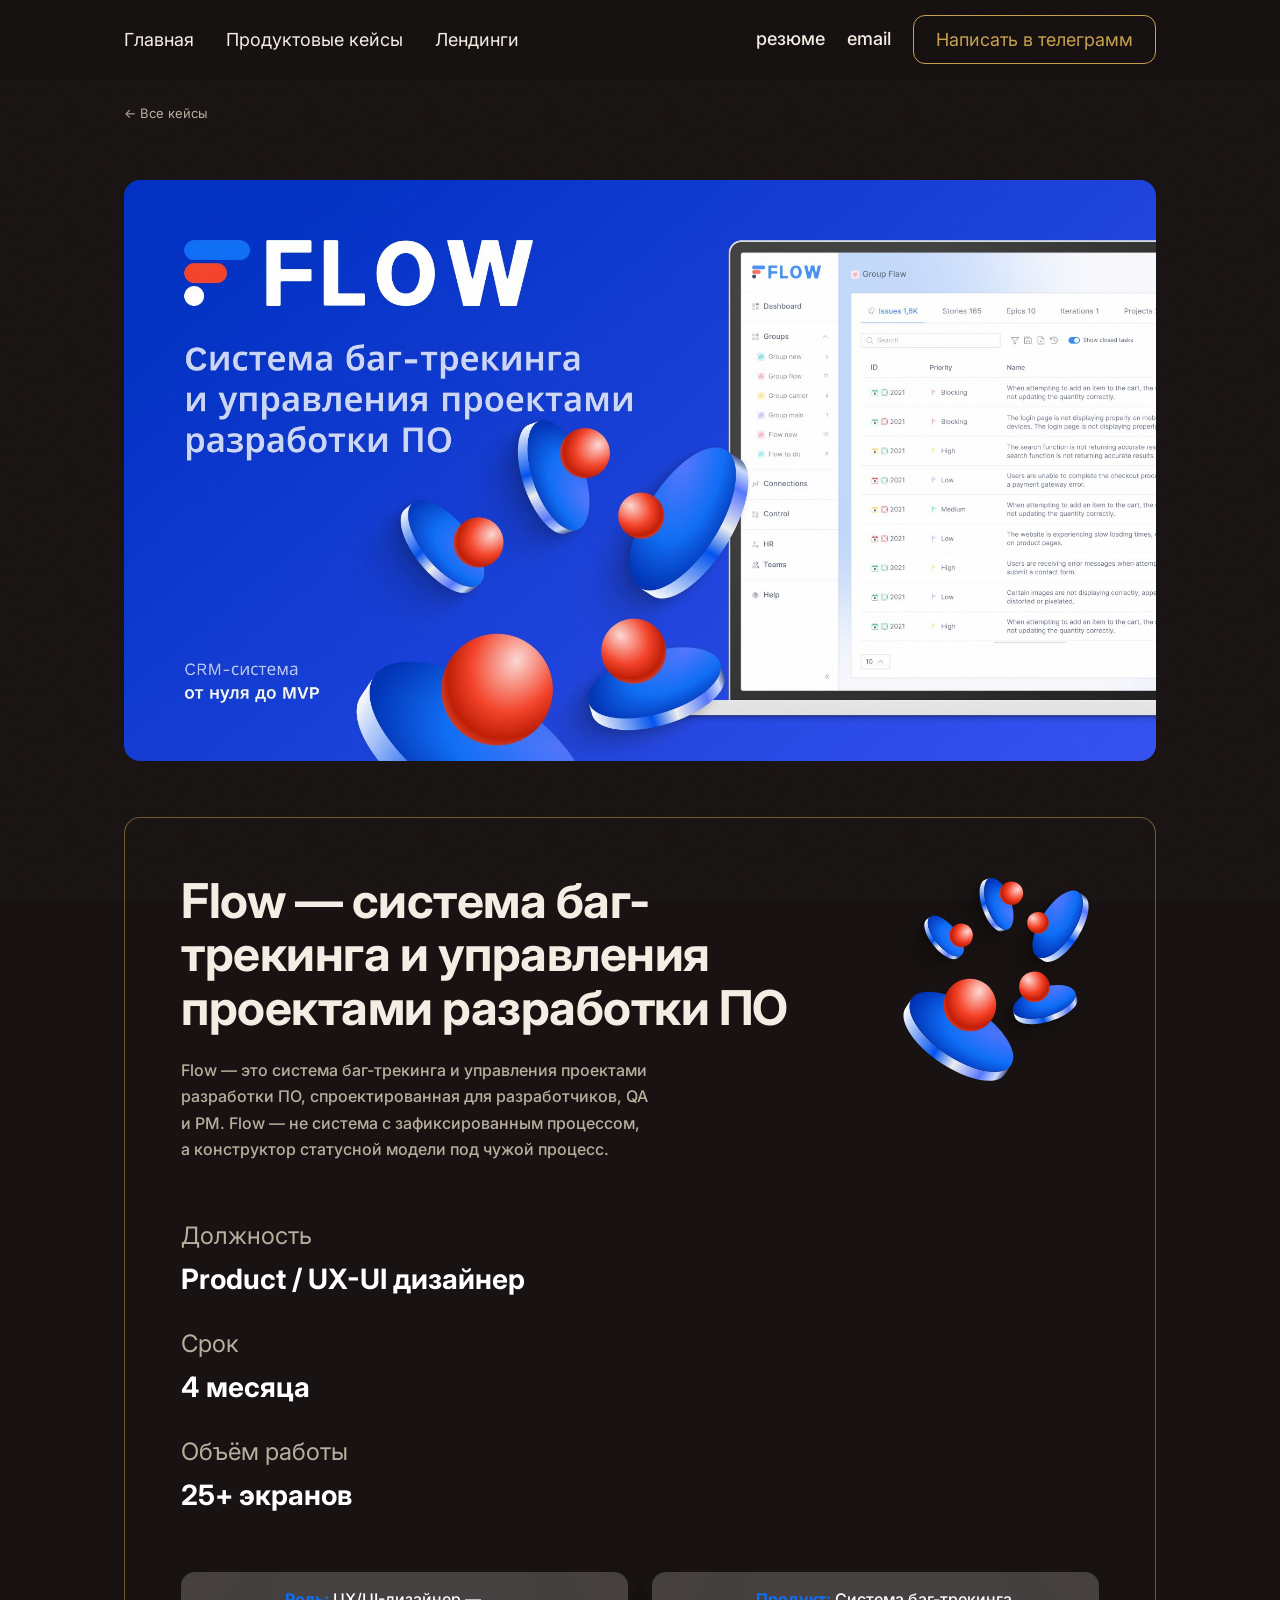
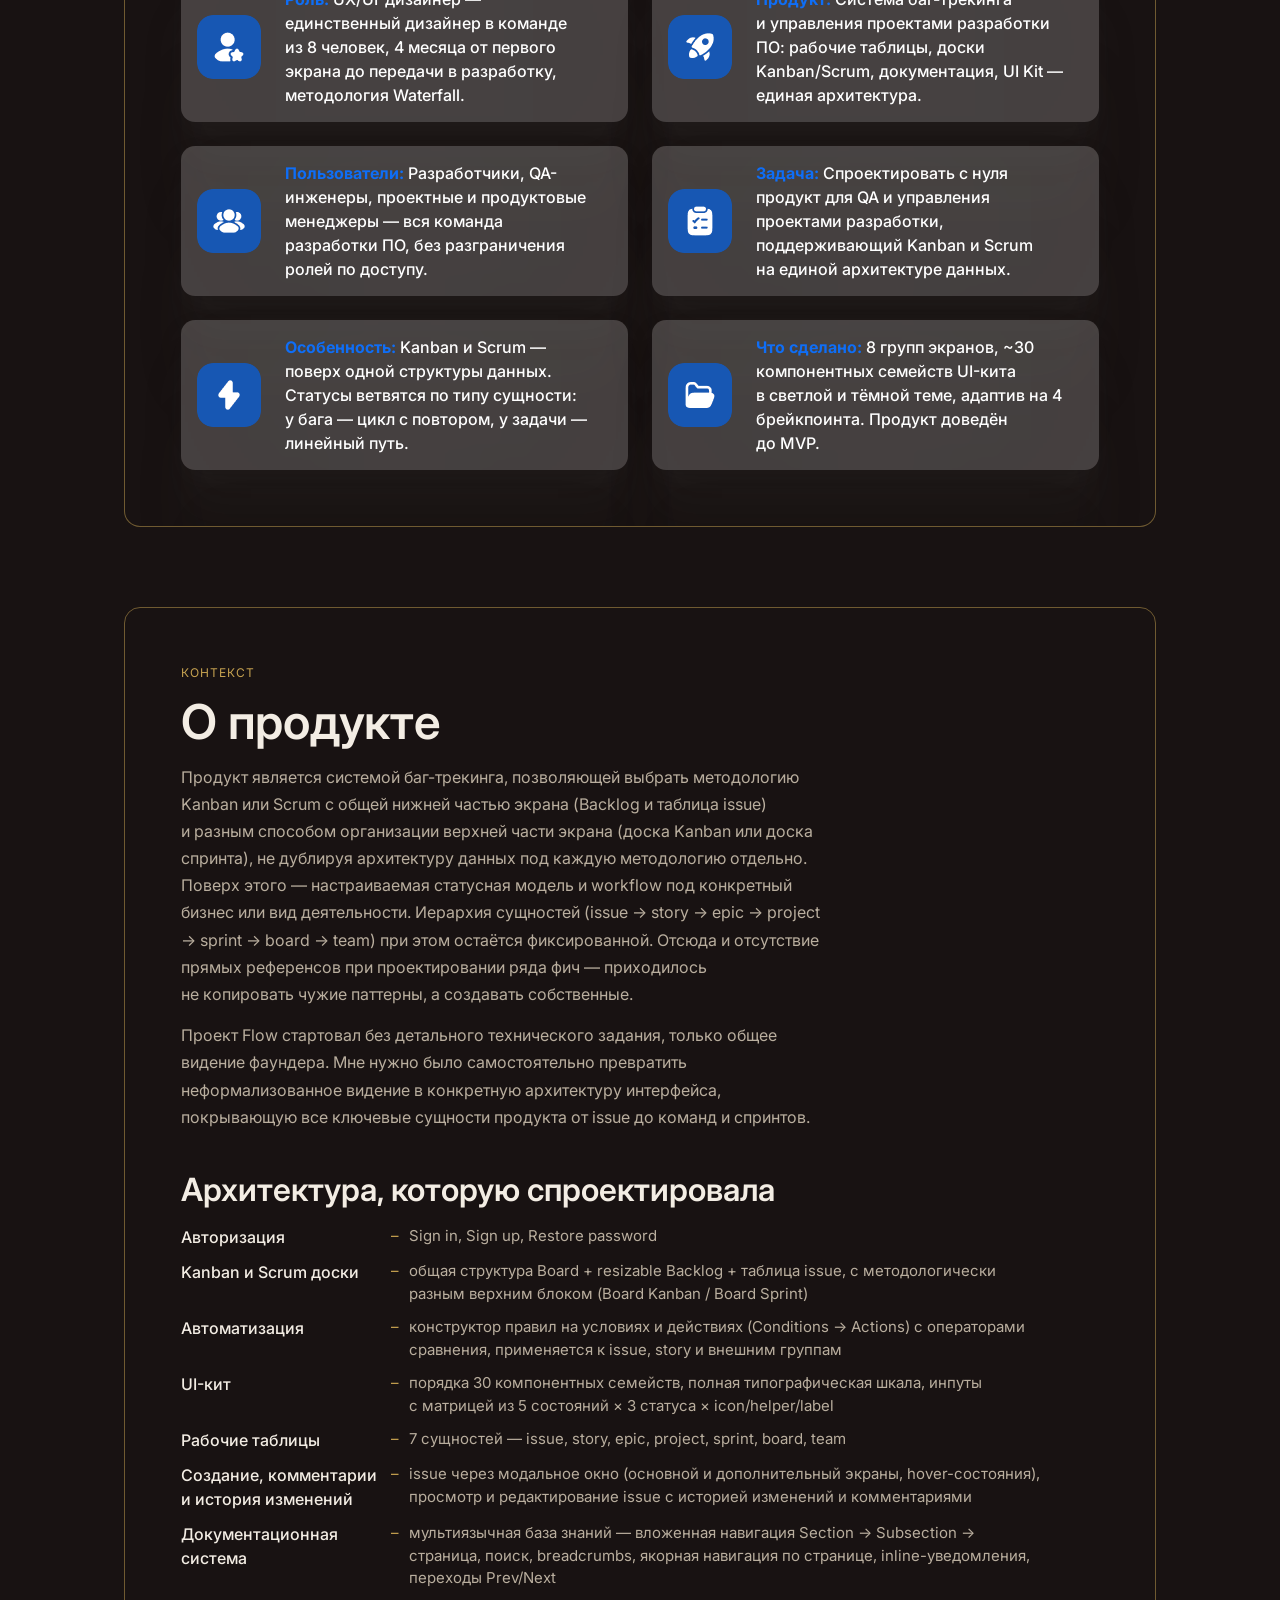
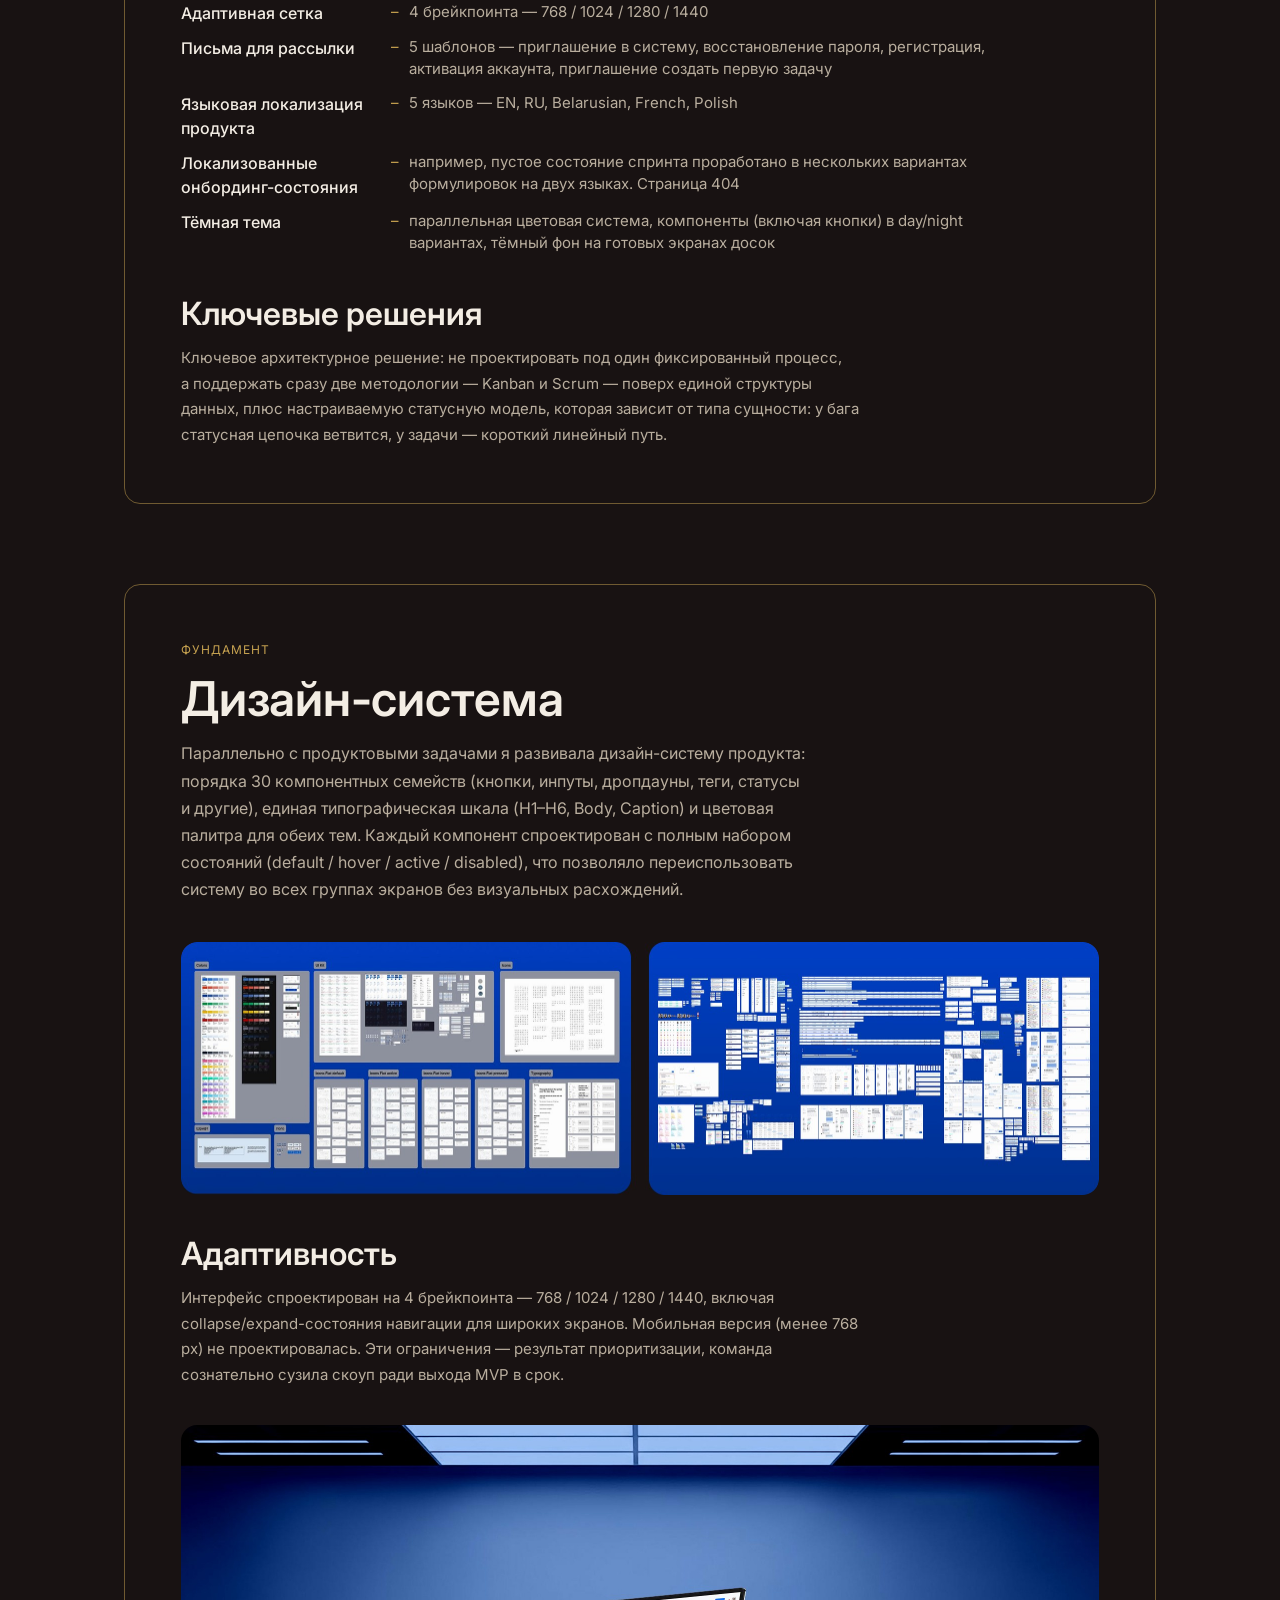
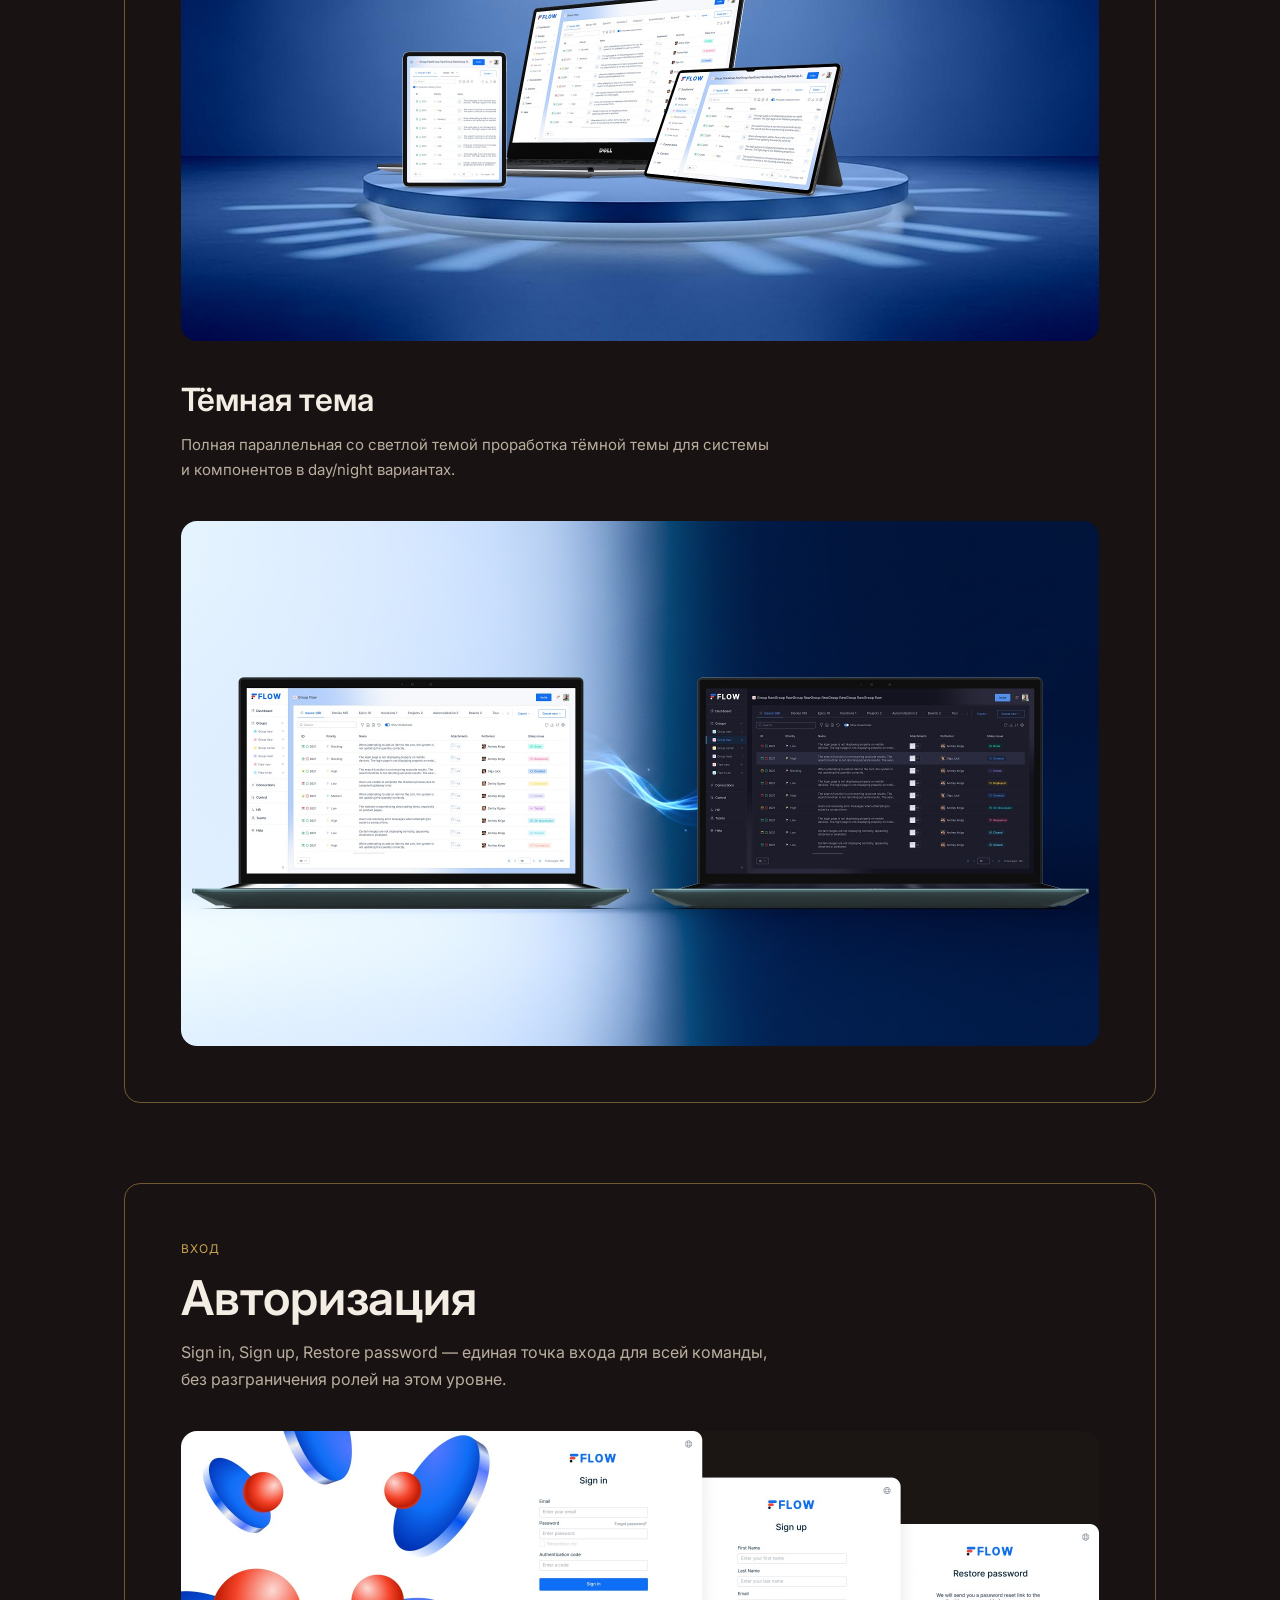
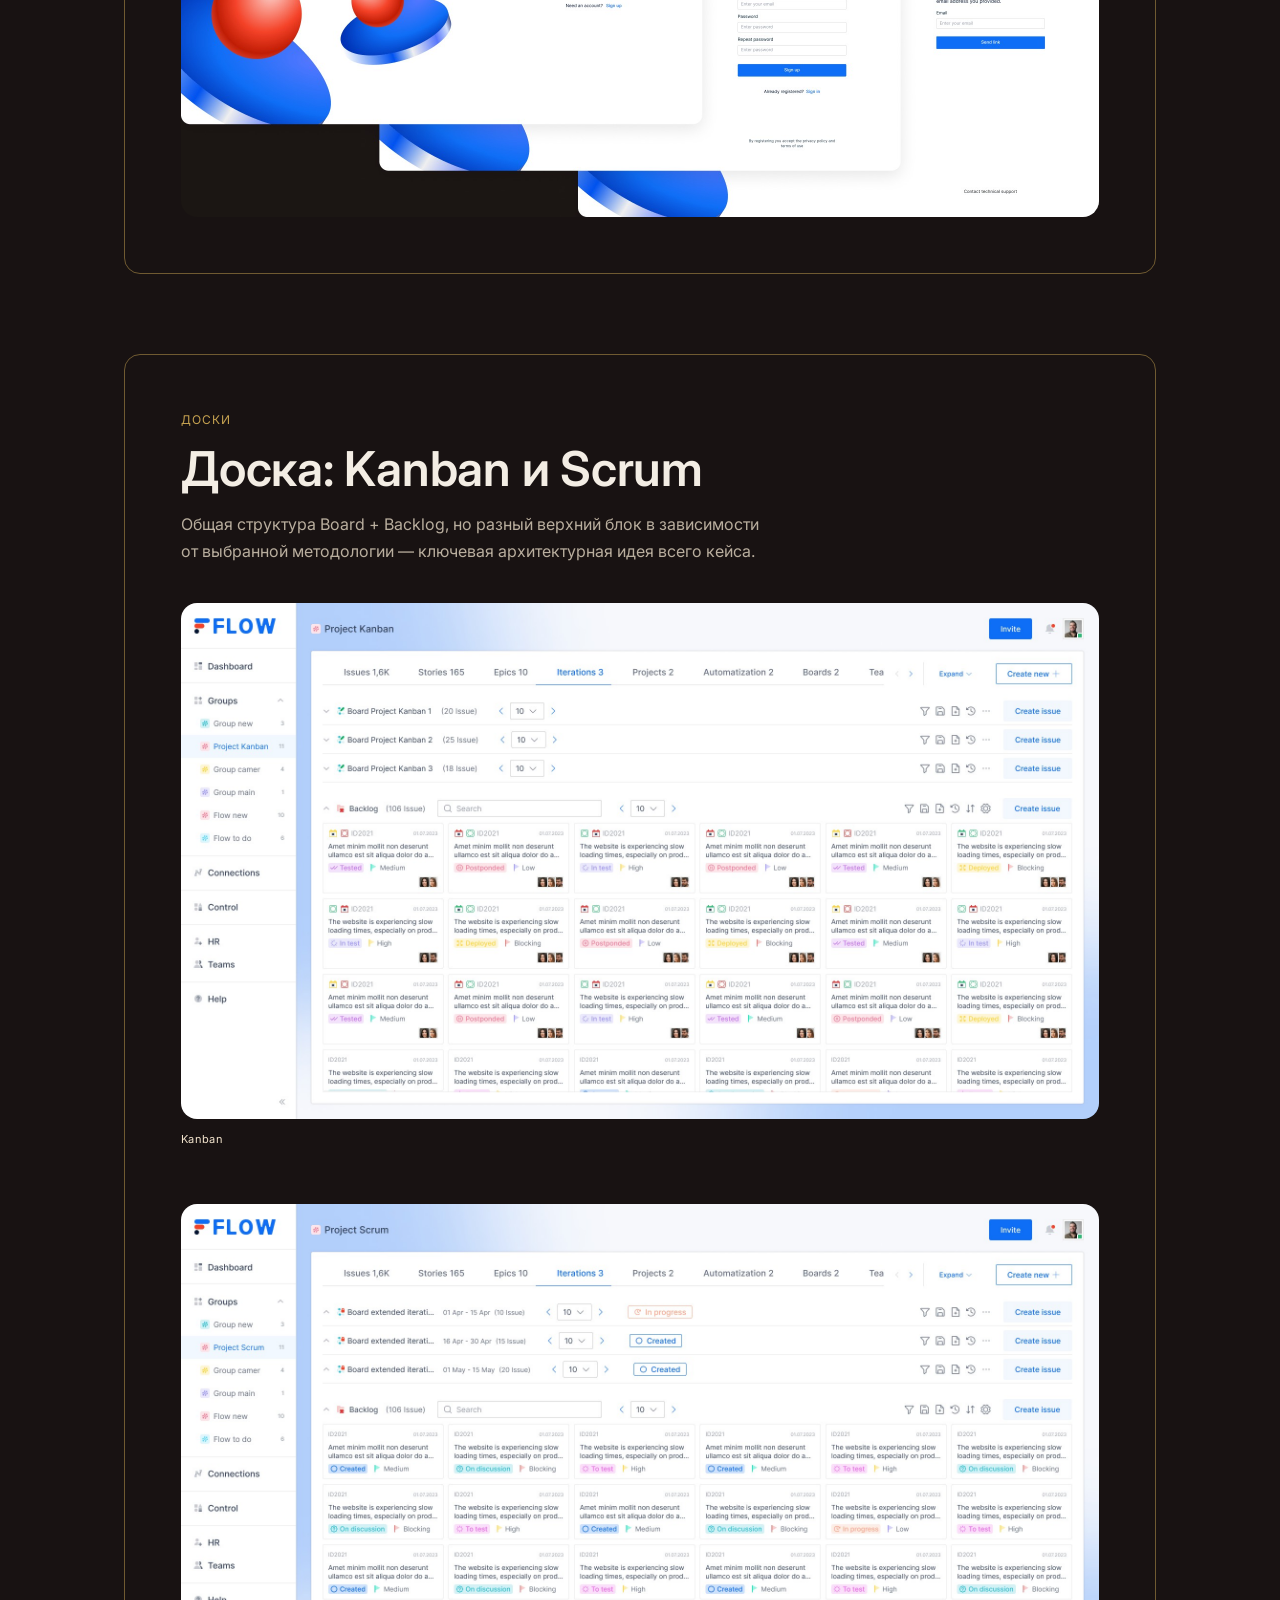
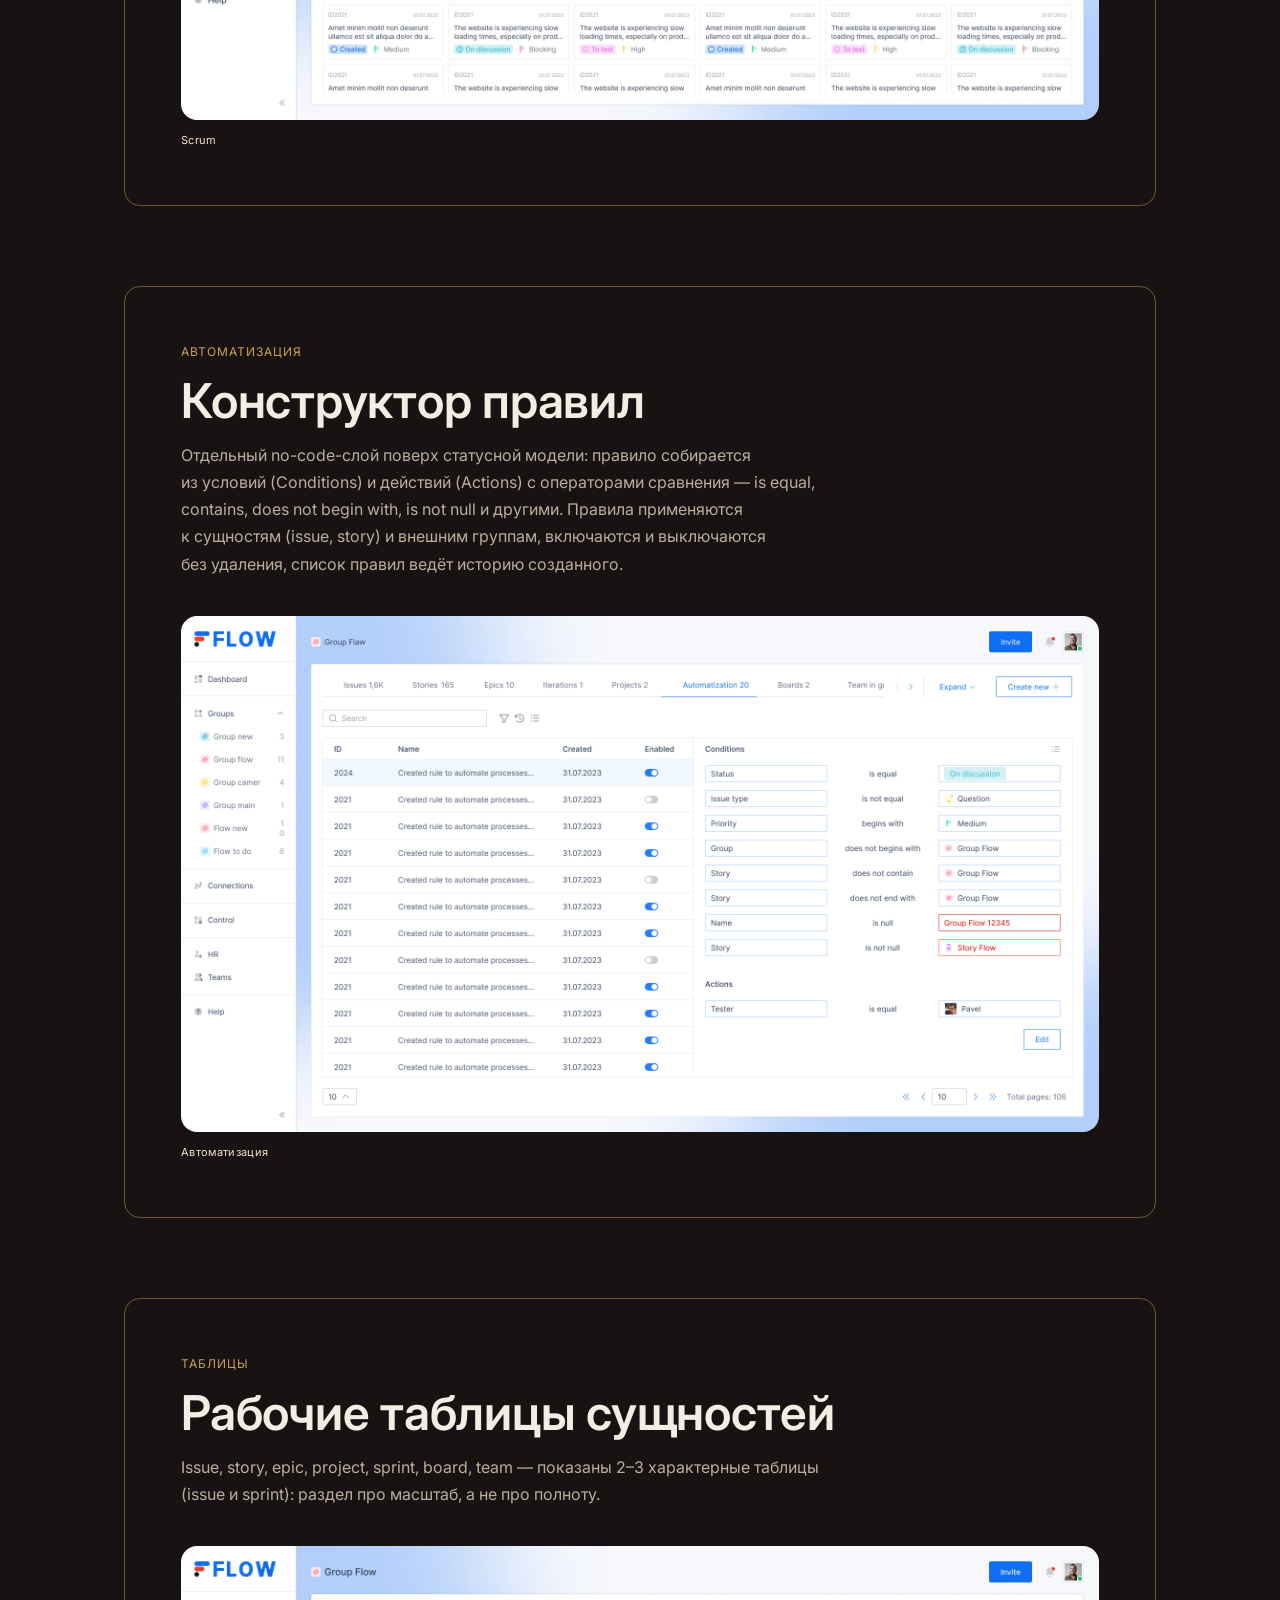
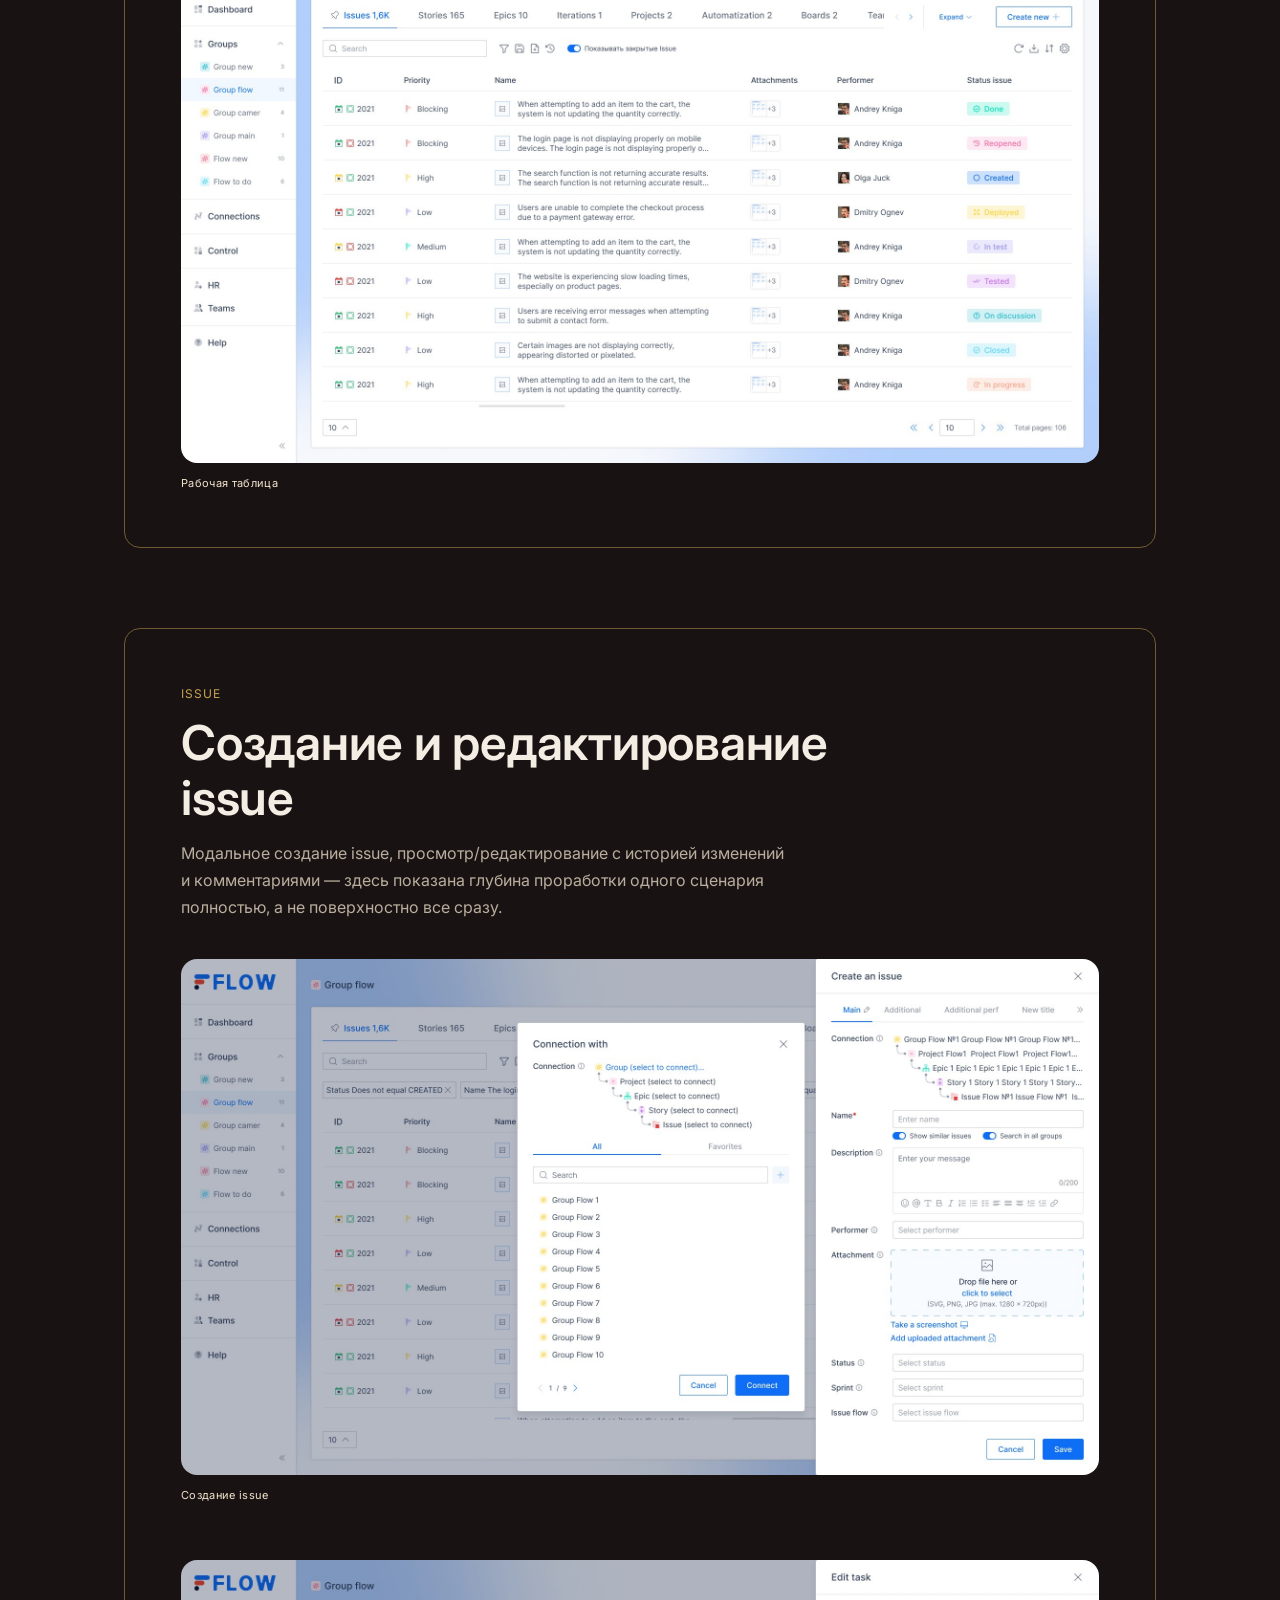
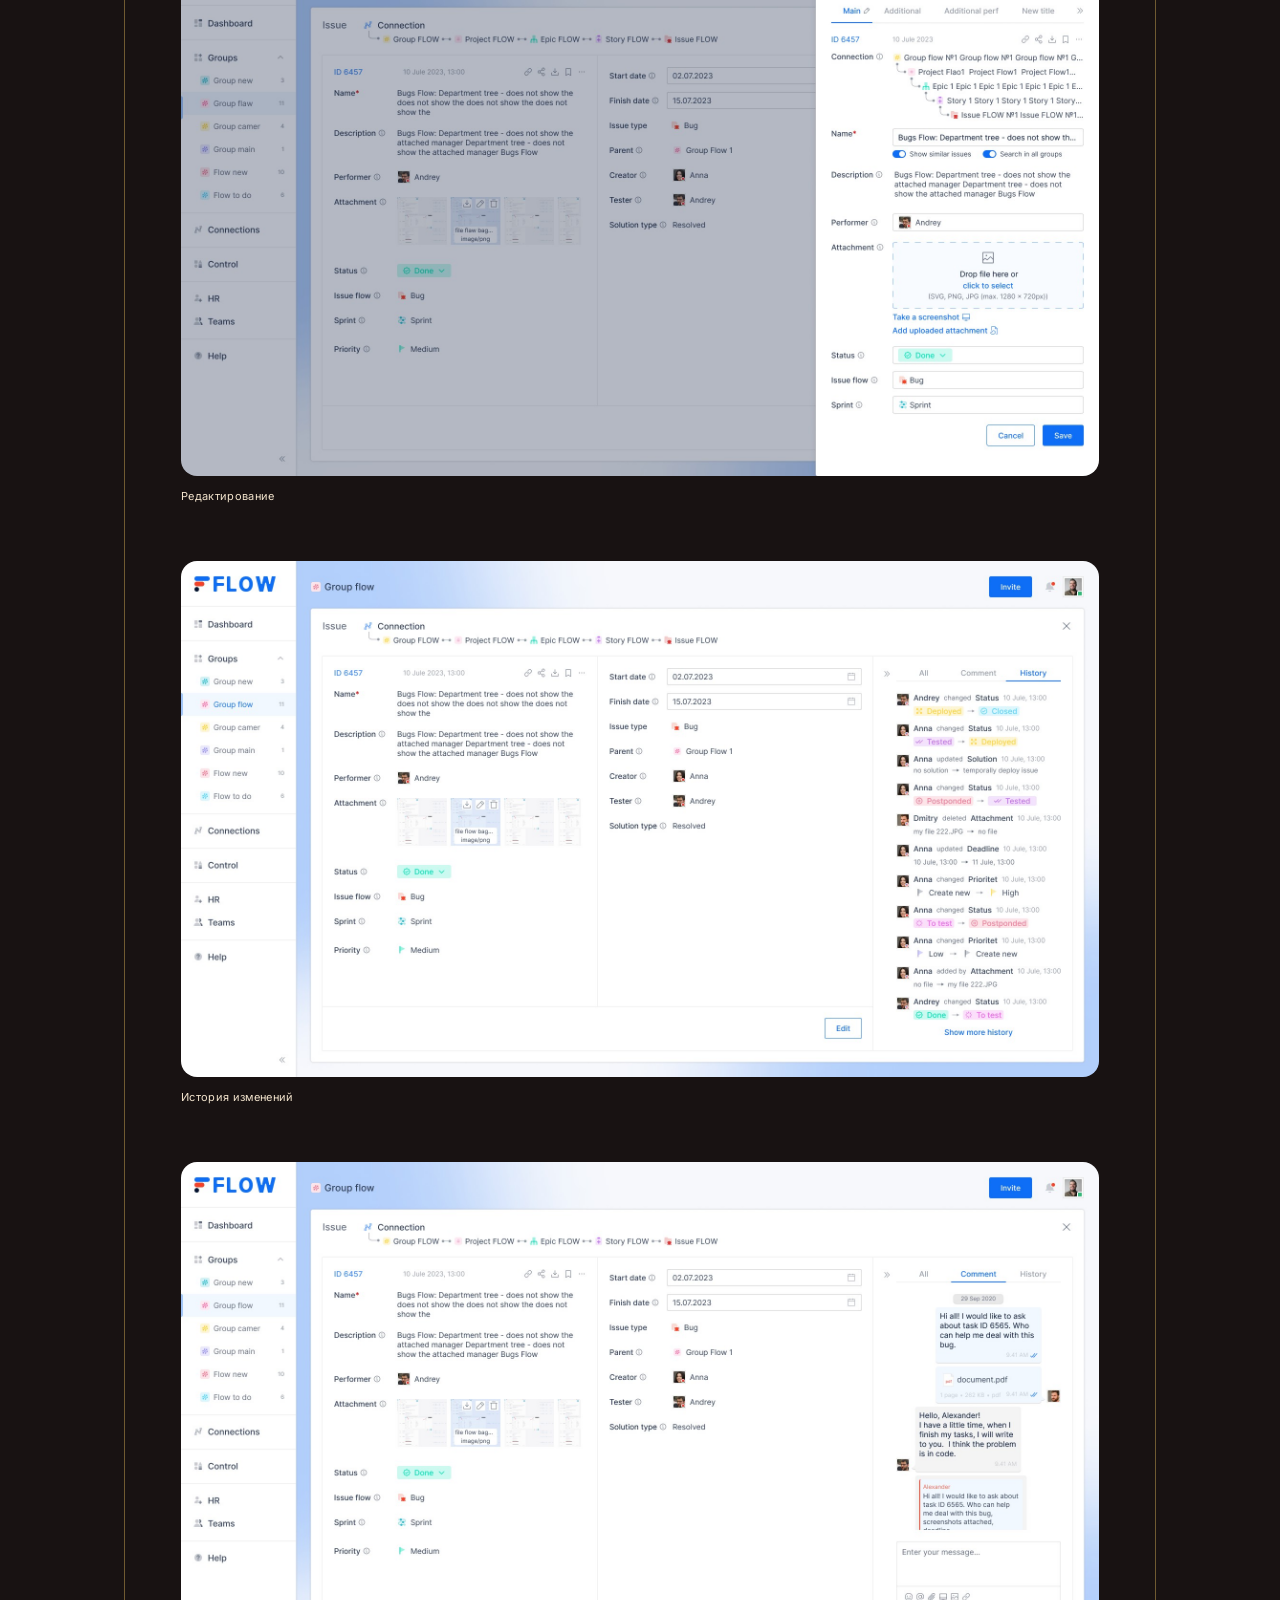
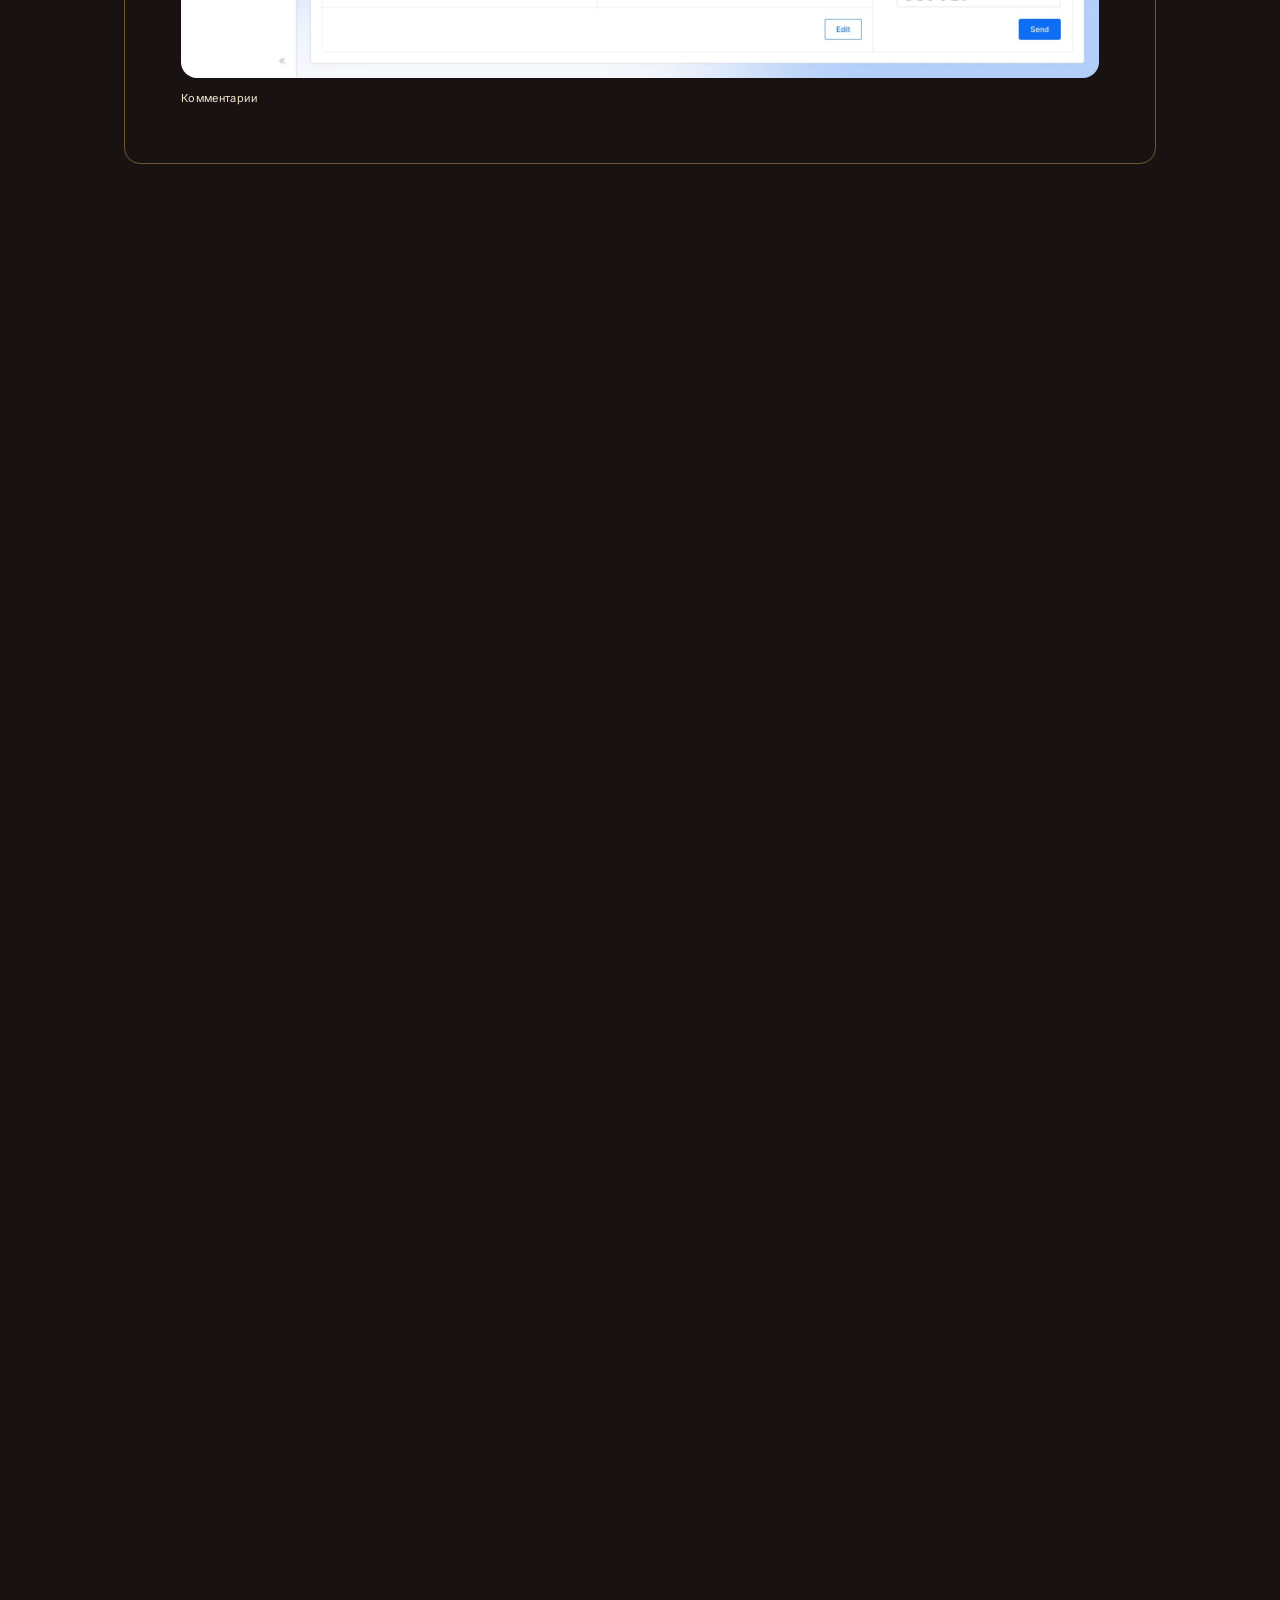
<file: flaw.html>
<!DOCTYPE html>

<html lang="ru">
<head>
<meta charset="utf-8"/>
<meta content="width=device-width, initial-scale=1.0" name="viewport"/>
<title>Flow — система баг-трекинга и управления проектами | Оксана Голубева</title>
<meta content="Кейс: Flow — система баг-трекинга и управления проектами разработки ПО. Product/UX-UI дизайн Оксаны Голубевой." name="description"/>
<meta property="og:type" content="article"/>
<meta property="og:site_name" content="Оксана Голубева — Product / UX/UI Designer"/>
<meta property="og:title" content="Flow — система баг-трекинга и управления проектами | Оксана Голубева"/>
<meta property="og:description" content="Кейс: Flow — система баг-трекинга и управления проектами разработки ПО. Product/UX-UI дизайн Оксаны Голубевой."/>
<meta property="og:url" content="https://oksanagolubeva.ru/flaw.html"/>
<meta property="og:image" content="https://oksanagolubeva.ru/assets/og/flaw.jpg"/>
<meta property="og:image:width" content="1200"/>
<meta property="og:image:height" content="630"/>
<meta name="twitter:card" content="summary_large_image"/>
<meta name="twitter:title" content="Flow — система баг-трекинга и управления проектами | Оксана Голубева"/>
<meta name="twitter:description" content="Кейс: Flow — система баг-трекинга и управления проектами разработки ПО. Product/UX-UI дизайн Оксаны Голубевой."/>
<meta name="twitter:image" content="https://oksanagolubeva.ru/assets/og/flaw.jpg"/>
<link href="https://fonts.googleapis.com" rel="preconnect"/>
<link crossorigin="" href="https://fonts.gstatic.com" rel="preconnect"/>
<link href="https://fonts.googleapis.com/css2?family=Inter:wght@400;500;600;700&amp;display=swap" rel="stylesheet"/>
<link href="assets/decor/favicon/favicon.ico" rel="icon" sizes="any"/>
<link href="assets/decor/favicon/favicon-32x32.png" rel="icon" sizes="32x32" type="image/png"/>
<link href="assets/decor/favicon/favicon-16x16.png" rel="icon" sizes="16x16" type="image/png"/>
<link href="assets/decor/favicon/apple-touch-icon.png" rel="apple-touch-icon" sizes="180x180"/>
<link href="styles.css" rel="stylesheet"/>
</head>
<body>
<header>
<div class="wrap inner">
<a class="header-avatar" href="index.html" aria-label="Главная"><img alt="" src="assets/decor/avatar-badge.svg"/></a>
<button aria-expanded="false" aria-label="Открыть меню" class="burger-btn" id="burgerBtn" type="button"><span></span><span></span><span></span></button>
<a class="nav-tg-btn mobile-tg-btn" href="https://t.me/holubevaaksana" rel="noopener" target="_blank">Написать в телеграм</a>
<nav class="mobile-menu" id="mobileMenu">
<a href="index.html">Главная</a>
<a href="index.html#cases">Продуктовые кейсы</a>
<a href="index.html#lendings">Лендинги</a>
<a href="https://drive.google.com/file/d/1Tp7GR92xKcT-lRftsW4J7q3wKh2T5zn_/view?usp=drive_link" rel="noopener" target="_blank">резюме</a>
<a class="email-copy" href="mailto:3733260@gmail.com">email</a>
</nav>
<nav class="nav-primary">
<a href="index.html">Главная</a>
<a href="index.html#cases">Продуктовые кейсы</a>
<a href="index.html#lendings">Лендинги</a>
</nav>
<div class="nav-secondary">
<a class="nav-text" href="https://drive.google.com/file/d/1Tp7GR92xKcT-lRftsW4J7q3wKh2T5zn_/view?usp=drive_link" target="_blank" rel="noopener">резюме</a>
<a class="nav-text email-copy" href="mailto:3733260@gmail.com">email</a>
<a class="nav-tg-btn" href="https://t.me/holubevaaksana" target="_blank" rel="noopener">Написать в телеграмм</a>
</div>
</div>
</header>
<div class="wrap" style="padding-top:100px;">
<a class="back-link" href="index.html">← Все кейсы</a>
</div>
<div class="wrap" style="margin-top:56px;">
  <img class="cover-top-img" src="assets/flaw-full/cover.jpg" alt="Flow">
</div>
<div class="wrap" style="margin-top:56px;">
<div class="hero-plate flaw-hero">
<div class="case-intro-grid">
<div class="case-intro-text">
<h1 class="case-title">Flow — система баг-трекинга и управления проектами разработки ПО</h1>
<p class="case-desc">Flow — это система баг-трекинга и управления проектами разработки ПО, спроектированная для разработчиков, QA и PM. Flow — не система с зафиксированным процессом, а конструктор статусной модели под чужой процесс.</p>
</div>
<div class="case-intro-logo flow-logo-wrap">
<img alt="Flow" src="assets/flaw-hero/decor.svg"/>
</div>
</div>
<div class="case-red-content">
<img alt="" class="case-photo-cutout" src="assets/flaw-hero/photo.png"/>
<div class="case-stats">
<div class="stat-row"><span class="stat-label">Должность</span><span class="stat-value">Product / UX-UI дизайнер</span></div>
<div class="stat-row"><span class="stat-label">Срок</span><span class="stat-value">4 месяца</span></div>
<div class="stat-row"><span class="stat-label">Объём работы</span><span class="stat-value">25+ экранов</span></div>
</div>
<div class="case-cards">
<div class="case-card">
<img alt="" class="case-card-icon" src="assets/flaw-hero/icon-role.png"/>
<p><b>Роль:</b> UX/UI-дизайнер — единственный дизайнер в команде из 8 человек, 4 месяца от первого экрана до передачи в разработку, методология Waterfall.</p>
</div>
<div class="case-card">
<img alt="" class="case-card-icon" src="assets/flaw-hero/icon-product.png"/>
<p><b>Продукт:</b> Система баг-трекинга и управления проектами разработки ПО: рабочие таблицы, доски Kanban/Scrum, документация, UI Kit — единая архитектура.</p>
</div>
<div class="case-card">
<img alt="" class="case-card-icon" src="assets/flaw-hero/icon-users.png"/>
<p><b>Пользователи:</b> Разработчики, QA-инженеры, проектные и продуктовые менеджеры — вся команда разработки ПО, без разграничения ролей по доступу.</p>
</div>
<div class="case-card">
<img alt="" class="case-card-icon" src="assets/flaw-hero/icon-task.png"/>
<p><b>Задача:</b> Спроектировать с нуля продукт для QA и управления проектами разработки, поддерживающий Kanban и Scrum на единой архитектуре данных.</p>
</div>
<div class="case-card">
<img alt="" class="case-card-icon" src="assets/flaw-hero/icon-feature.png"/>
<p><b>Особенность:</b> Kanban и Scrum — поверх одной структуры данных. Статусы ветвятся по типу сущности: у бага — цикл с повтором, у задачи — линейный путь.</p>
</div>
<div class="case-card">
<img alt="" class="case-card-icon" src="assets/flaw-hero/icon-done.png"/>
<p><b>Что сделано:</b> 8 групп экранов, ~30 компонентных семейств UI-кита в светлой и тёмной теме, адаптив на 4 брейкпоинта. Продукт доведён до MVP.</p>
</div>
</div>
</div>
</div>
</div>
<div class="wrap" id="flaw" style="margin-top:80px;">
<div class="block reveal"><div class="screens-plate">
<div class="plate-head">
<span class="block-tag">Контекст</span>
<h2 class="block-h">О продукте</h2>
<p class="block-p">Продукт является системой баг-трекинга, позволяющей выбрать методологию Kanban или Scrum с общей нижней частью экрана (Backlog и таблица issue) и разным способом организации верхней части экрана (доска Kanban или доска спринта), не дублируя архитектуру данных под каждую методологию отдельно. Поверх этого — настраиваемая статусная модель и workflow под конкретный бизнес или вид деятельности. Иерархия сущностей (issue → story → epic → project → sprint → board → team) при этом остаётся фиксированной. Отсюда и отсутствие прямых референсов при проектировании ряда фич — приходилось не копировать чужие паттерны, а создавать собственные.</p>
<p class="block-p">Проект Flow стартовал без детального технического задания, только общее видение фаундера. Мне нужно было самостоятельно превратить неформализованное видение в конкретную архитектуру интерфейса, покрывающую все ключевые сущности продукта от issue до команд и спринтов.</p>
</div>
<div class="subsection">
<h3 class="subsection-h">Архитектура, которую спроектировала</h3>
<ol class="spec-list spec-ol">
<li><span class="spec-label">Авторизация</span><span class="spec-dash">–</span><span class="spec-desc">Sign in, Sign up, Restore password</span></li>
<li><span class="spec-label">Kanban и Scrum доски</span><span class="spec-dash">–</span><span class="spec-desc">общая структура Board + resizable Backlog + таблица issue, с методологически разным верхним блоком (Board Kanban / Board Sprint)</span></li>
<li><span class="spec-label">Автоматизация</span><span class="spec-dash">–</span><span class="spec-desc">конструктор правил на условиях и действиях (Conditions → Actions) с операторами сравнения, применяется к issue, story и внешним группам</span></li>
<li><span class="spec-label">UI-кит</span><span class="spec-dash">–</span><span class="spec-desc">порядка 30 компонентных семейств, полная типографическая шкала, инпуты с матрицей из 5 состояний × 3 статуса × icon/helper/label</span></li>
<li><span class="spec-label">Рабочие таблицы</span><span class="spec-dash">–</span><span class="spec-desc">7 сущностей — issue, story, epic, project, sprint, board, team</span></li>
<li><span class="spec-label">Создание, комментарии и история изменений</span><span class="spec-dash">–</span><span class="spec-desc">issue через модальное окно (основной и дополнительный экраны, hover-состояния), просмотр и редактирование issue с историей изменений и комментариями</span></li>
<li><span class="spec-label">Документационная система</span><span class="spec-dash">–</span><span class="spec-desc">мультиязычная база знаний — вложенная навигация Section → Subsection → страница, поиск, breadcrumbs, якорная навигация по странице, inline-уведомления, переходы Prev/Next</span></li>
<li><span class="spec-label">Адаптивная сетка</span><span class="spec-dash">–</span><span class="spec-desc">4 брейкпоинта — 768 / 1024 / 1280 / 1440</span></li>
<li><span class="spec-label">Письма для рассылки</span><span class="spec-dash">–</span><span class="spec-desc">5 шаблонов — приглашение в систему, восстановление пароля, регистрация, активация аккаунта, приглашение создать первую задачу</span></li>
<li><span class="spec-label">Языковая локализация продукта</span><span class="spec-dash">–</span><span class="spec-desc">5 языков — EN, RU, Belarusian, French, Polish</span></li>
<li><span class="spec-label">Локализованные онбординг-состояния</span><span class="spec-dash">–</span><span class="spec-desc">например, пустое состояние спринта проработано в нескольких вариантах формулировок на двух языках. Страница 404</span></li>
<li><span class="spec-label">Тёмная тема</span><span class="spec-dash">–</span><span class="spec-desc">параллельная цветовая система, компоненты (включая кнопки) в day/night вариантах, тёмный фон на готовых экранах досок</span></li>
</ol>
</div>
<div class="subsection">
<h3 class="subsection-h">Ключевые решения</h3>
<p class="subsection-p">Ключевое архитектурное решение: не проектировать под один фиксированный процесс, а поддержать сразу две методологии — Kanban и Scrum — поверх единой структуры данных, плюс настраиваемую статусную модель, которая зависит от типа сущности: у бага статусная цепочка ветвится, у задачи — короткий линейный путь.</p>
</div>
</div></div>
<div class="block reveal"><div class="screens-plate">
<div class="plate-head">
<span class="block-tag">Фундамент</span>
<h2 class="block-h">Дизайн-система</h2>
<p class="block-p">Параллельно с продуктовыми задачами я развивала дизайн-систему продукта: порядка 30 компонентных семейств (кнопки, инпуты, дропдауны, теги, статусы и другие), единая типографическая шкала (H1–H6, Body, Caption) и цветовая палитра для обеих тем. Каждый компонент спроектирован с полным набором состояний (default / hover / active / disabled), что позволяло переиспользовать систему во всех группах экранов без визуальных расхождений.</p>
</div>
<div class="plate-images"><figure><img src="assets/flaw-full/ui-kit.jpg" alt="" loading="lazy"></figure></div>
<div class="subsection">
<h3 class="subsection-h">Адаптивность</h3>
<p class="subsection-p">Интерфейс спроектирован на 4 брейкпоинта — 768 / 1024 / 1280 / 1440, включая collapse/expand-состояния навигации для широких экранов. Мобильная версия (менее 768 px) не проектировалась. Эти ограничения — результат приоритизации, команда сознательно сузила скоуп ради выхода MVP в срок.</p>
<div class="plate-images"><figure><img src="assets/flaw-full/responsive.jpg" alt="" loading="lazy"></figure></div>
</div>
<div class="subsection">
<h3 class="subsection-h">Тёмная тема</h3>
<p class="subsection-p">Полная параллельная со светлой темой проработка тёмной темы для системы и компонентов в day/night вариантах.</p>
<div class="plate-images"><figure><img src="assets/flaw-full/theme-light-dark.jpg" alt="" loading="lazy"></figure></div>
</div>
</div></div>
<div class="block reveal"><div class="screens-plate">
<div class="plate-head">
<span class="block-tag">Вход</span>
<h2 class="block-h">Авторизация</h2>
<p class="block-p">Sign in, Sign up, Restore password — единая точка входа для всей команды, без разграничения ролей на этом уровне.</p>
</div>
<div class="plate-images"><figure><img alt="" loading="lazy" src="assets/flaw-full/auth.jpg"/></figure></div>
</div></div>
<div class="block reveal"><div class="screens-plate">
<div class="plate-head">
<span class="block-tag">Доски</span>
<h2 class="block-h">Доска: Kanban и Scrum</h2>
<p class="block-p">Общая структура Board + Backlog, но разный верхний блок в зависимости от выбранной методологии — ключевая архитектурная идея всего кейса.</p>
</div>
<div class="plate-images">
<figure><img alt="" loading="lazy" src="assets/flaw-full/board-kanban.jpg"/><figcaption>Kanban</figcaption></figure>
<figure style="margin-top:24px;"><img alt="" loading="lazy" src="assets/flaw-full/board-scrum.jpg"/><figcaption>Scrum</figcaption></figure>
</div>
</div></div>
<div class="block reveal"><div class="screens-plate">
<div class="plate-head">
<span class="block-tag">Автоматизация</span>
<h2 class="block-h">Конструктор правил</h2>
<p class="block-p">Отдельный no-code-слой поверх статусной модели: правило собирается из условий (Conditions) и действий (Actions) с операторами сравнения — is equal, contains, does not begin with, is not null и другими. Правила применяются к сущностям (issue, story) и внешним группам, включаются и выключаются без удаления, список правил ведёт историю созданного.</p>
</div>
<div class="plate-images">
<figure><img alt="" loading="lazy" src="assets/flaw-full/automatization.jpg"/><figcaption>Автоматизация</figcaption></figure>
</div>
</div></div>
<div class="block reveal"><div class="screens-plate">
<div class="plate-head">
<span class="block-tag">Таблицы</span>
<h2 class="block-h">Рабочие таблицы сущностей</h2>
<p class="block-p">Issue, story, epic, project, sprint, board, team — показаны 2–3 характерные таблицы (issue и sprint): раздел про масштаб, а не про полноту.</p>
</div>
<div class="plate-images"><figure><img src="assets/flaw-full/entity-table.jpg" alt="" loading="lazy"><figcaption>Рабочая таблица</figcaption></figure></div>
</div></div>
<div class="block reveal"><div class="screens-plate">
<div class="plate-head">
<span class="block-tag">Issue</span>
<h2 class="block-h">Создание и редактирование issue</h2>
<p class="block-p">Модальное создание issue, просмотр/редактирование с историей изменений и комментариями — здесь показана глубина проработки одного сценария полностью, а не поверхностно все сразу.</p>
</div>
<div class="plate-images">
<figure><img alt="" loading="lazy" src="assets/flaw-full/issue-create.jpg"/><figcaption>Создание issue</figcaption></figure>
<figure style="margin-top:24px;"><img alt="" loading="lazy" src="assets/flaw-full/issue-edit.jpg"/><figcaption>Редактирование</figcaption></figure>
<figure style="margin-top:24px;"><img alt="" loading="lazy" src="assets/flaw-full/issue-history.jpg"/><figcaption>История изменений</figcaption></figure>
<figure style="margin-top:24px;"><img alt="" loading="lazy" src="assets/flaw-full/issue-comments.jpg"/><figcaption>Комментарии</figcaption></figure>
</div>
</div></div>
<div class="block reveal"><div class="screens-plate">
<div class="plate-head">
<span class="block-tag">База знаний</span>
<h2 class="block-h">Документационная система</h2>
<p class="block-p">Мультиязычная база знаний на 5 языках — сильная деталь, которой обычно нет в трекерах такого масштаба. Вложенная навигация до 3 уровней (Section → Subsection → страница), якорное оглавление справа, блоки кода с подсветкой синтаксиса для API-примеров (GraphQL mutations), inline-компоненты предупреждений.</p>
</div>
<div class="plate-images">
<figure><img alt="" loading="lazy" src="assets/flaw-full/docs-detail.jpg"/></figure>
</div>
</div></div>
<div class="block reveal"><div class="screens-plate">
<div class="plate-head">
<span class="block-tag">Рассылка</span>
<h2 class="block-h">Письма рассылки</h2>
<p class="block-p">Три ключевых сценария из пяти: приглашение в систему, активация аккаунта после регистрации, призыв создать первую задачу — вспомогательный, но живой слой продукта.</p>
</div>
<div class="plate-images"><figure><img alt="" loading="lazy" src="assets/flaw-full/emails.png"/></figure></div>
</div></div>
<div class="block reveal"><div class="screens-plate">
<div class="plate-head">
<span class="block-tag">Процесс</span>
<h2 class="block-h">Процесс и передача в разработку</h2>
</div>
<ul class="punch-list">
<li>Проводила анализ конкурентов и практик в сфере project- и QA-менеджмента для обоснования дизайн-решений</li>
<li>Регулярно взаимодействовала с PM для формализации требований при отсутствии детального ТЗ</li>
<li>Разработала фирменный стиль и логотип — концепция родилась на совместном брейншторме с командой</li>
<li>Собрала UI-кит (кнопки, иконки, формы, палитра, типографика) с параллельной полной проработкой светлой и тёмной темы</li>
<li>Спроектировала 8 групп экранов: авторизация, рабочие таблицы (issue/story/epic/project/sprint/board/team), создание и редактирование issue, мультиязычная документационная система с поиском, работа с вложениями, письма рассылки, 404</li>
<li>Проработала адаптивную сетку на 4 брейкпоинта (768/1024/1280/1440)</li>
<li>Постоянно сверяла решения с техническими возможностями фронтенда</li>
<li>Аргументировала решения перед фаундером и командой, когда бизнес-требование противоречило удобству использования</li>
<li>Проводила самостоятельную проверку экранов на логику и юзабилити перед передачей в разработку</li>
</ul>
</div></div>
<div class="block reveal"><div class="screens-plate">
<div class="plate-head">
<span class="block-tag">Итог</span>
<h2 class="block-h">Результат</h2>
<p class="block-p">Проект дал опыт полного цикла продуктового дизайна в условиях неопределённости: без готового ТЗ, без референсов для части фич, с прямой зависимостью от технических возможностей команды разработки. Работа по Waterfall-методологии потребовала точной фиксации решений на старте и умения формализовывать неявные требования фаундера в конкретную архитектуру интерфейса.</p>
<p class="block-p">Продукт за 4 месяца доведён до MVP, а дизайн-система осталась согласованной с тем, что команда физически могла реализовать на данном этапе. Дальнейшая судьба проекта неизвестна, по имеющимся данным используется фаундером во внутренних проектах.</p>
</div>
<div class="plate-images"><figure><img src="assets/flaw-full/result.jpg" alt="" loading="lazy" style="border-radius:16px;"></figure></div>
</div></div>
</div>
<footer>
<div class="wrap">
<h2>Готова присоединиться к сильной команде!<br/><span class="word-ellipse ellipse-svyazhites"><b>Свяжитесь</b><svg width="274" height="87" viewBox="0 0 274 87" fill="none" xmlns="http://www.w3.org/2000/svg"><path d="M134.797 1.35444C172.445 -0.17267 206.693 3.3124 231.622 10.3086C244.091 13.8083 254.172 18.1706 261.175 23.18C268.189 28.1963 271.976 33.7534 272.215 39.6357C272.453 45.5157 269.223 51.0933 262.796 56.2567C256.368 61.4202 246.867 66.0609 234.905 70.0352C210.993 77.9797 177.503 83.1781 139.835 84.7061C102.168 86.234 67.5567 83.7984 42.2679 77.8472C29.6168 74.87 19.3638 71.0279 12.2347 66.4085C5.0982 61.7844 1.25056 56.4941 1.01296 50.6365C0.774466 44.7536 4.09544 38.9084 10.6715 33.3412C17.2387 27.7814 26.9224 22.6173 39.0574 18.1196C63.3167 9.12825 97.1496 2.88157 134.797 1.35444Z" stroke="url(#paint0_linear_6170_7429)" stroke-width="2"/><defs><linearGradient id="paint0_linear_6170_7429" x1="0.013275" y1="50.6775" x2="273.214" y2="39.5956" gradientUnits="userSpaceOnUse"><stop stop-color="#F3EDE4"/><stop offset="0.548077" stop-color="#C09D4E"/></linearGradient></defs></svg></span> со мной<img class="avatar-badge" src="assets/decor/avatar-badge.svg" alt=""> удобным способом<img class="message-icon" src="assets/decor/message-icon.svg" alt=""></h2>
<div class="flinks">
<a href="https://t.me/holubevaaksana" rel="noopener" target="_blank">telegram</a><a href="mailto:3733260@gmail.com" class="email-copy">email</a><a href="https://www.instagram.com/o.golubeva.designer/" rel="noopener" target="_blank">instagram</a><a href="https://drive.google.com/file/d/1Tp7GR92xKcT-lRftsW4J7q3wKh2T5zn_/view?usp=drive_link" target="_blank" rel="noopener">резюме</a>
</div>
<div class="fend">Оксана Голубева — Product / UX/UI Designer</div>
</div>
</footer>
<script src="script.js"></script>
</body>
</html>
</file>
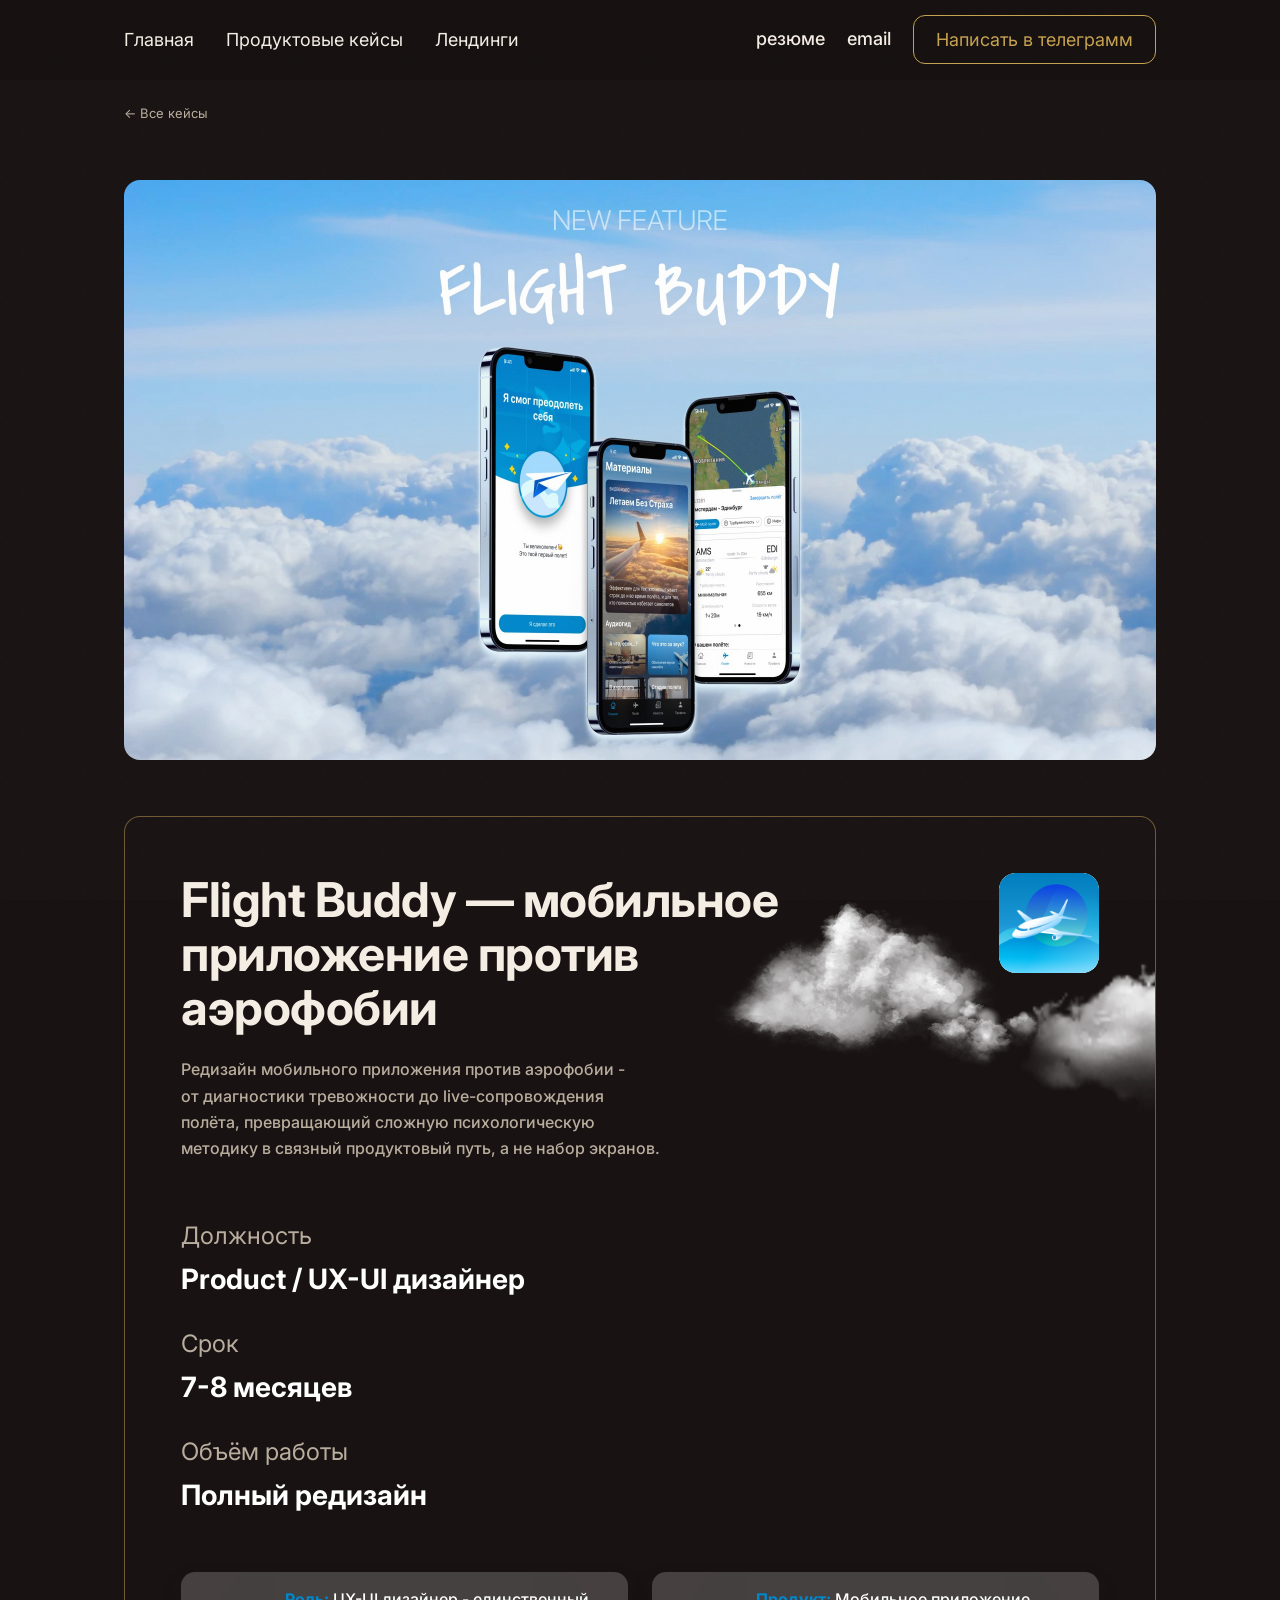
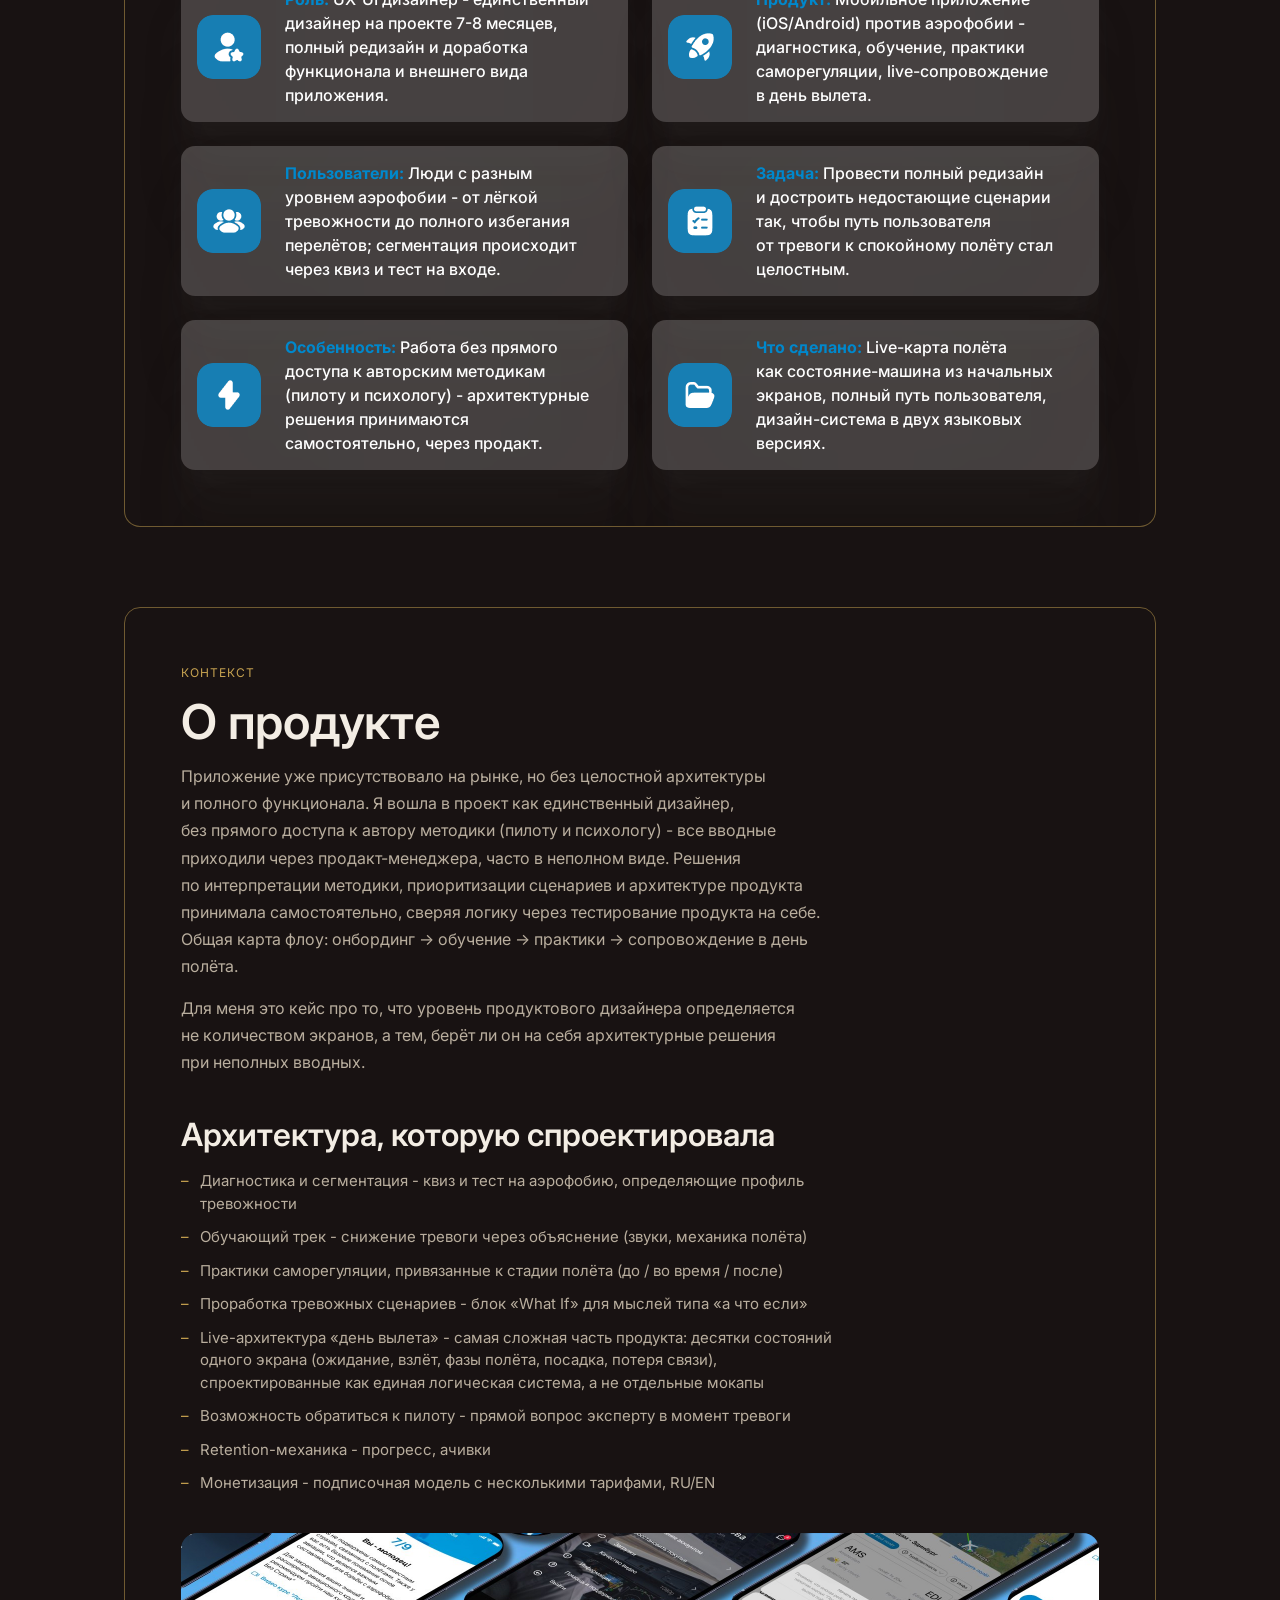
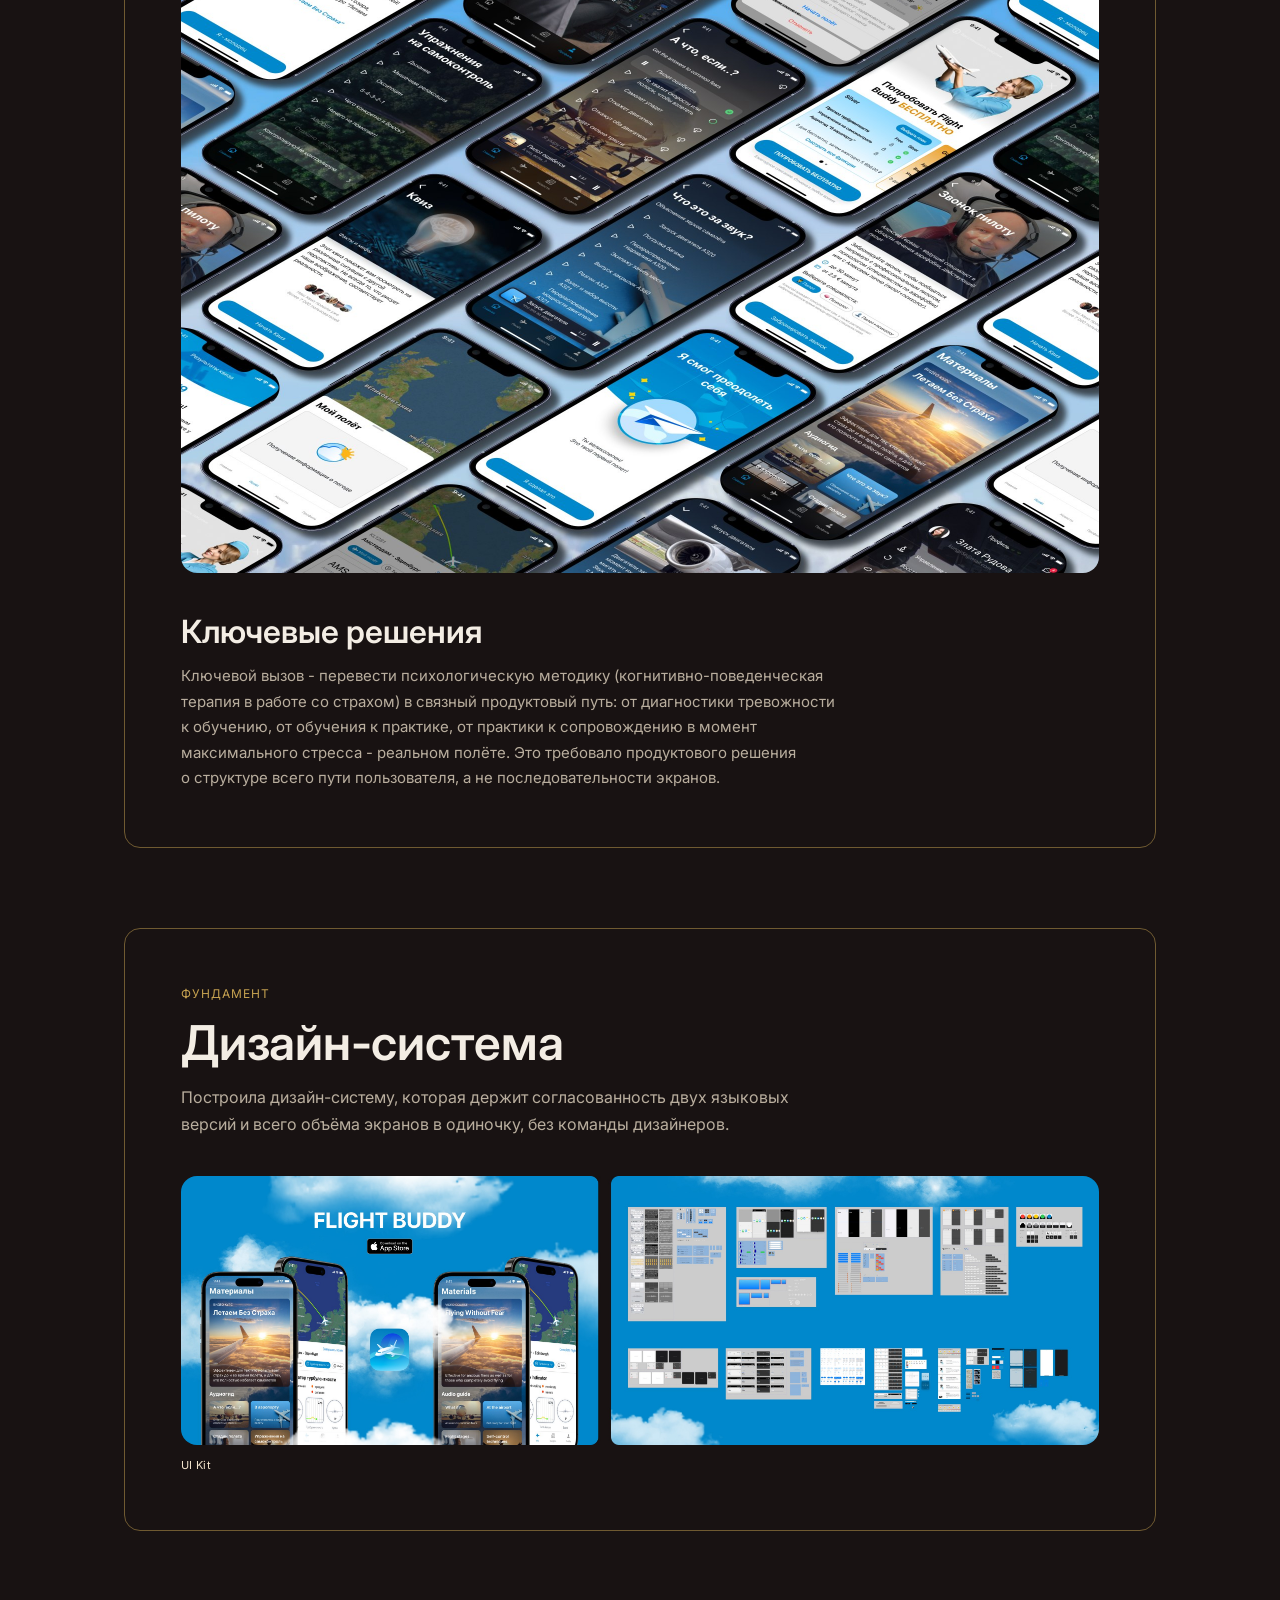
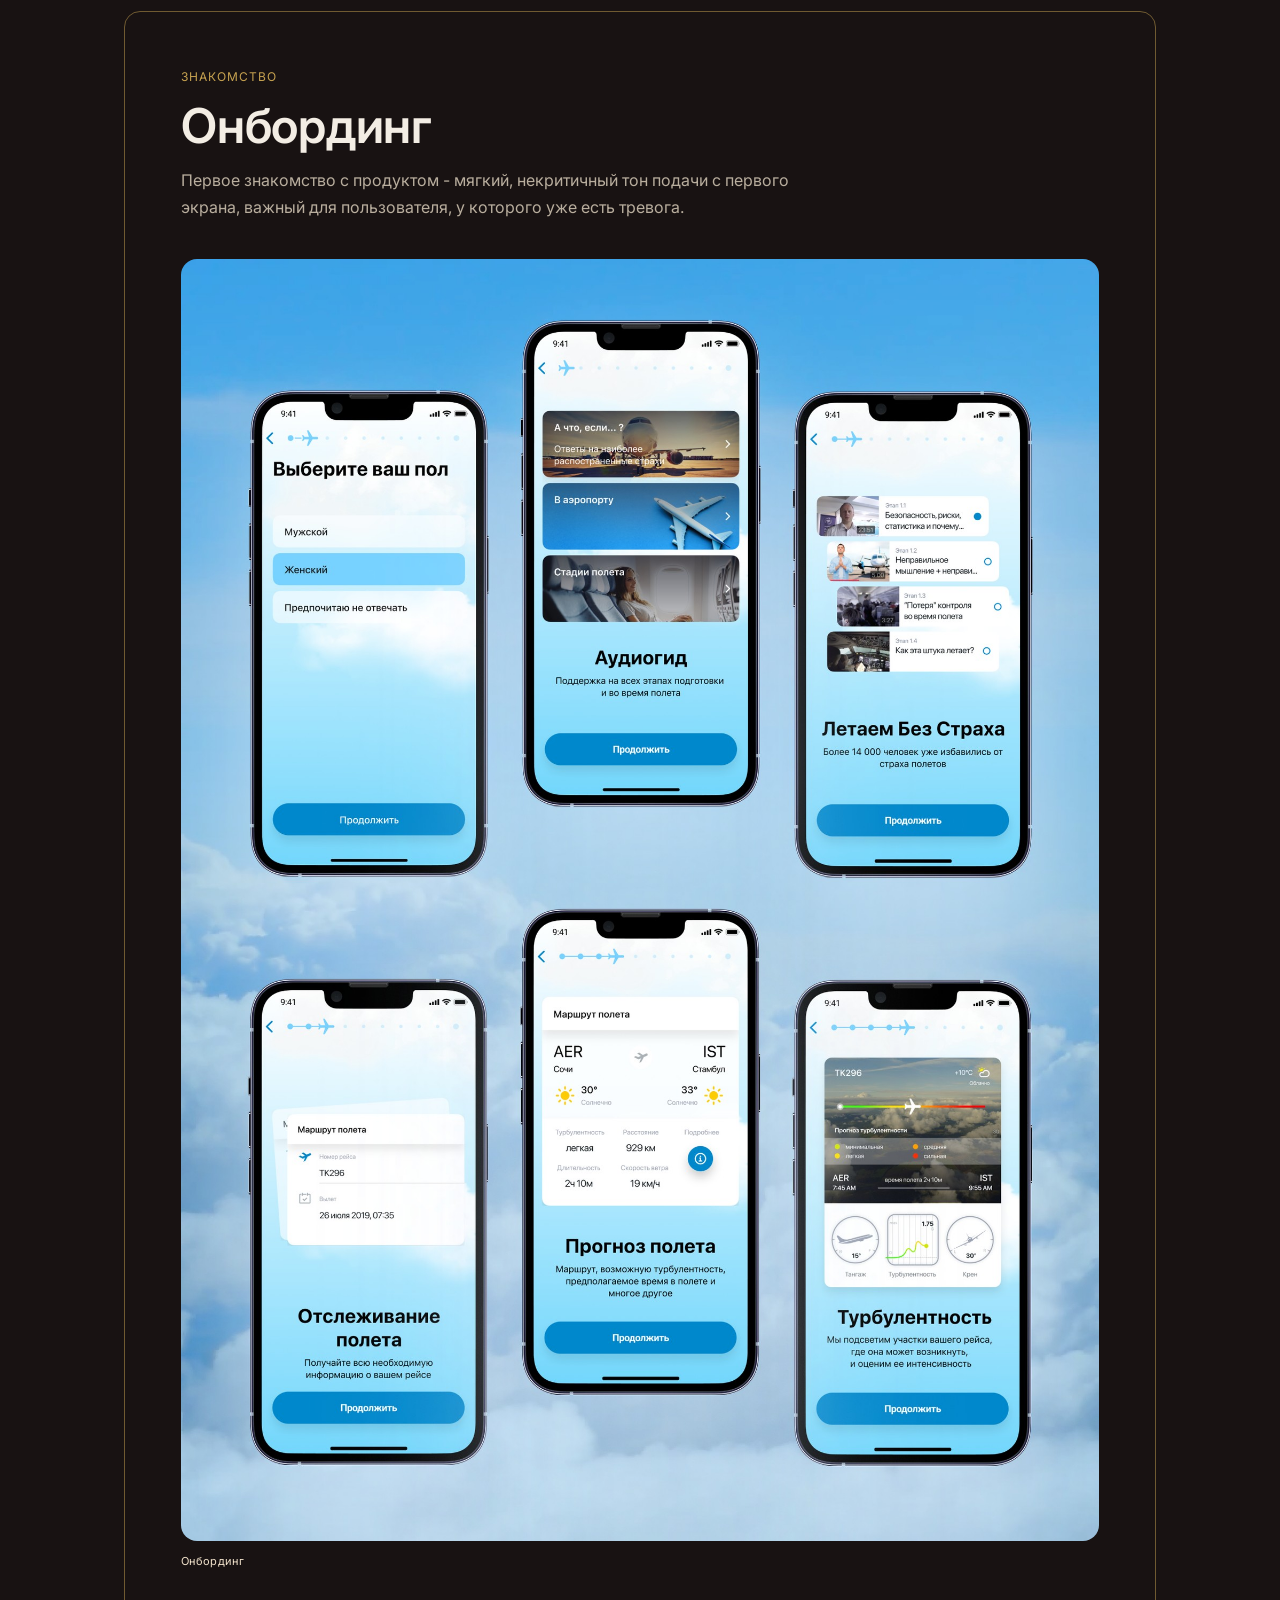
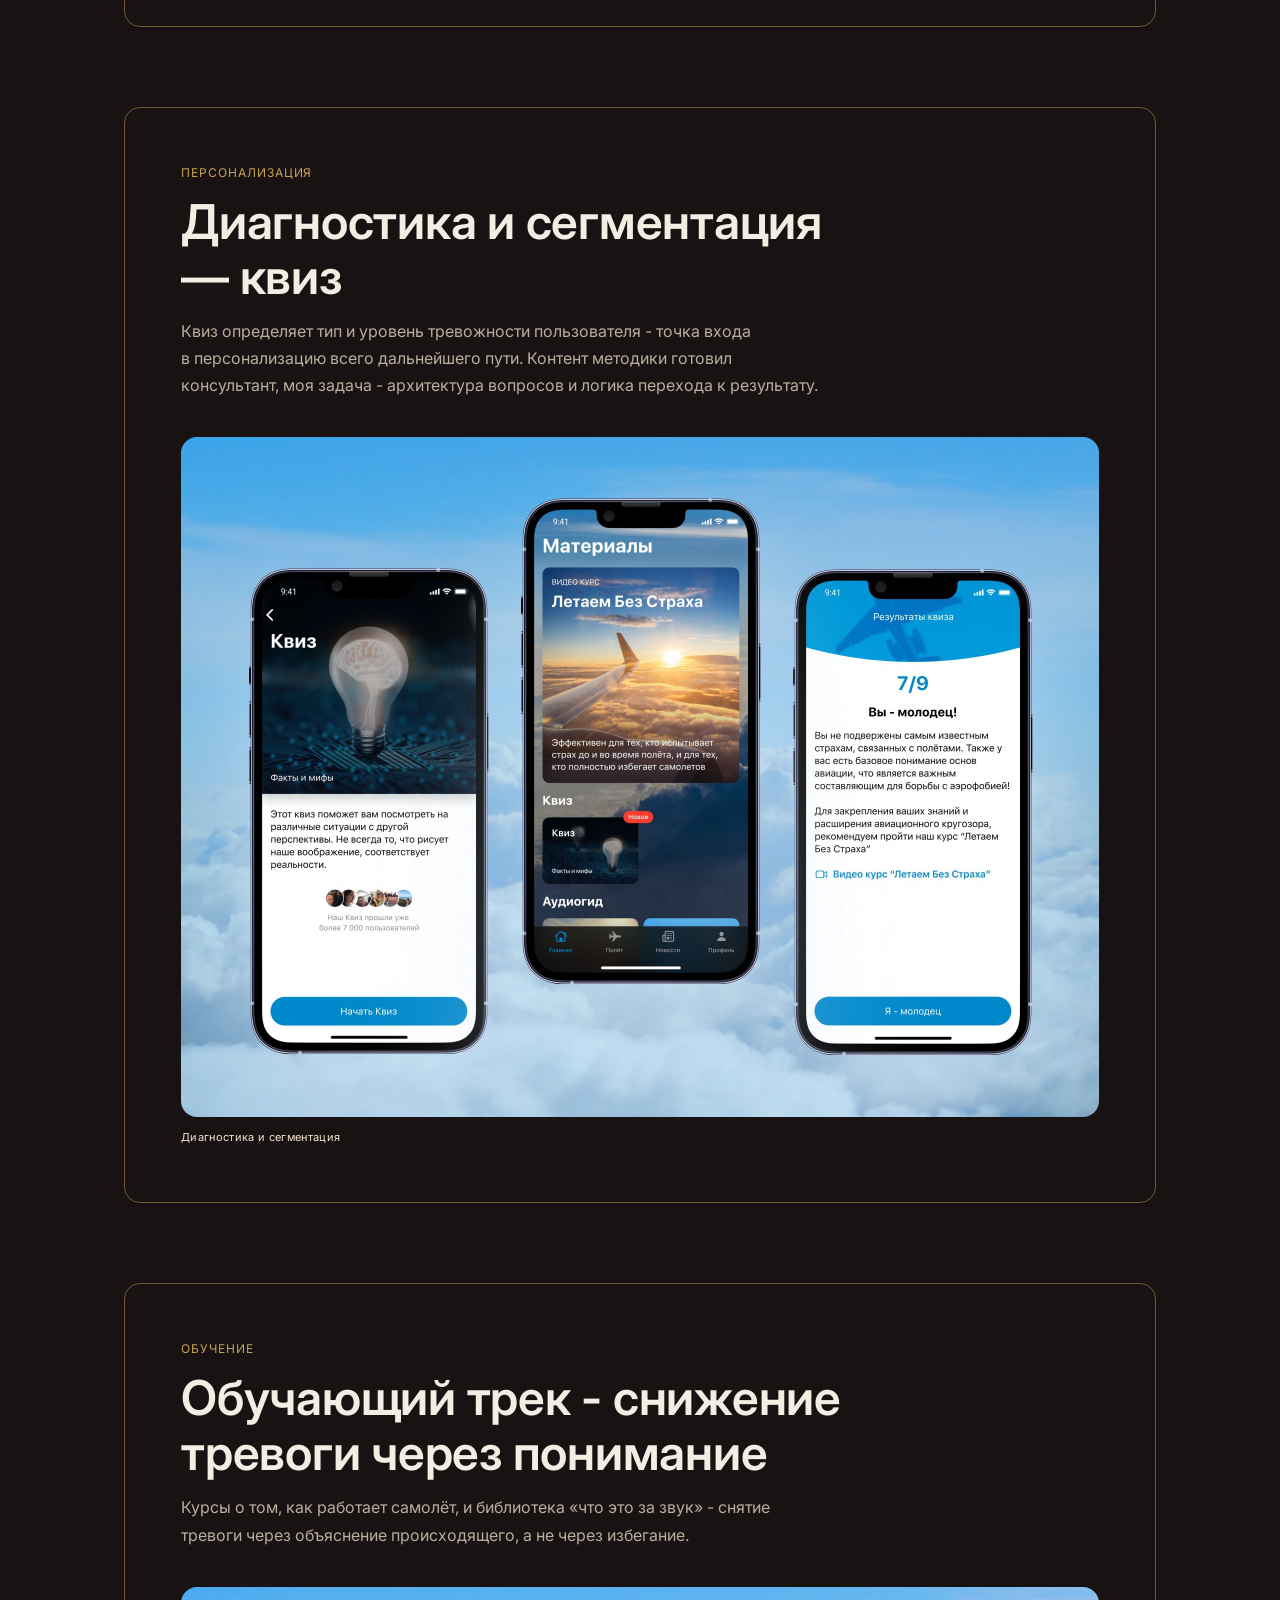
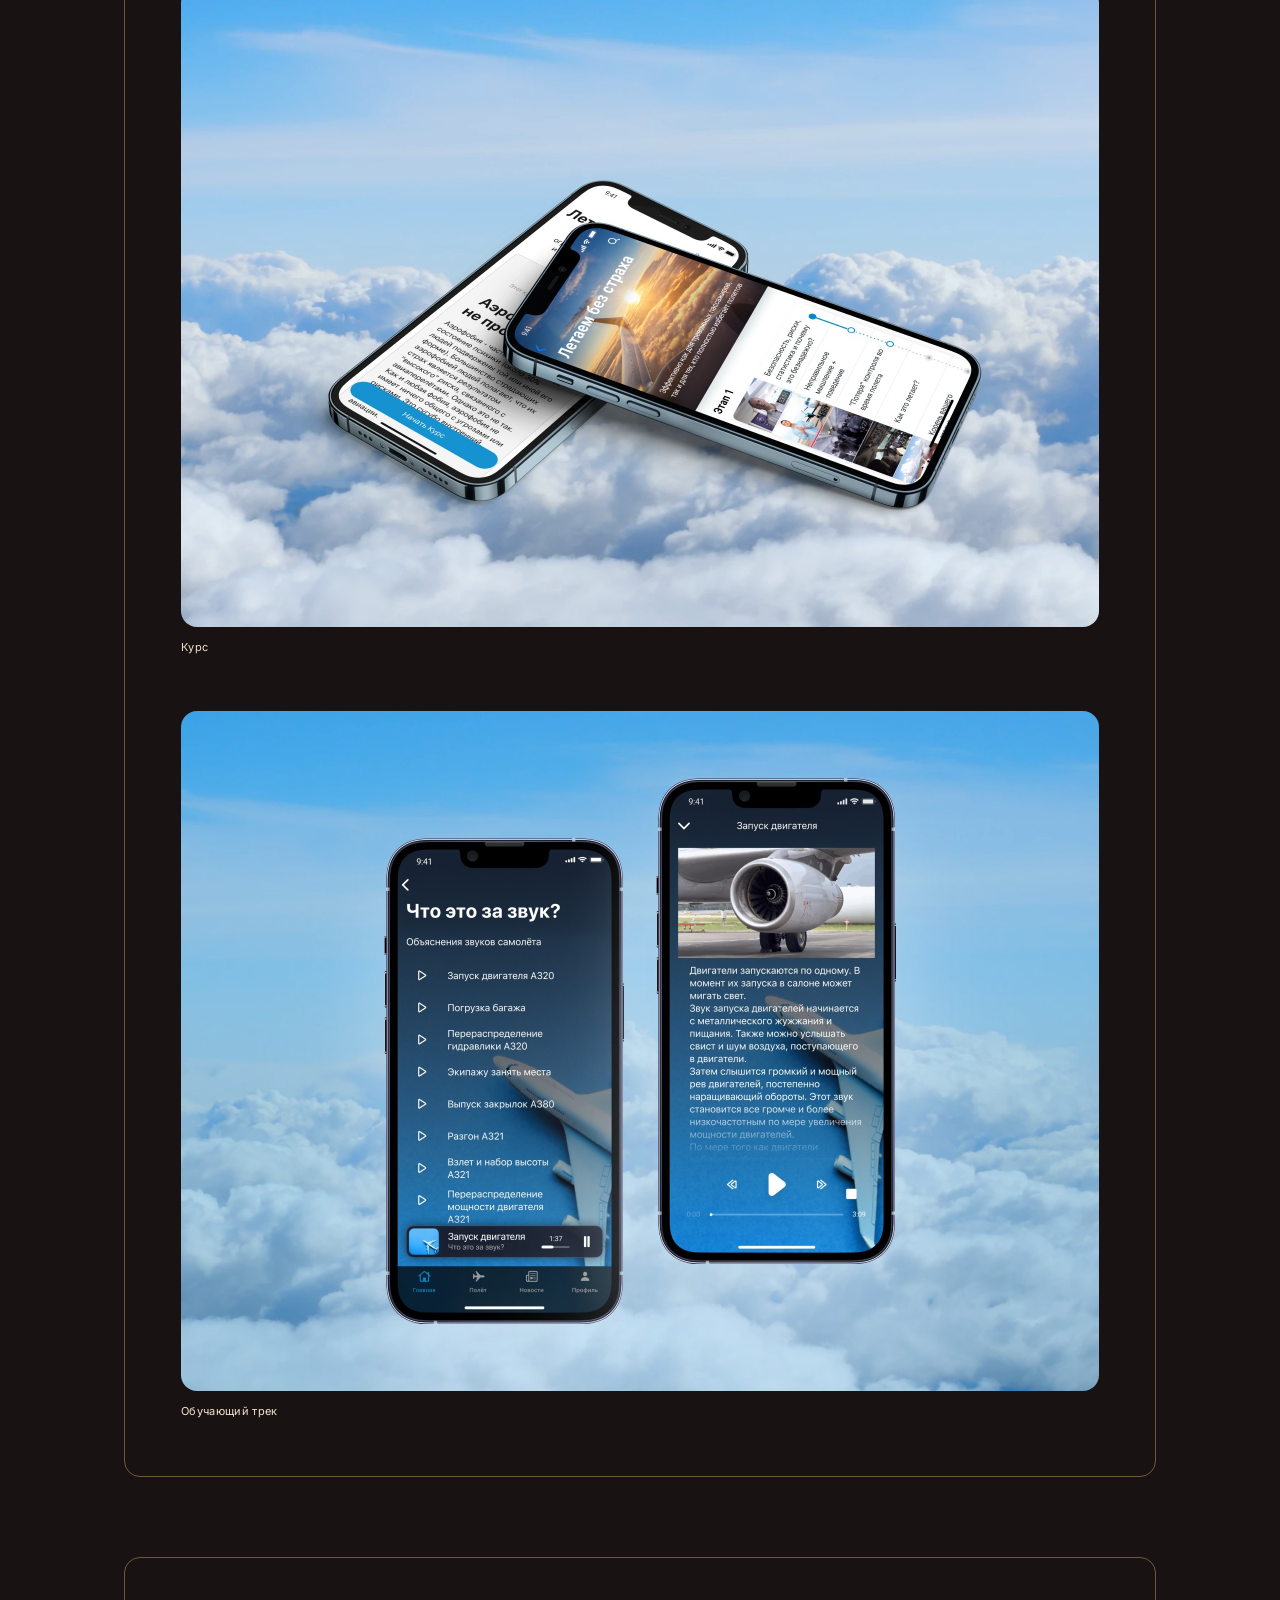
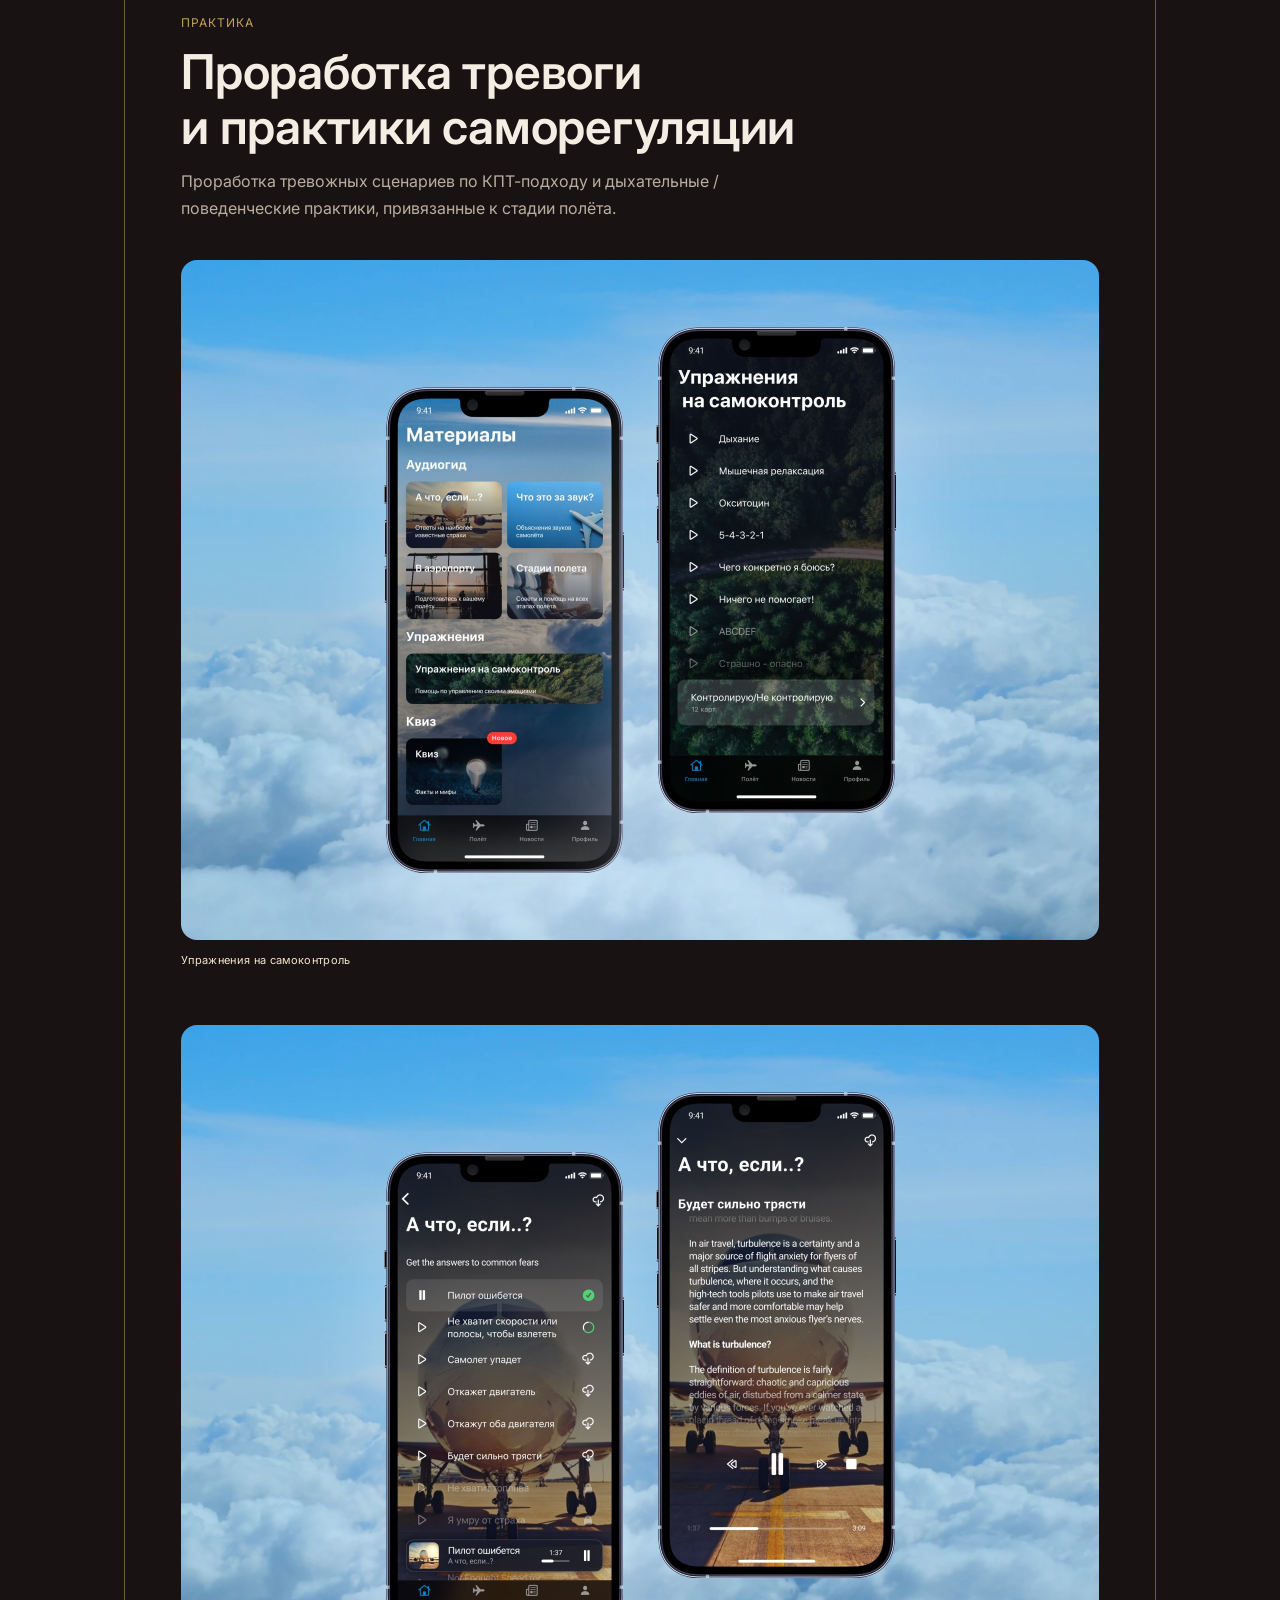
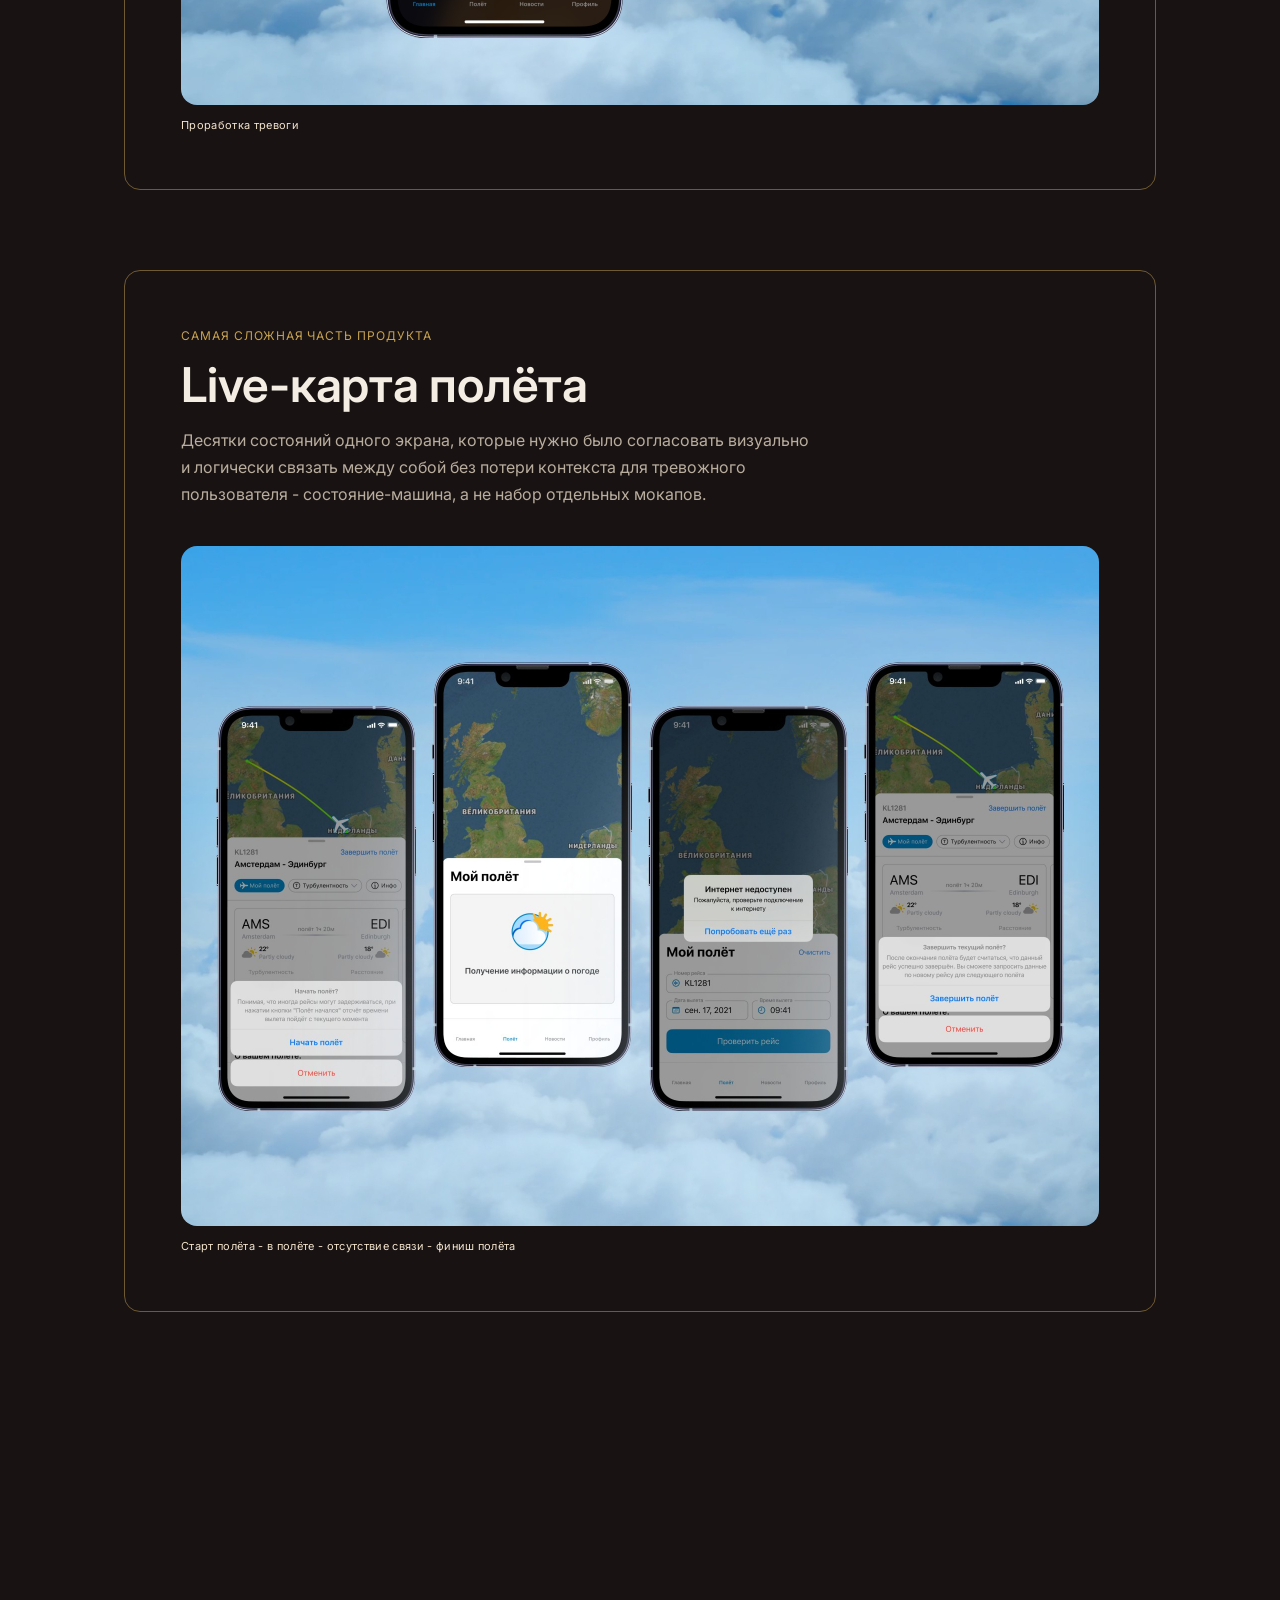
<file: flight-buddy.html>
<!DOCTYPE html>

<html lang="ru">
<head>
<meta charset="utf-8"/>
<meta content="width=device-width, initial-scale=1.0" name="viewport"/>
<title>Flight Buddy — приложение против аэрофобии | Оксана Голубева</title>
<meta content="Кейс: Flight Buddy — редизайн мобильного приложения против аэрофобии. Product/UX-UI дизайн Оксаны Голубевой." name="description"/>
<meta property="og:type" content="article"/>
<meta property="og:site_name" content="Оксана Голубева — Product / UX/UI Designer"/>
<meta property="og:title" content="Flight Buddy — приложение против аэрофобии | Оксана Голубева"/>
<meta property="og:description" content="Кейс: Flight Buddy — редизайн мобильного приложения против аэрофобии. Product/UX-UI дизайн Оксаны Голубевой."/>
<meta property="og:url" content="https://oksanagolubeva.ru/flight-buddy.html"/>
<meta property="og:image" content="https://oksanagolubeva.ru/assets/og/flight-buddy.jpg"/>
<meta property="og:image:width" content="1200"/>
<meta property="og:image:height" content="630"/>
<meta name="twitter:card" content="summary_large_image"/>
<meta name="twitter:title" content="Flight Buddy — приложение против аэрофобии | Оксана Голубева"/>
<meta name="twitter:description" content="Кейс: Flight Buddy — редизайн мобильного приложения против аэрофобии. Product/UX-UI дизайн Оксаны Голубевой."/>
<meta name="twitter:image" content="https://oksanagolubeva.ru/assets/og/flight-buddy.jpg"/>
<link href="https://fonts.googleapis.com" rel="preconnect"/>
<link crossorigin="" href="https://fonts.gstatic.com" rel="preconnect"/>
<link href="https://fonts.googleapis.com/css2?family=Inter:wght@400;500;600;700&amp;display=swap" rel="stylesheet"/>
<link href="assets/decor/favicon/favicon.ico" rel="icon" sizes="any"/>
<link href="assets/decor/favicon/favicon-32x32.png" rel="icon" sizes="32x32" type="image/png"/>
<link href="assets/decor/favicon/favicon-16x16.png" rel="icon" sizes="16x16" type="image/png"/>
<link href="assets/decor/favicon/apple-touch-icon.png" rel="apple-touch-icon" sizes="180x180"/>
<link href="styles.css" rel="stylesheet"/>
</head>
<body>
<header>
<div class="wrap inner">
<a class="header-avatar" href="index.html" aria-label="Главная"><img alt="" src="assets/decor/avatar-badge.svg"/></a>
<button aria-expanded="false" aria-label="Открыть меню" class="burger-btn" id="burgerBtn" type="button"><span></span><span></span><span></span></button>
<a class="nav-tg-btn mobile-tg-btn" href="https://t.me/holubevaaksana" rel="noopener" target="_blank">Написать в телеграм</a>
<nav class="mobile-menu" id="mobileMenu">
<a href="index.html">Главная</a>
<a href="index.html#cases">Продуктовые кейсы</a>
<a href="index.html#lendings">Лендинги</a>
<a href="https://drive.google.com/file/d/1Tp7GR92xKcT-lRftsW4J7q3wKh2T5zn_/view?usp=drive_link" rel="noopener" target="_blank">резюме</a>
<a class="email-copy" href="mailto:3733260@gmail.com">email</a>
</nav>
<nav class="nav-primary">
<a href="index.html">Главная</a>
<a href="index.html#cases">Продуктовые кейсы</a>
<a href="index.html#lendings">Лендинги</a>
</nav>
<div class="nav-secondary">
<a class="nav-text" href="https://drive.google.com/file/d/1Tp7GR92xKcT-lRftsW4J7q3wKh2T5zn_/view?usp=drive_link" target="_blank" rel="noopener">резюме</a>
<a class="nav-text email-copy" href="mailto:3733260@gmail.com">email</a>
<a class="nav-tg-btn" href="https://t.me/holubevaaksana" target="_blank" rel="noopener">Написать в телеграмм</a>
</div>
</div>
</header>
<div class="wrap" style="padding-top:100px;">
<a class="back-link" href="index.html">← Все кейсы</a>
</div>
<div class="wrap" style="margin-top:56px;">
<img alt="Flight Buddy" class="cover-top-img" src="assets/fb-full/cover.jpg"/>
</div>
<div class="wrap" style="margin-top:56px;">
<div class="hero-plate fb-hero">
<div class="case-intro-grid">
<div class="case-intro-text">
<h1 class="case-title">Flight Buddy — мобильное приложение против аэрофобии</h1>
<p class="case-desc">Редизайн мобильного приложения против аэрофобии - от диагностики тревожности до live-сопровождения полёта, превращающий сложную психологическую методику в связный продуктовый путь, а не набор экранов.</p>
</div>
<div class="case-intro-logo fb-logo-wrap">
<img alt="Flight Buddy" src="assets/fb-hero/logo.svg"/>
</div>
</div>
<img alt="" class="fb-cloud fb-cloud-1" src="assets/fb-hero/cloud-1.png"/>
<img alt="" class="fb-cloud fb-cloud-2" src="assets/fb-hero/cloud-2.png"/>
<div class="case-red-content">
<img alt="" class="case-photo-cutout" src="assets/fb-hero/stewardess.png"/>
<div class="case-stats">
<div class="stat-row"><span class="stat-label">Должность</span><span class="stat-value">Product / UX-UI дизайнер</span></div>
<div class="stat-row"><span class="stat-label">Срок</span><span class="stat-value">7-8 месяцев</span></div>
<div class="stat-row"><span class="stat-label">Объём работы</span><span class="stat-value">Полный редизайн</span></div>
</div>
<div class="case-cards fb-cards">
<div class="case-card">
<img alt="" class="case-card-icon" src="assets/fb-hero/icon-role.png"/>
<p><b>Роль:</b> UX-UI дизайнер - единственный дизайнер на проекте 7-8 месяцев, полный редизайн и доработка функционала и внешнего вида приложения.</p>
</div>
<div class="case-card">
<img alt="" class="case-card-icon" src="assets/fb-hero/icon-product.png"/>
<p><b>Продукт:</b> Мобильное приложение (iOS/Android) против аэрофобии - диагностика, обучение, практики саморегуляции, live-сопровождение в день вылета.</p>
</div>
<div class="case-card">
<img alt="" class="case-card-icon" src="assets/fb-hero/icon-users.png"/>
<p><b>Пользователи:</b> Люди с разным уровнем аэрофобии - от лёгкой тревожности до полного избегания перелётов; сегментация происходит через квиз и тест на входе.</p>
</div>
<div class="case-card">
<img alt="" class="case-card-icon" src="assets/fb-hero/icon-task.png"/>
<p><b>Задача:</b> Провести полный редизайн и достроить недостающие сценарии так, чтобы путь пользователя от тревоги к спокойному полёту стал целостным.</p>
</div>
<div class="case-card">
<img alt="" class="case-card-icon" src="assets/fb-hero/icon-feature.png"/>
<p><b>Особенность:</b> Работа без прямого доступа к авторским методикам (пилоту и психологу) - архитектурные решения принимаются самостоятельно, через продакт.</p>
</div>
<div class="case-card">
<img alt="" class="case-card-icon" src="assets/fb-hero/icon-done.png"/>
<p><b>Что сделано:</b> Live-карта полёта как состояние-машина из начальных экранов, полный путь пользователя, дизайн-система в двух языковых версиях.</p>
</div>
</div>
</div>
</div>
</div>
<div class="wrap" id="flightbuddy" style="margin-top:80px;">
<div class="block reveal"><div class="screens-plate">
<div class="plate-head">
<span class="block-tag">Контекст</span>
<h2 class="block-h">О продукте</h2>
<p class="block-p">Приложение уже присутствовало на рынке, но без целостной архитектуры и полного функционала. Я вошла в проект как единственный дизайнер, без прямого доступа к автору методики (пилоту и психологу) - все вводные приходили через продакт-менеджера, часто в неполном виде. Решения по интерпретации методики, приоритизации сценариев и архитектуре продукта принимала самостоятельно, сверяя логику через тестирование продукта на себе. Общая карта флоу: онбординг → обучение → практики → сопровождение в день полёта.</p>
<p class="block-p">Для меня это кейс про то, что уровень продуктового дизайнера определяется не количеством экранов, а тем, берёт ли он на себя архитектурные решения при неполных вводных.</p>
</div>
<div class="subsection">
<h3 class="subsection-h">Архитектура, которую спроектировала</h3>
<ul class="punch-list">
<li>Диагностика и сегментация - квиз и тест на аэрофобию, определяющие профиль тревожности</li>
<li>Обучающий трек - снижение тревоги через объяснение (звуки, механика полёта)</li>
<li>Практики саморегуляции, привязанные к стадии полёта (до / во время / после)</li>
<li>Проработка тревожных сценариев - блок «What If» для мыслей типа «а что если»</li>
<li>Live-архитектура «день вылета» - самая сложная часть продукта: десятки состояний одного экрана (ожидание, взлёт, фазы полёта, посадка, потеря связи), спроектированные как единая логическая система, а не отдельные мокапы</li>
<li>Возможность обратиться к пилоту - прямой вопрос эксперту в момент тревоги</li>
<li>Retention-механика - прогресс, ачивки</li>
<li>Монетизация - подписочная модель с несколькими тарифами, RU/EN</li>
</ul>
</div>
<div class="plate-images">
<figure><img alt="" loading="lazy" src="assets/fb-full/architecture-mosaic.jpg"/></figure>
</div>
<div class="subsection">
<h3 class="subsection-h">Ключевые решения</h3>
<p class="subsection-p">Ключевой вызов - перевести психологическую методику (когнитивно-поведенческая терапия в работе со страхом) в связный продуктовый путь: от диагностики тревожности к обучению, от обучения к практике, от практики к сопровождению в момент максимального стресса - реальном полёте. Это требовало продуктового решения о структуре всего пути пользователя, а не последовательности экранов.</p>
</div>
</div></div>
<div class="block reveal"><div class="screens-plate">
<div class="plate-head">
<span class="block-tag">Фундамент</span>
<h2 class="block-h">Дизайн-система</h2>
<p class="block-p">Построила дизайн-систему, которая держит согласованность двух языковых версий и всего объёма экранов в одиночку, без команды дизайнеров.</p>
</div>
<div class="plate-images">
<figure><img alt="UI Kit" loading="lazy" src="assets/fb-full/design-system.jpg"/><figcaption>UI Kit</figcaption></figure>
</div>
</div></div>
<div class="block reveal"><div class="screens-plate">
<div class="plate-head">
<span class="block-tag">Знакомство</span>
<h2 class="block-h">Онбординг</h2>
<p class="block-p">Первое знакомство с продуктом - мягкий, некритичный тон подачи с первого экрана, важный для пользователя, у которого уже есть тревога.</p>
</div>
<div class="plate-images">
<figure><img alt="Онбординг" loading="lazy" src="assets/fb-full/onboarding.jpg"/><figcaption>Онбординг</figcaption></figure>
</div>
</div></div>
<div class="block reveal"><div class="screens-plate">
<div class="plate-head">
<span class="block-tag">Персонализация</span>
<h2 class="block-h">Диагностика и сегментация — квиз</h2>
<p class="block-p">Квиз определяет тип и уровень тревожности пользователя - точка входа в персонализацию всего дальнейшего пути. Контент методики готовил консультант, моя задача - архитектура вопросов и логика перехода к результату.</p>
</div>
<div class="plate-images">
<figure><img alt="Диагностика и сегментация" loading="lazy" src="assets/fb-full/quiz.jpg"/><figcaption>Диагностика и сегментация</figcaption></figure>
</div>
</div></div>
<div class="block reveal"><div class="screens-plate">
<div class="plate-head">
<span class="block-tag">Обучение</span>
<h2 class="block-h">Обучающий трек - снижение тревоги через понимание</h2>
<p class="block-p">Курсы о том, как работает самолёт, и библиотека «что это за звук» - снятие тревоги через объяснение происходящего, а не через избегание.</p>
</div>
<div class="plate-images">
<figure><img alt="Курс" loading="lazy" src="assets/fb-full/learning-course.jpg"/><figcaption>Курс</figcaption></figure>
<figure><img alt="Обучающий трек" loading="lazy" src="assets/fb-full/learning-track.jpg"/><figcaption>Обучающий трек</figcaption></figure>
</div>
</div></div>
<div class="block reveal"><div class="screens-plate">
<div class="plate-head">
<span class="block-tag">Практика</span>
<h2 class="block-h">Проработка тревоги и практики саморегуляции</h2>
<p class="block-p">Проработка тревожных сценариев по КПТ-подходу и дыхательные / поведенческие практики, привязанные к стадии полёта.</p>
</div>
<div class="plate-images">
<figure><img alt="Упражнения на самоконтроль" loading="lazy" src="assets/fb-full/exercises.jpg"/><figcaption>Упражнения на самоконтроль</figcaption></figure>
<figure><img alt="Проработка тревоги" loading="lazy" src="assets/fb-full/anxiety-work.jpg"/><figcaption>Проработка тревоги</figcaption></figure>
</div>
</div></div>
<div class="block reveal"><div class="screens-plate">
<div class="plate-head">
<span class="block-tag">Самая сложная часть продукта</span>
<h2 class="block-h">Live-карта полёта</h2>
<p class="block-p">Десятки состояний одного экрана, которые нужно было согласовать визуально и логически связать между собой без потери контекста для тревожного пользователя - состояние-машина, а не набор отдельных мокапов.</p>
</div>
<div class="plate-images">
<figure><img alt="Старт полёта - в полёте - отсутствие связи - финиш полёта" loading="lazy" src="assets/fb-full/live-map.jpg"/><figcaption>Старт полёта - в полёте - отсутствие связи - финиш полёта</figcaption></figure>
</div>
</div></div>
<div class="block reveal"><div class="screens-plate">
<div class="plate-head">
<span class="block-tag">Уникальная фича</span>
<h2 class="block-h">Звонок пилоту</h2>
<p class="block-p">Возможность обратиться напрямую к пилоту с вопросом в момент тревоги - фича, которой нет в типовых продуктах категории.</p>
</div>
<div class="plate-images">
<figure><img alt="Уникальная фича - звонок пилоту" loading="lazy" src="assets/fb-full/call-pilot.jpg"/><figcaption>Уникальная фича - звонок пилоту</figcaption></figure>
</div>
</div></div>
<div class="block reveal"><div class="screens-plate">
<div class="plate-head">
<span class="block-tag">Удержание</span>
<h2 class="block-h">Прогресс и геймификация</h2>
<p class="block-p">Профиль и ачивки - удержание через видимый результат прохождения практик.</p>
</div>
<div class="plate-images">
<figure><img alt="Главный профиль и ачивки" loading="lazy" src="assets/fb-full/profile-achievements.jpg"/><figcaption>Главный профиль и ачивки</figcaption></figure>
</div>
</div></div>
<div class="block reveal"><div class="screens-plate">
<div class="plate-head">
<span class="block-tag">Монетизация</span>
<h2 class="block-h">Подписка</h2>
<p class="block-p">Подписочная модель с несколькими тарифными планами и описанием всех включённых функций.</p>
</div>
<div class="plate-images">
<figure><img alt="Монетизация" loading="lazy" src="assets/fb-full/monetization.jpg"/><figcaption>Монетизация</figcaption></figure>
</div>
</div></div>
<div class="block reveal"><div class="screens-plate">
<div class="plate-head">
<span class="block-tag">Процесс</span>
<h2 class="block-h">Процесс и передача в разработку</h2>
</div>
<div class="subsection">
<h3 class="subsection-h" style="font-size:24px;">Решения, которые беру на себя как автор</h3>
<ul class="punch-list">
<li>Определила, как декомпозировать методику эксперта на продуктовые модули без искажения смысла</li>
<li>Спроектировала state-архитектуру live-карты полёта - десятки взаимосвязанных состояний (ожидание, взлёт, фазы полёта, посадка, потеря связи) как единую логическую систему, снизив когнитивную нагрузку в момент, когда пользователь наиболее уязвим</li>
<li>Проходила тесты и упражнения продукта сама, чтобы реконструировать логику методики там, где ТЗ не давало полного контекста</li>
<li>Построила дизайн-систему, обеспечивающую согласованность всего продукта в двух языковых версиях - в одиночку, без команды дизайнеров</li>
</ul>
</div>
</div></div>
<div class="block reveal"><div class="screens-plate">
<div class="plate-head">
<span class="block-tag">Итог</span>
<h2 class="block-h">Результат</h2>
<p class="block-p">Продукт с сохранённой экспертной логикой продвигается на рынке и работает сейчас. Уровень сложности архитектуры - динамические состояния, поведенческий дизайн, кросс-языковая система, реализованная в двух языковых версиях (RU/EN) - сопоставим с задачами, которые в продуктовых командах обычно распределены между несколькими ролями.</p>
</div>
<div class="plate-images">
<figure><img alt="Кросс-языковое приложение" loading="lazy" src="assets/fb-full/cross-language.jpg"/><figcaption>Кросс-языковое приложение</figcaption></figure>
</div>
</div></div>
</div>
<footer>
<div class="wrap">
<h2>Готова присоединиться к сильной команде!<br/><span class="word-ellipse ellipse-svyazhites"><b>Свяжитесь</b><svg width="274" height="87" viewBox="0 0 274 87" fill="none" xmlns="http://www.w3.org/2000/svg"><path d="M134.797 1.35444C172.445 -0.17267 206.693 3.3124 231.622 10.3086C244.091 13.8083 254.172 18.1706 261.175 23.18C268.189 28.1963 271.976 33.7534 272.215 39.6357C272.453 45.5157 269.223 51.0933 262.796 56.2567C256.368 61.4202 246.867 66.0609 234.905 70.0352C210.993 77.9797 177.503 83.1781 139.835 84.7061C102.168 86.234 67.5567 83.7984 42.2679 77.8472C29.6168 74.87 19.3638 71.0279 12.2347 66.4085C5.0982 61.7844 1.25056 56.4941 1.01296 50.6365C0.774466 44.7536 4.09544 38.9084 10.6715 33.3412C17.2387 27.7814 26.9224 22.6173 39.0574 18.1196C63.3167 9.12825 97.1496 2.88157 134.797 1.35444Z" stroke="url(#paint0_linear_6170_7429)" stroke-width="2"/><defs><linearGradient id="paint0_linear_6170_7429" x1="0.013275" y1="50.6775" x2="273.214" y2="39.5956" gradientUnits="userSpaceOnUse"><stop stop-color="#F3EDE4"/><stop offset="0.548077" stop-color="#C09D4E"/></linearGradient></defs></svg></span> со мной<img class="avatar-badge" src="assets/decor/avatar-badge.svg" alt=""> удобным способом<img class="message-icon" src="assets/decor/message-icon.svg" alt=""></h2>
<div class="flinks">
<a href="https://t.me/holubevaaksana" rel="noopener" target="_blank">telegram</a><a href="mailto:3733260@gmail.com" class="email-copy">email</a><a href="https://www.instagram.com/o.golubeva.designer/" rel="noopener" target="_blank">instagram</a><a href="https://drive.google.com/file/d/1Tp7GR92xKcT-lRftsW4J7q3wKh2T5zn_/view?usp=drive_link" target="_blank" rel="noopener">резюме</a>
</div>
<div class="fend">Оксана Голубева — Product / UX/UI Designer</div>
</div>
</footer>
<script src="script.js"></script>
</body>
</html>
</file>
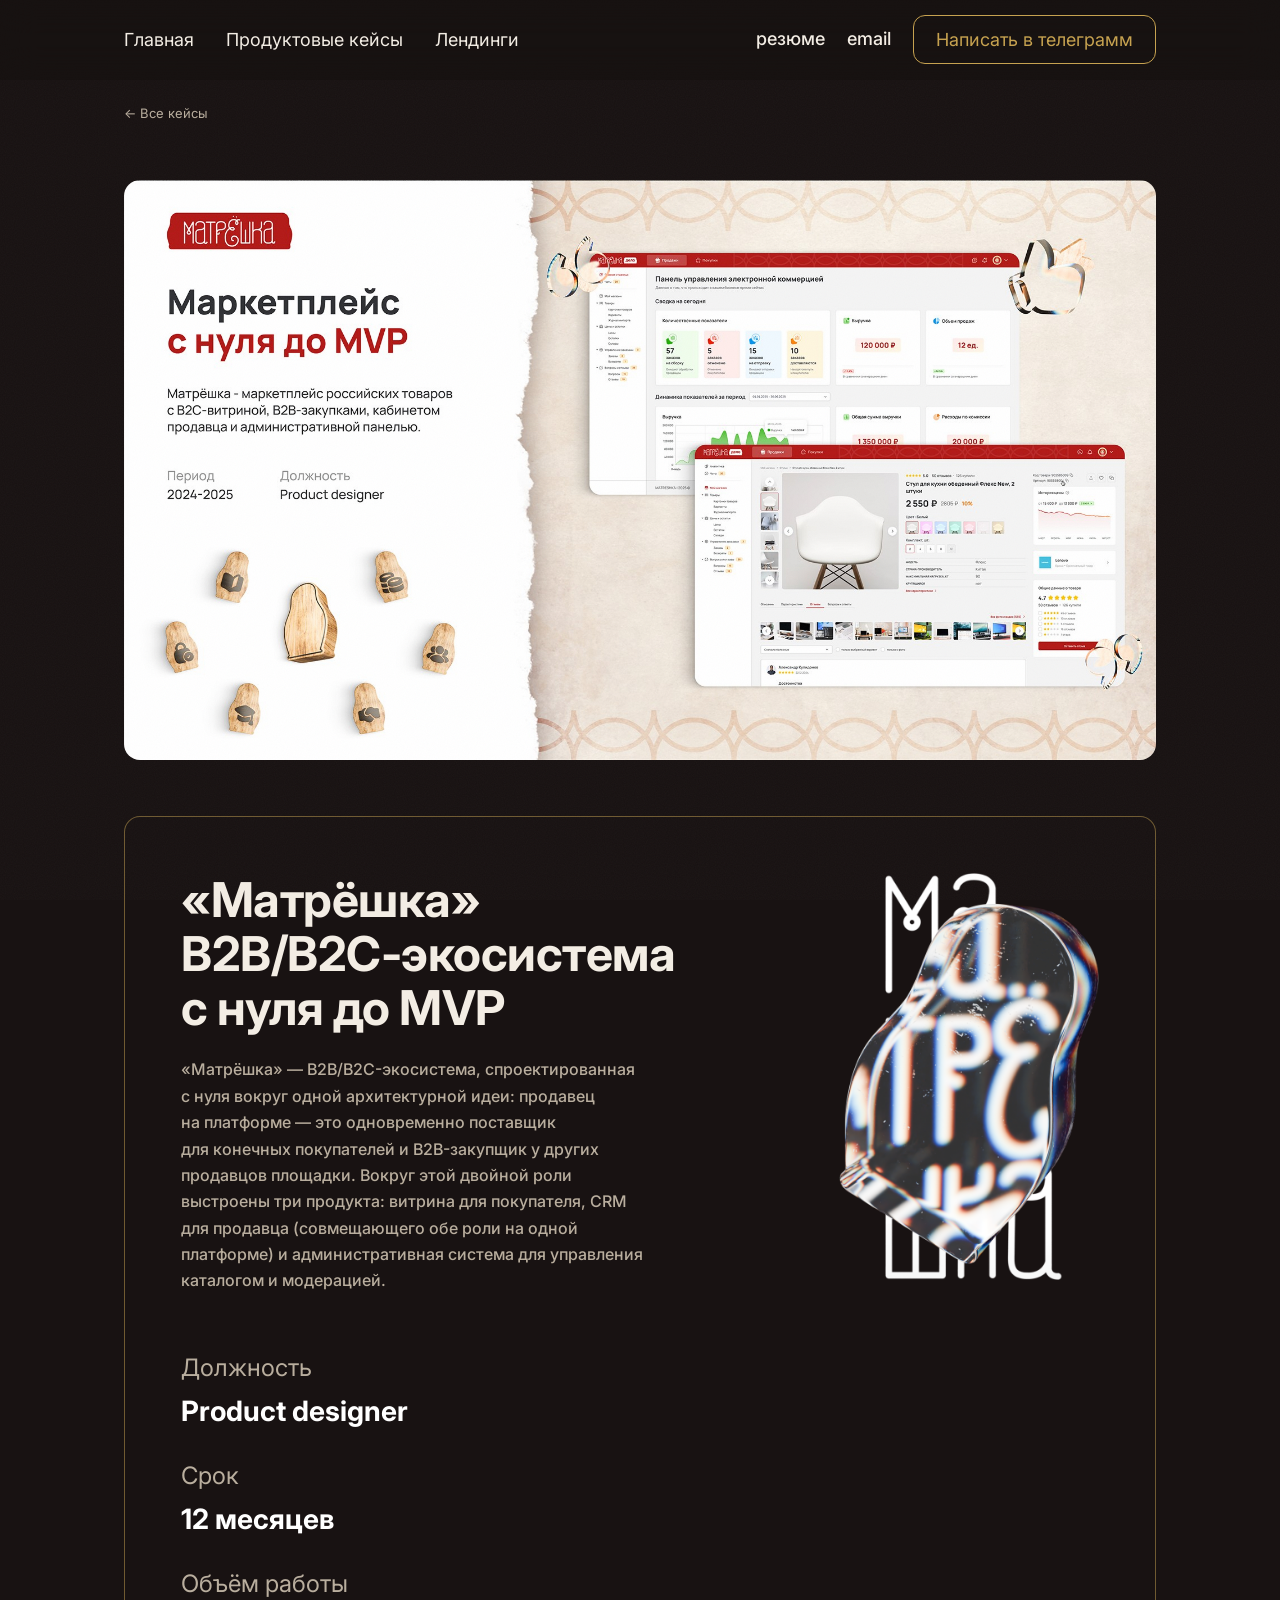
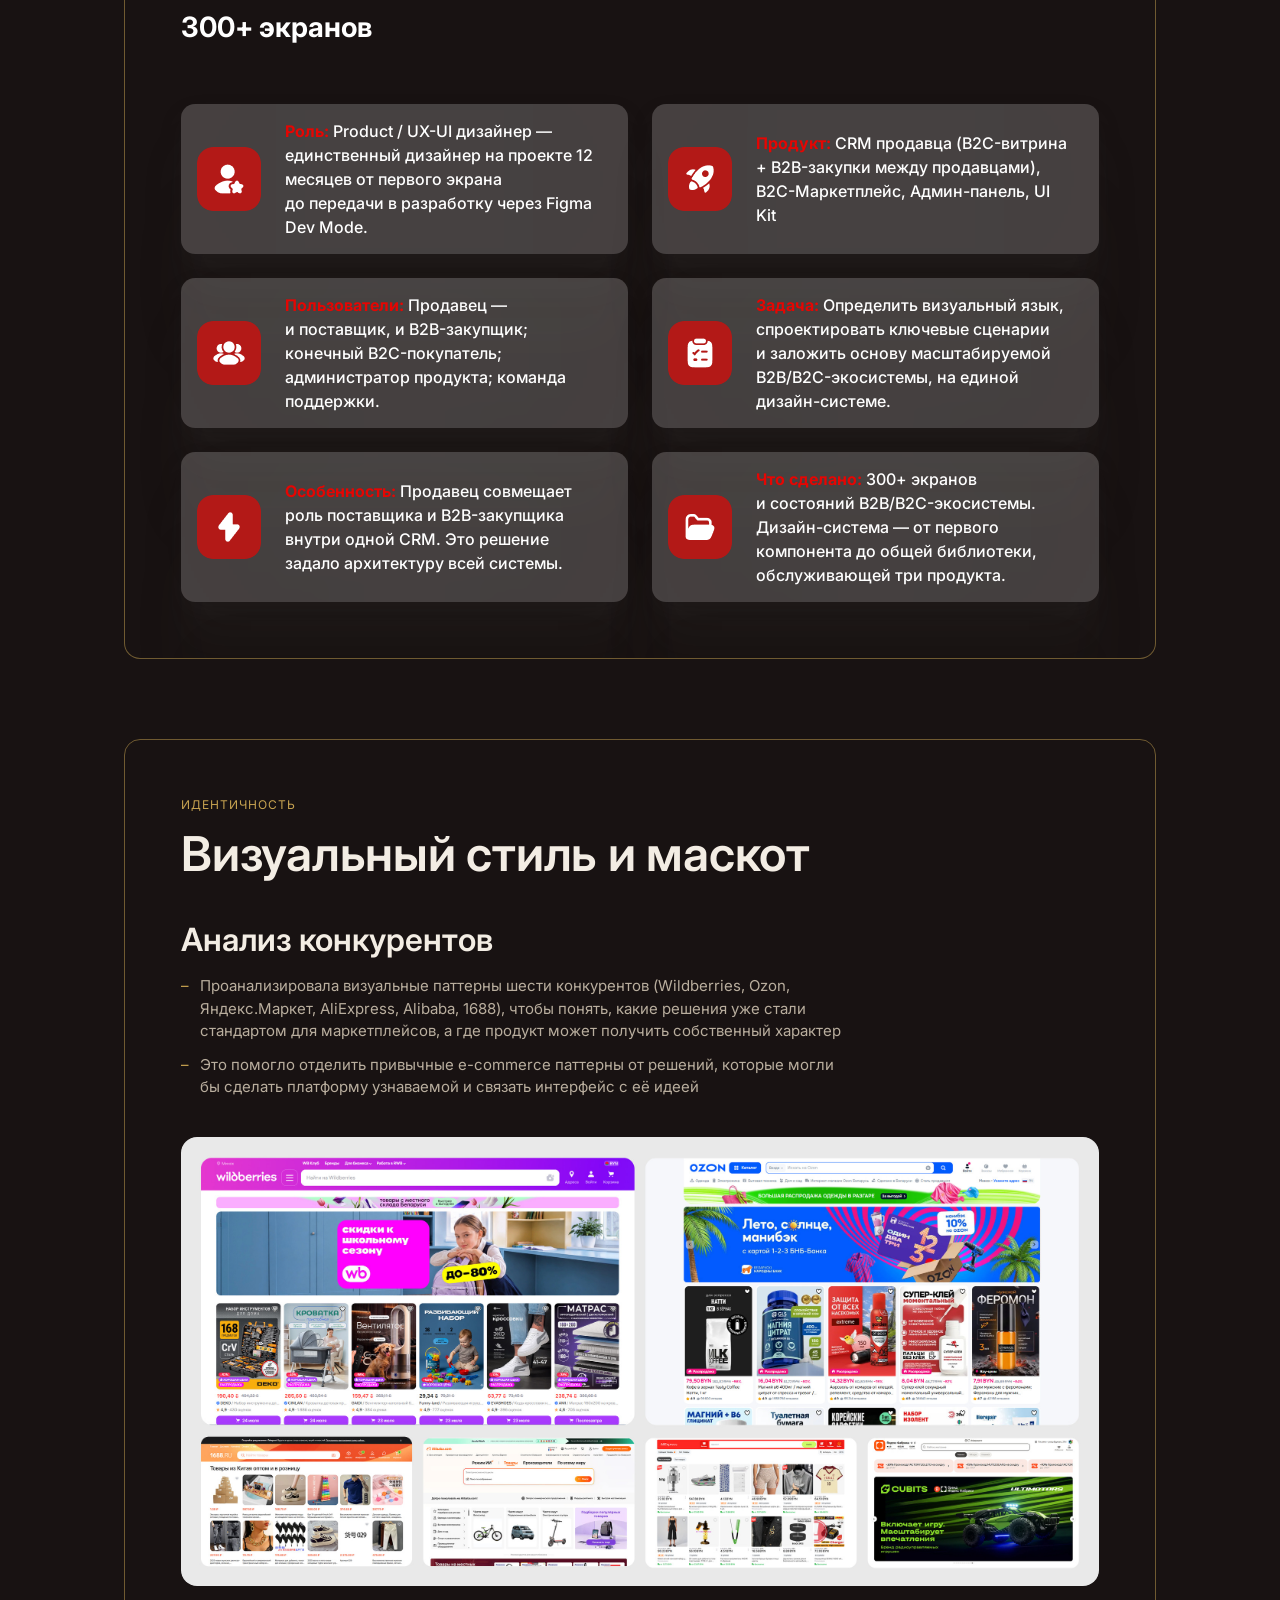
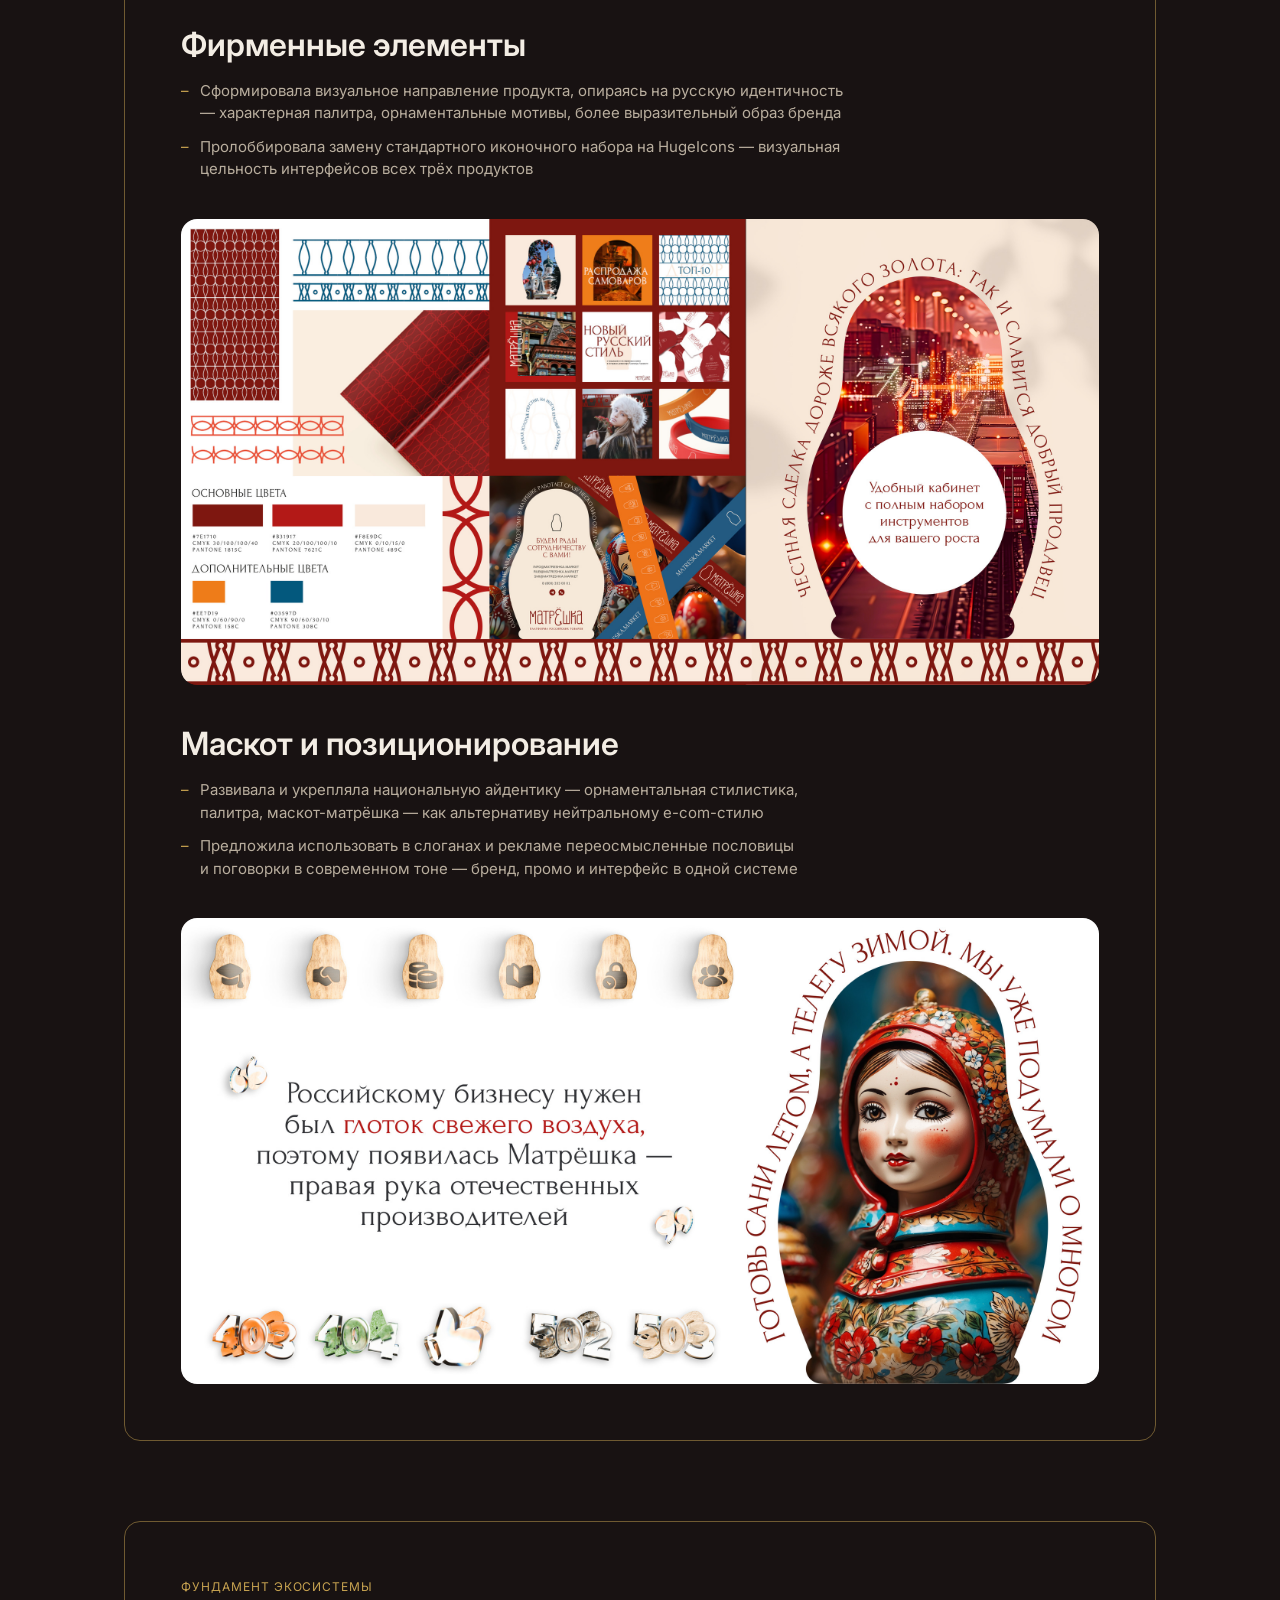
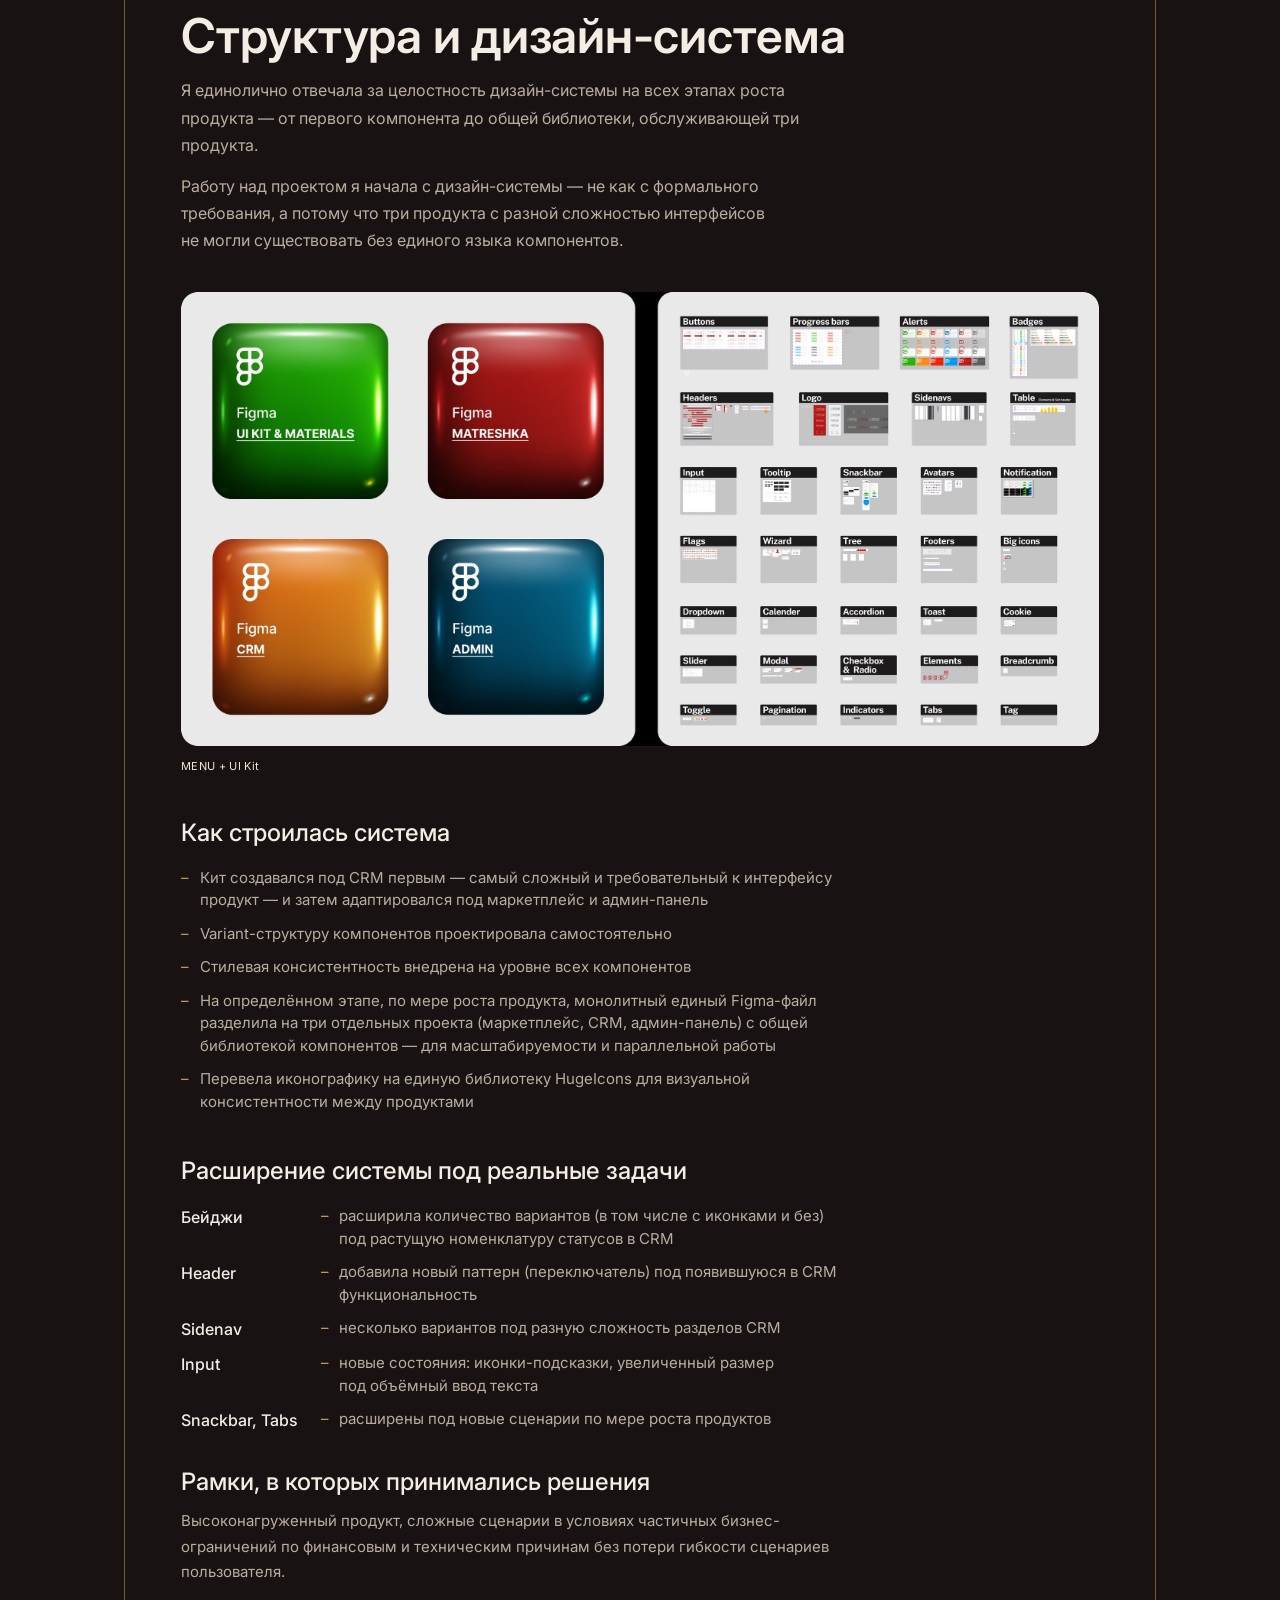
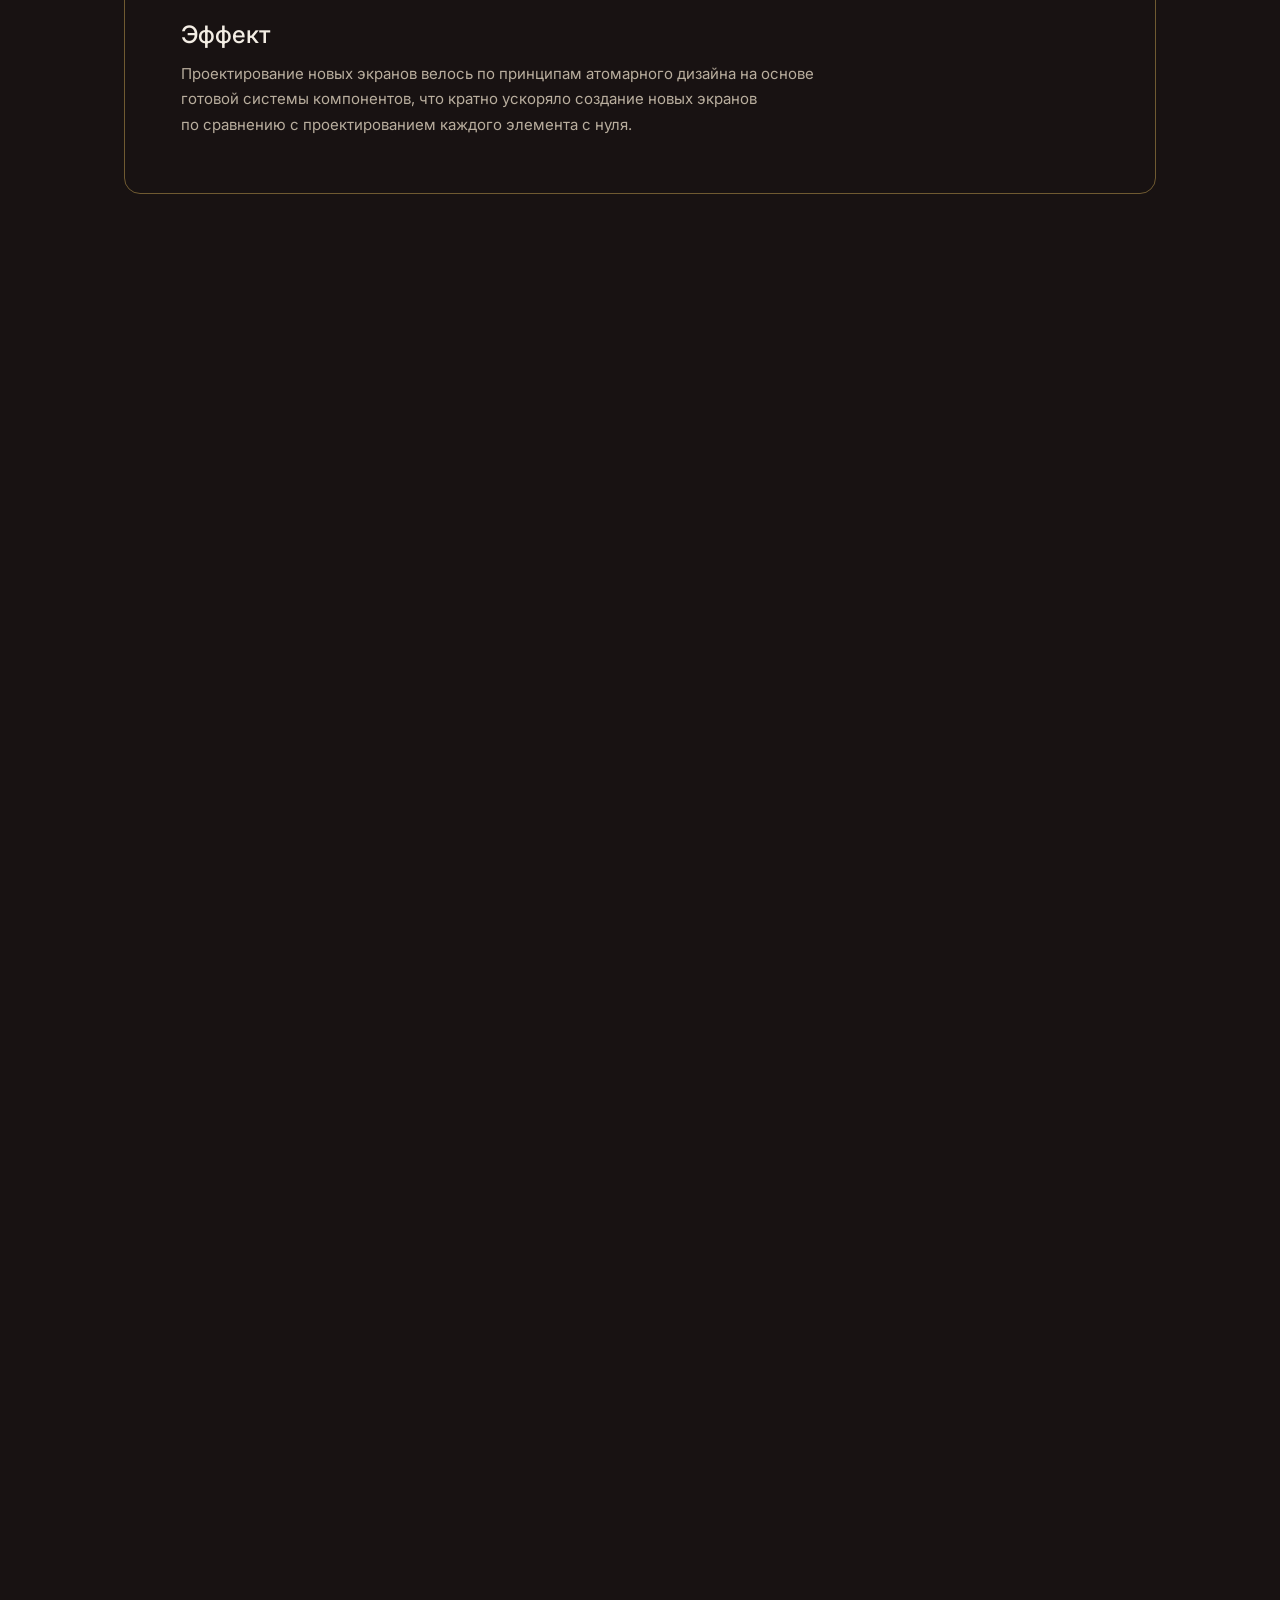
<file: matreshka.html>
<!DOCTYPE html>

<html lang="ru">
<head>
<meta charset="utf-8"/>
<meta content="width=device-width, initial-scale=1.0" name="viewport"/>
<title>Матрёшка — B2B/B2C-экосистема | Оксана Голубева</title>
<meta content="Кейс: Матрёшка — B2B/B2C-экосистема маркетплейса. Product/UX-UI дизайн Оксаны Голубевой." name="description"/>
<meta property="og:type" content="article"/>
<meta property="og:site_name" content="Оксана Голубева — Product / UX/UI Designer"/>
<meta property="og:title" content="Матрёшка — B2B/B2C-экосистема | Оксана Голубева"/>
<meta property="og:description" content="Кейс: Матрёшка — B2B/B2C-экосистема маркетплейса. Product/UX-UI дизайн Оксаны Голубевой."/>
<meta property="og:url" content="https://oksanagolubeva.ru/matreshka.html"/>
<meta property="og:image" content="https://oksanagolubeva.ru/assets/og/matreshka.jpg"/>
<meta property="og:image:width" content="1200"/>
<meta property="og:image:height" content="630"/>
<meta name="twitter:card" content="summary_large_image"/>
<meta name="twitter:title" content="Матрёшка — B2B/B2C-экосистема | Оксана Голубева"/>
<meta name="twitter:description" content="Кейс: Матрёшка — B2B/B2C-экосистема маркетплейса. Product/UX-UI дизайн Оксаны Голубевой."/>
<meta name="twitter:image" content="https://oksanagolubeva.ru/assets/og/matreshka.jpg"/>
<link href="https://fonts.googleapis.com" rel="preconnect"/>
<link crossorigin="" href="https://fonts.gstatic.com" rel="preconnect"/>
<link href="https://fonts.googleapis.com/css2?family=Inter:wght@400;500;600;700&amp;display=swap" rel="stylesheet"/>
<link href="assets/decor/favicon/favicon.ico" rel="icon" sizes="any"/>
<link href="assets/decor/favicon/favicon-32x32.png" rel="icon" sizes="32x32" type="image/png"/>
<link href="assets/decor/favicon/favicon-16x16.png" rel="icon" sizes="16x16" type="image/png"/>
<link href="assets/decor/favicon/apple-touch-icon.png" rel="apple-touch-icon" sizes="180x180"/>
<link href="styles.css" rel="stylesheet"/>
</head>
<body>
<header>
<div class="wrap inner">
<a class="header-avatar" href="index.html" aria-label="Главная"><img alt="" src="assets/decor/avatar-badge.svg"/></a>
<button aria-expanded="false" aria-label="Открыть меню" class="burger-btn" id="burgerBtn" type="button"><span></span><span></span><span></span></button>
<a class="nav-tg-btn mobile-tg-btn" href="https://t.me/holubevaaksana" rel="noopener" target="_blank">Написать в телеграм</a>
<nav class="mobile-menu" id="mobileMenu">
<a href="index.html">Главная</a>
<a href="index.html#cases">Продуктовые кейсы</a>
<a href="index.html#lendings">Лендинги</a>
<a href="https://drive.google.com/file/d/1Tp7GR92xKcT-lRftsW4J7q3wKh2T5zn_/view?usp=drive_link" rel="noopener" target="_blank">резюме</a>
<a class="email-copy" href="mailto:3733260@gmail.com">email</a>
</nav>
<nav class="nav-primary">
<a href="index.html">Главная</a>
<a href="index.html#cases">Продуктовые кейсы</a>
<a href="index.html#lendings">Лендинги</a>
</nav>
<div class="nav-secondary">
<a class="nav-text" href="https://drive.google.com/file/d/1Tp7GR92xKcT-lRftsW4J7q3wKh2T5zn_/view?usp=drive_link" target="_blank" rel="noopener">резюме</a>
<a class="nav-text email-copy" href="mailto:3733260@gmail.com">email</a>
<a class="nav-tg-btn" href="https://t.me/holubevaaksana" target="_blank" rel="noopener">Написать в телеграмм</a>
</div>
</div>
</header>
<div class="wrap" style="padding-top:100px;">
<a class="back-link" href="index.html">← Все кейсы</a>
</div>
<div class="wrap" style="margin-top:56px;">
<img alt="Матрёшка" class="cover-top-img" src="assets/matreshka-full/cover.jpg"/>
</div>
<!-- ================= CASE: МАТРЁШКА ================= -->
<div class="wrap" id="matreshka">
<section class="portfolio-case reveal">
<div class="hero-plate">
<div class="case-intro-grid">
<div class="case-intro-text">
<h1 class="case-title">«Матрёшка»<br/>B2B/B2C-экосистема<br/>с нуля до MVP</h1>
<p class="case-desc">«Матрёшка» — B2B/B2C-экосистема, спроектированная с нуля вокруг одной архитектурной идеи: продавец на платформе — это одновременно поставщик для конечных покупателей и B2B-закупщик у других продавцов площадки. Вокруг этой двойной роли выстроены три продукта: витрина для покупателя, CRM для продавца (совмещающего обе роли на одной платформе) и административная система для управления каталогом и модерацией.</p>
</div>
<div class="case-intro-logo">
<img alt="Матрёшка" src="assets/matreshka-hero/glass-figure.png"/>
</div>
</div>
<div class="case-red-content">
<img alt="Оксана Голубева" class="case-photo-cutout" src="assets/matreshka-hero/person.png"/>
<div class="case-stats">
<div class="stat-row"><span class="stat-label">Должность</span><span class="stat-value">Product designer</span></div>
<div class="stat-row"><span class="stat-label">Срок</span><span class="stat-value">12 месяцев</span></div>
<div class="stat-row"><span class="stat-label">Объём работы</span><span class="stat-value">300+ экранов</span></div>
</div>
<div class="case-cards">
<div class="case-card">
<img alt="" class="case-card-icon" src="assets/matreshka-hero/icon-role.png"/>
<p><b>Роль:</b> Product / UX-UI дизайнер — единственный дизайнер на проекте 12 месяцев от первого экрана до передачи в разработку через Figma Dev Mode.</p>
</div>
<div class="case-card">
<img alt="" class="case-card-icon" src="assets/matreshka-hero/icon-product.png"/>
<p><b>Продукт:</b> CRM продавца (B2C-витрина + B2B-закупки между продавцами), B2C-Маркетплейс, Админ-панель, UI Kit</p>
</div>
<div class="case-card">
<img alt="" class="case-card-icon" src="assets/matreshka-hero/icon-users.png"/>
<p><b>Пользователи:</b> Продавец — и поставщик, и B2B-закупщик; конечный B2C-покупатель; администратор продукта; команда поддержки.</p>
</div>
<div class="case-card">
<img alt="" class="case-card-icon" src="assets/matreshka-hero/icon-task.png"/>
<p><b>Задача:</b> Определить визуальный язык, спроектировать ключевые сценарии и заложить основу масштабируемой B2B/B2C-экосистемы, на единой дизайн-системе.</p>
</div>
<div class="case-card">
<img alt="" class="case-card-icon" src="assets/matreshka-hero/icon-feature.png"/>
<p><b>Особенность:</b> Продавец совмещает роль поставщика и B2B-закупщика внутри одной CRM. Это решение задало архитектуру всей системы.</p>
</div>
<div class="case-card">
<img alt="" class="case-card-icon" src="assets/matreshka-hero/icon-done.png"/>
<p><b>Что сделано:</b> 300+ экранов и состояний B2B/B2C-экосистемы. Дизайн-система — от первого компонента до общей библиотеки, обслуживающей три продукта.</p>
</div>
</div>
</div>
</div>
</section>
<div class="block reveal"><div class="screens-plate">
<div class="plate-head">
<span class="block-tag">Идентичность</span>
<h2 class="block-h">Визуальный стиль и маскот</h2>
</div>
<div class="subsection">
<h3 class="subsection-h">Анализ конкурентов</h3>
<ul class="punch-list">
<li>Проанализировала визуальные паттерны шести конкурентов (Wildberries, Ozon, Яндекс.Маркет, AliExpress, Alibaba, 1688), чтобы понять, какие решения уже стали стандартом для маркетплейсов, а где продукт может получить собственный характер</li>
<li>Это помогло отделить привычные e-commerce паттерны от решений, которые могли бы сделать платформу узнаваемой и связать интерфейс с её идеей</li>
</ul>
<div class="plate-images plate-images-noc">
<figure><img alt="Анализ конкурентов" loading="lazy" src="assets/matreshka-full/ident-competitors.jpg"/></figure>
</div>
</div>
<div class="subsection">
<h3 class="subsection-h">Фирменные элементы</h3>
<ul class="punch-list">
<li>Сформировала визуальное направление продукта, опираясь на русскую идентичность — характерная палитра, орнаментальные мотивы, более выразительный образ бренда</li>
<li>Пролоббировала замену стандартного иконочного набора на HugeIcons — визуальная цельность интерфейсов всех трёх продуктов</li>
</ul>
<div class="plate-images plate-images-noc">
<figure><img alt="Фирменные элементы" loading="lazy" src="assets/matreshka-full/ident-brand-elements.jpg"/></figure>
</div>
</div>
<div class="subsection">
<h3 class="subsection-h">Маскот и позиционирование</h3>
<ul class="punch-list">
<li>Развивала и укрепляла национальную айдентику — орнаментальная стилистика, палитра, маскот-матрёшка — как альтернативу нейтральному e-com-стилю</li>
<li>Предложила использовать в слоганах и рекламе переосмысленные пословицы и поговорки в современном тоне — бренд, промо и интерфейс в одной системе</li>
</ul>
<div class="plate-images plate-images-noc">
<figure><img alt="Визуальная идентичность, маскот и позиционирование" loading="lazy" src="assets/matreshka-full/ident-mascot.jpg"/></figure>
</div>
</div>
</div></div>
<div class="block reveal"><div class="screens-plate">
<div class="plate-head">
<span class="block-tag">Фундамент экосистемы</span>
<h2 class="block-h">Структура и дизайн-система</h2>
<p class="block-p">Я единолично отвечала за целостность дизайн-системы на всех этапах роста продукта — от первого компонента до общей библиотеки, обслуживающей три продукта.</p>
<p class="block-p">Работу над проектом я начала с дизайн-системы — не как с формального требования, а потому что три продукта с разной сложностью интерфейсов не могли существовать без единого языка компонентов.</p>
</div>
<div class="plate-images">
<figure><img alt="MENU + UI Kit" loading="lazy" src="assets/matreshka-full/uikit-combined.jpg"/><figcaption>MENU + UI Kit</figcaption></figure>
</div>
<div class="subsection">
<div class="lead24">Как строилась система</div>
<ul class="punch-list">
<li>Кит создавался под CRM первым — самый сложный и требовательный к интерфейсу продукт — и затем адаптировался под маркетплейс и админ-панель</li>
<li>Variant-структуру компонентов проектировала самостоятельно</li>
<li>Стилевая консистентность внедрена на уровне всех компонентов</li>
<li>На определённом этапе, по мере роста продукта, монолитный единый Figma-файл разделила на три отдельных проекта (маркетплейс, CRM, админ-панель) с общей библиотекой компонентов — для масштабируемости и параллельной работы</li>
<li>Перевела иконографику на единую библиотеку HugeIcons для визуальной консистентности между продуктами</li>
</ul>
</div>
<div class="subsection">
<div class="lead24">Расширение системы под реальные задачи</div>
<ul class="spec-list">
<li><span class="spec-label">Бейджи</span><span class="spec-dash">–</span><span class="spec-desc">расширила количество вариантов (в том числе с иконками и без) под растущую номенклатуру статусов в CRM</span></li>
<li><span class="spec-label">Header</span><span class="spec-dash">–</span><span class="spec-desc">добавила новый паттерн (переключатель) под появившуюся в CRM функциональность</span></li>
<li><span class="spec-label">Sidenav</span><span class="spec-dash">–</span><span class="spec-desc">несколько вариантов под разную сложность разделов CRM</span></li>
<li><span class="spec-label">Input</span><span class="spec-dash">–</span><span class="spec-desc">новые состояния: иконки-подсказки, увеличенный размер под объёмный ввод текста</span></li>
<li><span class="spec-label">Snackbar, Tabs</span><span class="spec-dash">–</span><span class="spec-desc">расширены под новые сценарии по мере роста продуктов</span></li>
</ul>
<div class="lead24 mt">Рамки, в которых принимались решения</div>
<p class="subsection-p">Высоконагруженный продукт, сложные сценарии в условиях частичных бизнес-ограничений по финансовым и техническим причинам без потери гибкости сценариев пользователя.</p>
<div class="lead24 mt">Эффект</div>
<p class="subsection-p">Проектирование новых экранов велось по принципам атомарного дизайна на основе готовой системы компонентов, что кратно ускоряло создание новых экранов по сравнению с проектированием каждого элемента с нуля.</p>
</div>
</div></div>
<div class="block reveal"><div class="screens-plate">
<div class="plate-head">
<span class="block-tag">Ядро системы</span>
<h2 class="block-h">CRM продавца — самый сложный продукт экосистемы</h2>
<p class="block-p"><span class="srok-label">Срок</span>: <span class="dot-gold">~7–8 месяцев</span> · <span class="srok-label">Масштаб</span>: <span class="dot-gold">180+ уникальных экранов и состояний</span></p>
</div>
<div class="subsection">
<h3 class="subsection-h">Архитектура</h3>
<ul class="punch-list">
<li>CRM обслуживает продавцов маркетплейса и их операторов, которые внутри одной системы выступают одновременно и продавцом, и покупателем (заказывая товары у других продавцов площадки). Отдельно предусмотрена команда поддержки</li>
<li>Реализована ролевая модель с визуальной дифференциацией доступа: продавец и оператор работают в едином интерфейсе со скрытием функций по роли</li>
<li>История изменений отслеживается в ключевых точках данных — карточках товара, вариантах, ценах, заказах, возвратах</li>
<li>Управление жизненным циклом (смена статуса, модерация) осознанно вынесено в административный модуль — разделены зоны ответственности «кто видит историю» и «кто управляет процессом»</li>
</ul>
<div class="lead24 mt">Основные модули</div>
<p class="subsection-p">8 разделов кабинета продавца (180+ экранов) — финансовая аналитика с графиками динамики, товары (создание, карточка, варианты), управление товарами с массовым импортом и экспортом, логистика, заказы, возвраты, заявки на приобретение товара под заказ (опт), чаты (заявки и возвраты), споры с историей переписки — полный операционный цикл продавца на платформе.</p>
<div class="plate-images">
<figure><img alt="Продажи — мой магазин" loading="lazy" src="assets/matreshka-full/sales-10-shop-products.jpg"/><figcaption>Продажи — мой магазин</figcaption></figure>
<figure><img alt="Продажи — карточка товара" loading="lazy" src="assets/matreshka-full/sales-11-product-reviews.jpg"/><figcaption>Продажи — карточка товара</figcaption></figure>
<figure><img alt="Продажи — создание товара со склада" loading="lazy" src="assets/matreshka-full/sales-12-create-stock-full.jpg"/><figcaption>Продажи — создание товара со склада</figcaption></figure>
<figure><img alt="Продажи — создание товара со склада" loading="lazy" src="assets/matreshka-full/sales-13-create-stock-prices.jpg"/><figcaption>Продажи — создание товара со склада</figcaption></figure>
<figure><img alt="Продажи — создание товара под заказ" loading="lazy" src="assets/matreshka-full/sales-14-create-order-full.jpg"/><figcaption>Продажи — создание товара под заказ</figcaption></figure>
<figure><img alt="Продажи — создание товара под заказ" loading="lazy" src="assets/matreshka-full/sales-15-create-order-prices.jpg"/><figcaption>Продажи — создание товара под заказ</figcaption></figure>
<figure><img alt="Продажи — список возвратов" loading="lazy" src="assets/matreshka-full/sales-05-returns-list.jpg"/><figcaption>Продажи — список возвратов</figcaption></figure>
<figure><img alt="Продажи — чаты (все)" loading="lazy" src="assets/matreshka-full/sales-16-chats.jpg"/><figcaption>Продажи — чаты (все)</figcaption></figure>
</div>
</div>
<div class="subsection">
<h3 class="subsection-h">Ключевые решения</h3>
<div class="micro"><div class="lead24">Статусная модель заказа</div><p>Изначальные названия статусов пересекались по смыслу между продавцом и покупателем внутри одной системы — путаница в коммуникации между сторонами. Проанализировала подходы конкурентов: ни один не подходил напрямую из-за специфики двусторонней роли пользователя, поэтому спроектировала собственную логику статусов с нуля.</p></div>
<div class="plate-images">
<figure><img alt="Продажи — список заказов со склада" loading="lazy" src="assets/matreshka-full/sales-02-orders.jpg"/><figcaption>Продажи — список заказов со склада</figcaption></figure>
<figure><img alt="Продажи — заказ" loading="lazy" src="assets/matreshka-full/sales-03-order.jpg"/><figcaption>Продажи — заказ</figcaption></figure>
</div>
<div class="micro"><div class="lead24">Приоритизация действий</div><p>Пересмотрела расположение и иерархию кнопок на ключевых экранах — прежнее расположение сбивало пользователя с интуитивного пути в критичных сценариях (возврат заказа, модерация заявок).</p></div>
<div class="plate-images">
<figure><img alt="Продажи — возврат товара" loading="lazy" src="assets/matreshka-full/sales-06-return.jpg"/><figcaption>Продажи — возврат товара</figcaption></figure>
</div>
<div class="micro"><div class="lead24">Фильтрация операций внутри чата</div><p>Заявки на опт оформлялись, а возвраты и заказы покупателей обсуждались через чат между продавцами и покупателями — без способа фильтрации. Инициировала (вне исходного скоупа задачи) фильтры по виду операции (заявка/заказ/возврат), внутри вида — по типу (входящие/исходящие) и статусу каждой операции прямо в интерфейсе окна.</p></div>
<div class="plate-images">
<figure><img alt="Продажи — список операций внутри чата" loading="lazy" src="assets/matreshka-full/sales-17-chat-filters.jpg"/><figcaption>Продажи — список операций внутри чата</figcaption></figure>
</div>
<div class="micro"><div class="lead24">Пересмотр аналитического дашборда</div><p>На главном экране аналитики убрала часть показателей — не все метрики финансовой отчётности, предусмотренные в ТЗ, технически корректно отображать за произвольно выбранный период. Решение принято самостоятельно, на основе понимания ограничений источника данных, а не только визуальной композиции дашборда.</p></div>
<div class="plate-images">
<figure><img alt="Продажи — главная страница" loading="lazy" src="assets/matreshka-full/sales-01-home.jpg"/><figcaption>Продажи — главная страница</figcaption></figure>
</div>
<div class="micro"><div class="lead24">Инлайн-редактирование в таблицах</div><p>Спроектировала ввод остатков и изменение цен прямо внутри табличных строк с визуальной индикацией роста или снижения значения — паттерн, критичный для рутинной работы продавца с большим объёмом позиций.</p></div>
<div class="plate-images">
<figure><img alt="Продажи — остатки товаров" loading="lazy" src="assets/matreshka-full/sales-07-stock.jpg"/><figcaption>Продажи — остатки товаров</figcaption></figure>
<figure><img alt="Продажи — список цен" loading="lazy" src="assets/matreshka-full/sales-08-prices.jpg"/><figcaption>Продажи — список цен</figcaption></figure>
</div>
<div class="micro"><div class="lead24">Продажи / Покупки</div><p>Отдельной задачей стало объединение двух ролей внутри одного аккаунта. Пользователь может не только продавать свои товары, но и закупать товары у других продавцов на платформе. Спроектировала переключение «Продажи / Покупки»: в одном режиме кабинет работал как seller CRM, в другом — как B2B-сценарий закупки внутри той же системы.</p></div>
<div class="plate-images">
<figure><img alt="Покупки — магазин продавца" loading="lazy" src="assets/matreshka-full/purch-01-shop.jpg"/><figcaption>Покупки — магазин продавца</figcaption></figure>
<figure><img alt="Покупки — карточка с предзаказом" loading="lazy" src="assets/matreshka-full/purch-02-preorder.jpg"/><figcaption>Покупки — карточка с предзаказом</figcaption></figure>
<figure><img alt="Покупки — корзина" loading="lazy" src="assets/matreshka-full/purch-03-cart.jpg"/><figcaption>Покупки — корзина</figcaption></figure>
<figure><img alt="Покупки — оформление заказа" loading="lazy" src="assets/matreshka-full/purch-04-checkout.jpg"/><figcaption>Покупки — оформление заказа</figcaption></figure>
<figure><img alt="Покупки — мои заказы со склада" loading="lazy" src="assets/matreshka-full/purch-05-orders.jpg"/><figcaption>Покупки — мои заказы со склада</figcaption></figure>
</div>
<div class="micro"><div class="lead24">Сервисные экраны и точки входа</div><p>Отдельно спроектировала экраны авторизации и ошибок — базовые, но важные сценарии, которые влияют на общее восприятие продукта. Через экран авторизации формируется первое впечатление о системе, а error-сценарии определяют продукт в нестандартных ситуациях. Важно было сохранить единый визуальный язык и сделать даже технические состояния полноценной частью визуального образа маркетплейса.</p></div>
<div class="plate-images">
<figure><img alt="Сервисные экраны и точки входа" loading="lazy" src="assets/matreshka-full/sales-service-screens.jpg"/><figcaption>Сервисные экраны и точки входа</figcaption></figure>
</div>
</div>
<div class="plate-images plate-overview">
<figure><img alt="Все экраны — CRM продавца (продажи) — общий вид" loading="lazy" src="assets/matreshka-full/sales-overview.jpg"/><figcaption>Все экраны — CRM продавца (продажи) — общий вид</figcaption></figure>
<figure><img alt="Все экраны — CRM продавца (закупки) — общий вид" loading="lazy" src="assets/matreshka-full/purch-overview.jpg"/><figcaption>Все экраны — CRM продавца (закупки) — общий вид</figcaption></figure>
</div>
</div></div>
<div class="block reveal"><div class="screens-plate">
<div class="plate-head">
<span class="block-tag">Публичная сторона</span>
<h2 class="block-h">Маркетплейс<br/>(B2C-витрина)</h2>
<p class="block-p"><span class="srok-label">Срок</span>: <span class="dot-gold">~4 месяца</span> · <span class="srok-label">Масштаб</span>: <span class="dot-gold">70+ экранов и состояний</span></p>
</div>
<div class="subsection">
<h3 class="subsection-h">Архитектура</h3>
<ul class="punch-list">
<li>Публичная B2C-витрина для конечного покупателя: вход/регистрация, главная, каталог, карточка товара, корзина, оформление заказа, профиль, заказы, избранное, отзывы, магазин продавца, чаты</li>
<li>Адаптивная сетка спроектирована для десктопа (резиновая вёрстка до 1280px)</li>
<li>Мобильная версия была частью долгосрочного плана, но осталась вне скоупа MVP — осознанная граница проекта, а не недоработка</li>
</ul>
<div class="plate-images">
<figure><img alt="Личная информация" loading="lazy" src="assets/matreshka-full/market-05-profile.jpg"/><figcaption>Личная информация</figcaption></figure>
<figure><img alt="Чаты покупателя (все)" loading="lazy" src="assets/matreshka-full/market-06-chats-all.jpg"/><figcaption>Чаты покупателя (все)</figcaption></figure>
<figure><img alt="Чаты покупателя (споры)" loading="lazy" src="assets/matreshka-full/market-07-chats-disputes.jpg"/><figcaption>Чаты покупателя (споры)</figcaption></figure>
<figure><img alt="Отзывы" loading="lazy" src="assets/matreshka-full/market-08-reviews.jpg"/><figcaption>Отзывы</figcaption></figure>
</div>
</div>
<div class="subsection">
<h3 class="subsection-h">Ключевые решения</h3>
<div class="micro"><div class="lead24">Механика запуска каталога</div><p>Участвовала в проработке решения проблемы холодного старта площадки — на начальном этапе часть товаров планировалось искусственно продвигать в блоки «Популярное» и «Рекомендуем» для раскрутки платформы.</p></div>
<div class="plate-images">
<figure><img alt="Главная" loading="lazy" src="assets/matreshka-full/market-01-home.jpg"/><figcaption>Главная</figcaption></figure>
</div>
<div class="micro"><div class="lead24">Связка данных между CRM и маркетплейсом</div><p>Товар, созданный продавцом в CRM, отображается в каталоге маркетплейса в другом визуальном формате — более плотном, информационном для продавца и упрощённом для покупателя. Спроектировала единую модель данных товара в двух разных UI-паттернах под разный контекст использования, сохранив целостность данных между системами.</p></div>
<div class="plate-images">
<figure><img alt="Карточка товара" loading="lazy" src="assets/matreshka-full/market-02-product.jpg"/><figcaption>Карточка товара</figcaption></figure>
</div>
<div class="micro"><div class="lead24">Оформление заказа</div><p>Логика способов доставки и оплаты менялась несколько раз по ходу проекта: часть платёжных сервисов оказалась недоступна для MVP по финансовым и техническим причинам. Переработала флоу так, чтобы доставка выбиралась отдельно на каждую позицию товара — один заказ с разными пунктами доставки для разных товаров. Решение адаптировало продукт под меняющиеся бизнес-ограничения без потери гибкости сценария для пользователя.</p></div>
<div class="plate-images">
<figure><img alt="Оформление заказа" loading="lazy" src="assets/matreshka-full/market-03-checkout.jpg"/><figcaption>Оформление заказа</figcaption></figure>
<figure><img alt="Заказ получен" loading="lazy" src="assets/matreshka-full/market-04-received.jpg"/><figcaption>Заказ получен</figcaption></figure>
</div>
</div>
<div class="subsection">
<div class="lead24">Сложность разделов маркетплейса</div>
<p class="subsection-p">По объёму бизнес-логики и переменных условий, которые приходилось учитывать при проектировании:</p>
<ol class="spec-list spec-ol">
<li><span class="spec-label">Оформление заказа</span><span class="spec-dash">–</span><span class="spec-desc">сложнее всего из-за неоднократно менявшейся логики доставки и оплаты и большого числа взаимозависимых состояний флоу, которые надо было адаптировать под сокращающийся набор возможностей, не теряя ценность для пользователя</span></li>
<li><span class="spec-label">Карточка товара</span><span class="spec-dash">–</span><span class="spec-desc">5 табов с разными типами данных (о товаре, характеристики, отзывы, вопросы, цены), которые нужно было структурировать без перегрузки экрана</span></li>
<li><span class="spec-label">Каталог с фильтрами</span><span class="spec-dash">–</span><span class="spec-desc">сложность в основном за счёт объёма фильтруемых атрибутов, унаследованных из архитектуры словарей характеристик в админ-панели; сама структура фильтрации при этом оставалась стабильной и предсказуемой</span></li>
</ol>
</div>
<div class="plate-images plate-overview">
<figure><img alt="Все экраны маркетплейса — общий вид" loading="lazy" src="assets/matreshka-full/market-overview.jpg"/><figcaption>Все экраны маркетплейса — общий вид</figcaption></figure>
</div>
</div></div>
<div class="block reveal"><div class="screens-plate">
<div class="plate-head">
<span class="block-tag">Поддержка и контроль</span>
<h2 class="block-h">Административная панель</h2>
<p class="block-p"><span class="srok-label">Срок</span>: <span class="dot-gold">~2 месяца</span> · <span class="srok-label">Масштаб</span>: <span class="dot-gold">50+ экранов</span></p>
</div>
<div class="subsection">
<h3 class="subsection-h">Архитектура</h3>
<ul class="punch-list">
<li>Рабочий центр поддержки со своим цветовым кодированием интерфейса</li>
<li>Проектировала админ-панель как единый центр работы с ключевыми операционными процессами платформы, пройдя с командой несколько итераций, пока не удалось убрать лишние действия и сократить путь до ключевых решений по обращению или проверке</li>
<li>Внутри неё команда могла отслеживать обращения, модерировать контент, работать со статусами, логистикой и карточками продавцов</li>
</ul>
<div class="lead24 mt">Основные модули</div>
<p class="subsection-p">Спроектировала отдельную от CRM административную систему: вход/восстановление пароля, карточки товаров, блок управления (категории товара, словари характеристик), блок модерации (варианты, цены, продавцы, магазины, вопросы и ответы, бренды, отзывы), блок заказов (чаты).</p>
<p class="subsection-p">Администратор работает в отдельном встроенном админ-модуле — со своей навигацией, своими таблицами и отдельным цветовым кодированием интерфейса для мгновенной идентификации уровня доступа.</p>
<div class="plate-images">
<figure><img alt="Список карточек товаров" loading="lazy" src="assets/matreshka-full/admin-04-archive-products.jpg"/><figcaption>Список карточек товаров</figcaption></figure>
<figure><img alt="Список вариантов" loading="lazy" src="assets/matreshka-full/admin-05-archive-variants.jpg"/><figcaption>Список вариантов</figcaption></figure>
<figure><img alt="Список отзывов" loading="lazy" src="assets/matreshka-full/admin-06-archive-reviews.jpg"/><figcaption>Список отзывов</figcaption></figure>
</div>
</div>
<div class="subsection">
<h3 class="subsection-h">Ключевое решение — архитектура словарей характеристик товара</h3>
<p class="subsection-p">Самый сложный раздел системы. Товары маркетплейса относятся к разным категориям с принципиально разным набором характеристик. Задача требовала спроектировать архитектуру категорий и словарей, которая одновременно:</p>
<ul class="punch-list">
<li>достаточно гибкая, чтобы покрыть характеристики любой категории товара</li>
<li>управляемая администратором на уровне справочника</li>
<li>проста и однозначна при использовании продавцом в CRM — без путаницы при выборе характеристик во время создания карточки товара</li>
</ul>
<div class="plate-images">
<figure><img alt="Категории — модератор" loading="lazy" src="assets/matreshka-full/admin-01-moderation.jpg"/><figcaption>Категории — модератор</figcaption></figure>
<figure><img alt="Карточка товара" loading="lazy" src="assets/matreshka-full/admin-03-product.jpg"/><figcaption>Карточка товара</figcaption></figure>
<figure><img alt="Добавление категории" loading="lazy" src="assets/matreshka-full/admin-07-add-category.jpg"/><figcaption>Добавление категории</figcaption></figure>
</div>
<p class="subsection-p mt">Это задача на стыке информационной архитектуры и моделирования данных — спроектированное решение обеспечивает сквозную связь между управлением справочником в админ-панели и его практическим использованием в CRM.</p>
</div>
<div class="plate-images plate-overview">
<figure><img alt="Все экраны — админ-панель — общий вид" loading="lazy" src="assets/matreshka-full/admin-overview.jpg"/><figcaption>Все экраны — админ-панель — общий вид</figcaption></figure>
</div>
</div></div>
<div class="block reveal"><div class="screens-plate">
<div class="plate-head">
<span class="block-tag">Процесс</span>
<h2 class="block-h">Процесс и передача в разработку</h2>
</div>
<ul class="punch-list">
<li>Работала в связке с разработкой через Figma Dev Mode, участвовала в ревью реализации готовых экранов</li>
<li>Валидировала решения через анализ конкурентов (Wildberries, Ozon, Яндекс.Маркет, AliExpress, Alibaba, 1688 и аналоги) перед проектированием ключевых флоу</li>
<li>Проводила самостоятельную проверку экранов на логику и юзабилити перед передачей в разработку</li>
<li>Итеративно дорабатывала решения по фидбеку фаундера и продакт-менеджера после демонстрации макетов</li>
<li>В ряде случаев аргументированно отстаивала собственные решения перед командой, приводя обоснования</li>
<li>Адаптировала функциональность и решения под финансовые и технические ограничения команды на этапе MVP</li>
</ul>
</div></div>
<div class="block reveal"><div class="screens-plate">
<div class="plate-head">
<span class="block-tag">Итог</span>
<h2 class="block-h">Результат</h2>
<p class="block-p">Продукт доведён до состояния готового к запуску MVP — три взаимосвязанных продукта (маркетплейс, CRM, админ-панель) на единой дизайн-системе, суммарно более 300 уникальных экранов и состояний, спроектированных и доведённых до реализации мной за 12 месяцев. Дальнейшее решение о запуске находится на стороне бизнеса.</p>
</div>
<div class="plate-images">
<figure><img alt="Матрёшка — регистрация" loading="lazy" src="assets/matreshka-full/result-slide-3.jpg"/></figure>
</div>
</div></div>
</div>
<footer>
<div class="wrap">
<h2>Готова присоединиться к сильной команде!<br/><span class="word-ellipse ellipse-svyazhites"><b>Свяжитесь</b><svg width="274" height="87" viewBox="0 0 274 87" fill="none" xmlns="http://www.w3.org/2000/svg"><path d="M134.797 1.35444C172.445 -0.17267 206.693 3.3124 231.622 10.3086C244.091 13.8083 254.172 18.1706 261.175 23.18C268.189 28.1963 271.976 33.7534 272.215 39.6357C272.453 45.5157 269.223 51.0933 262.796 56.2567C256.368 61.4202 246.867 66.0609 234.905 70.0352C210.993 77.9797 177.503 83.1781 139.835 84.7061C102.168 86.234 67.5567 83.7984 42.2679 77.8472C29.6168 74.87 19.3638 71.0279 12.2347 66.4085C5.0982 61.7844 1.25056 56.4941 1.01296 50.6365C0.774466 44.7536 4.09544 38.9084 10.6715 33.3412C17.2387 27.7814 26.9224 22.6173 39.0574 18.1196C63.3167 9.12825 97.1496 2.88157 134.797 1.35444Z" stroke="url(#paint0_linear_6170_7429)" stroke-width="2"/><defs><linearGradient id="paint0_linear_6170_7429" x1="0.013275" y1="50.6775" x2="273.214" y2="39.5956" gradientUnits="userSpaceOnUse"><stop stop-color="#F3EDE4"/><stop offset="0.548077" stop-color="#C09D4E"/></linearGradient></defs></svg></span> со мной<img class="avatar-badge" src="assets/decor/avatar-badge.svg" alt=""> удобным способом<img class="message-icon" src="assets/decor/message-icon.svg" alt=""></h2>
<div class="flinks">
<a href="https://t.me/holubevaaksana" rel="noopener" target="_blank">telegram</a><a href="mailto:3733260@gmail.com" class="email-copy">email</a><a href="https://www.instagram.com/o.golubeva.designer/" rel="noopener" target="_blank">instagram</a><a href="https://drive.google.com/file/d/1Tp7GR92xKcT-lRftsW4J7q3wKh2T5zn_/view?usp=drive_link" target="_blank" rel="noopener">резюме</a>
</div>
<div class="fend">Оксана Голубева — Product / UX/UI Designer</div>
</div>
</footer>
<script src="script.js"></script>
</body>
</html>
</file>
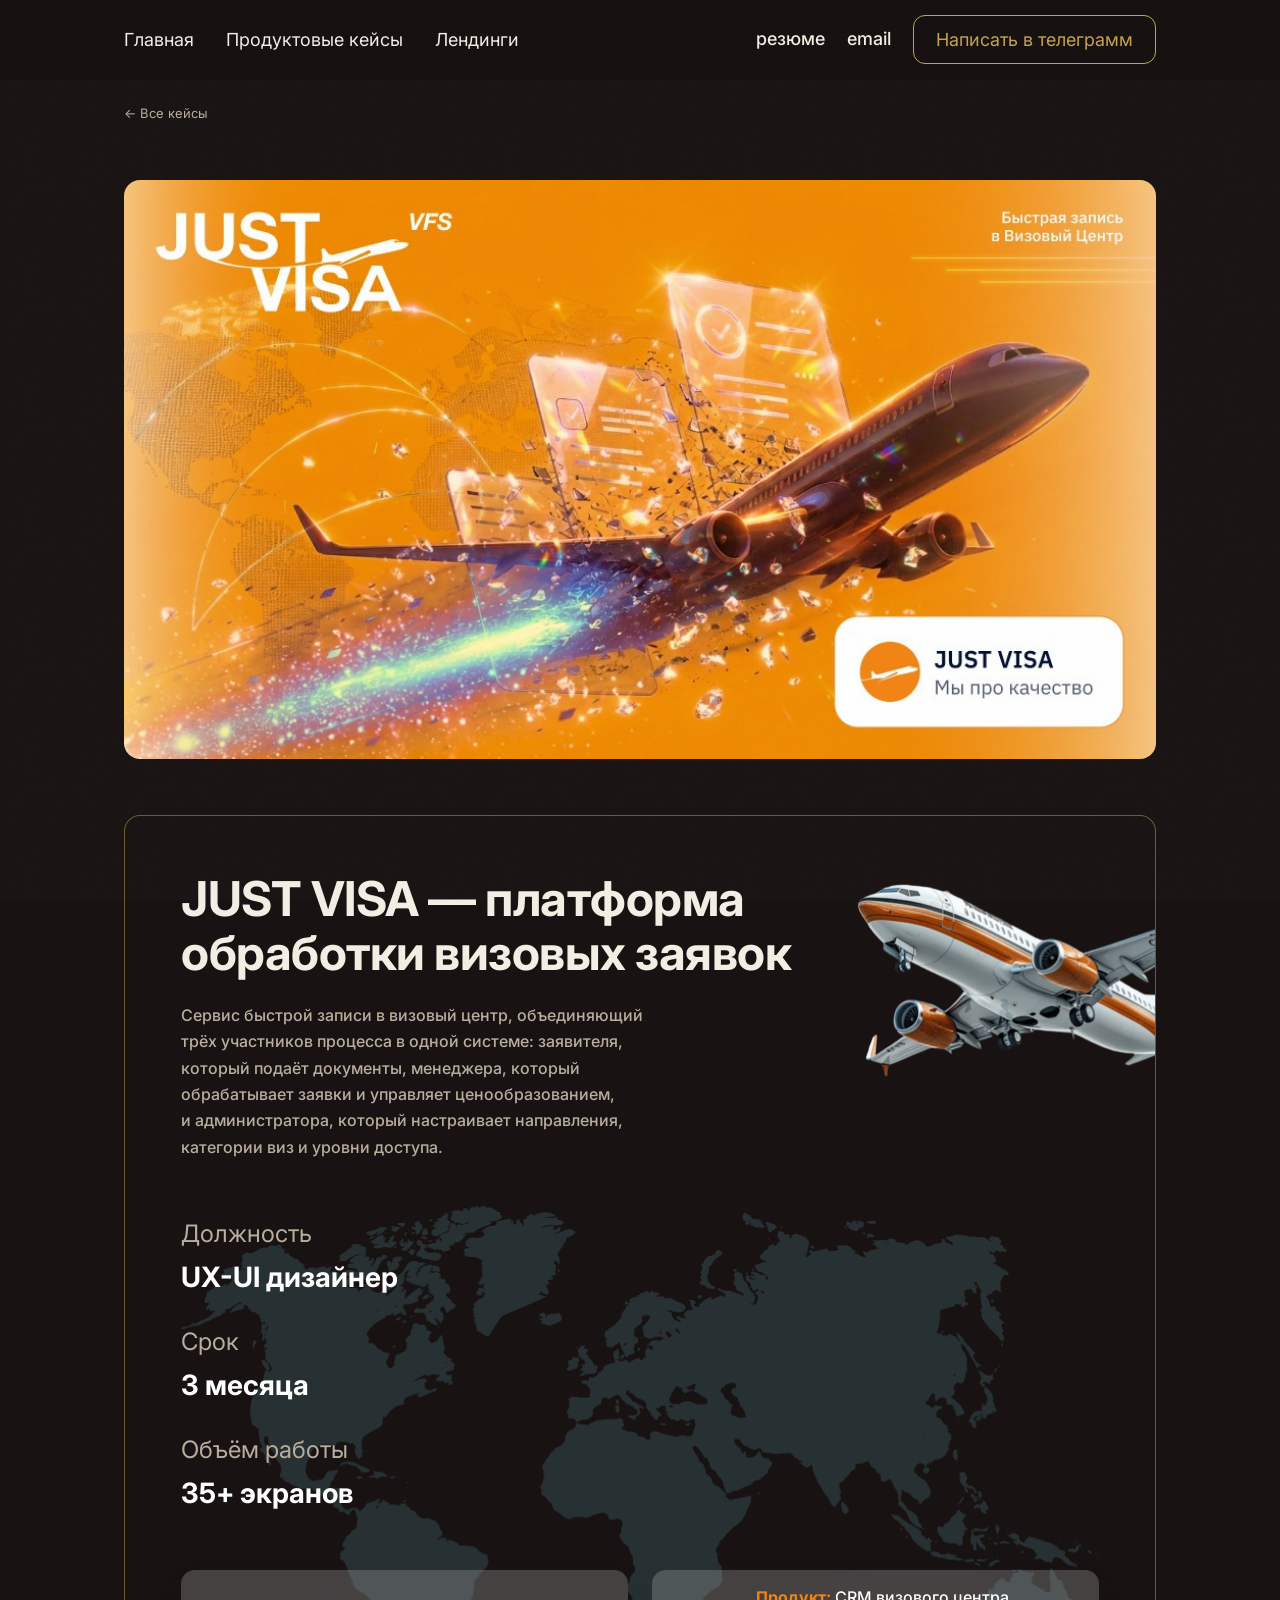
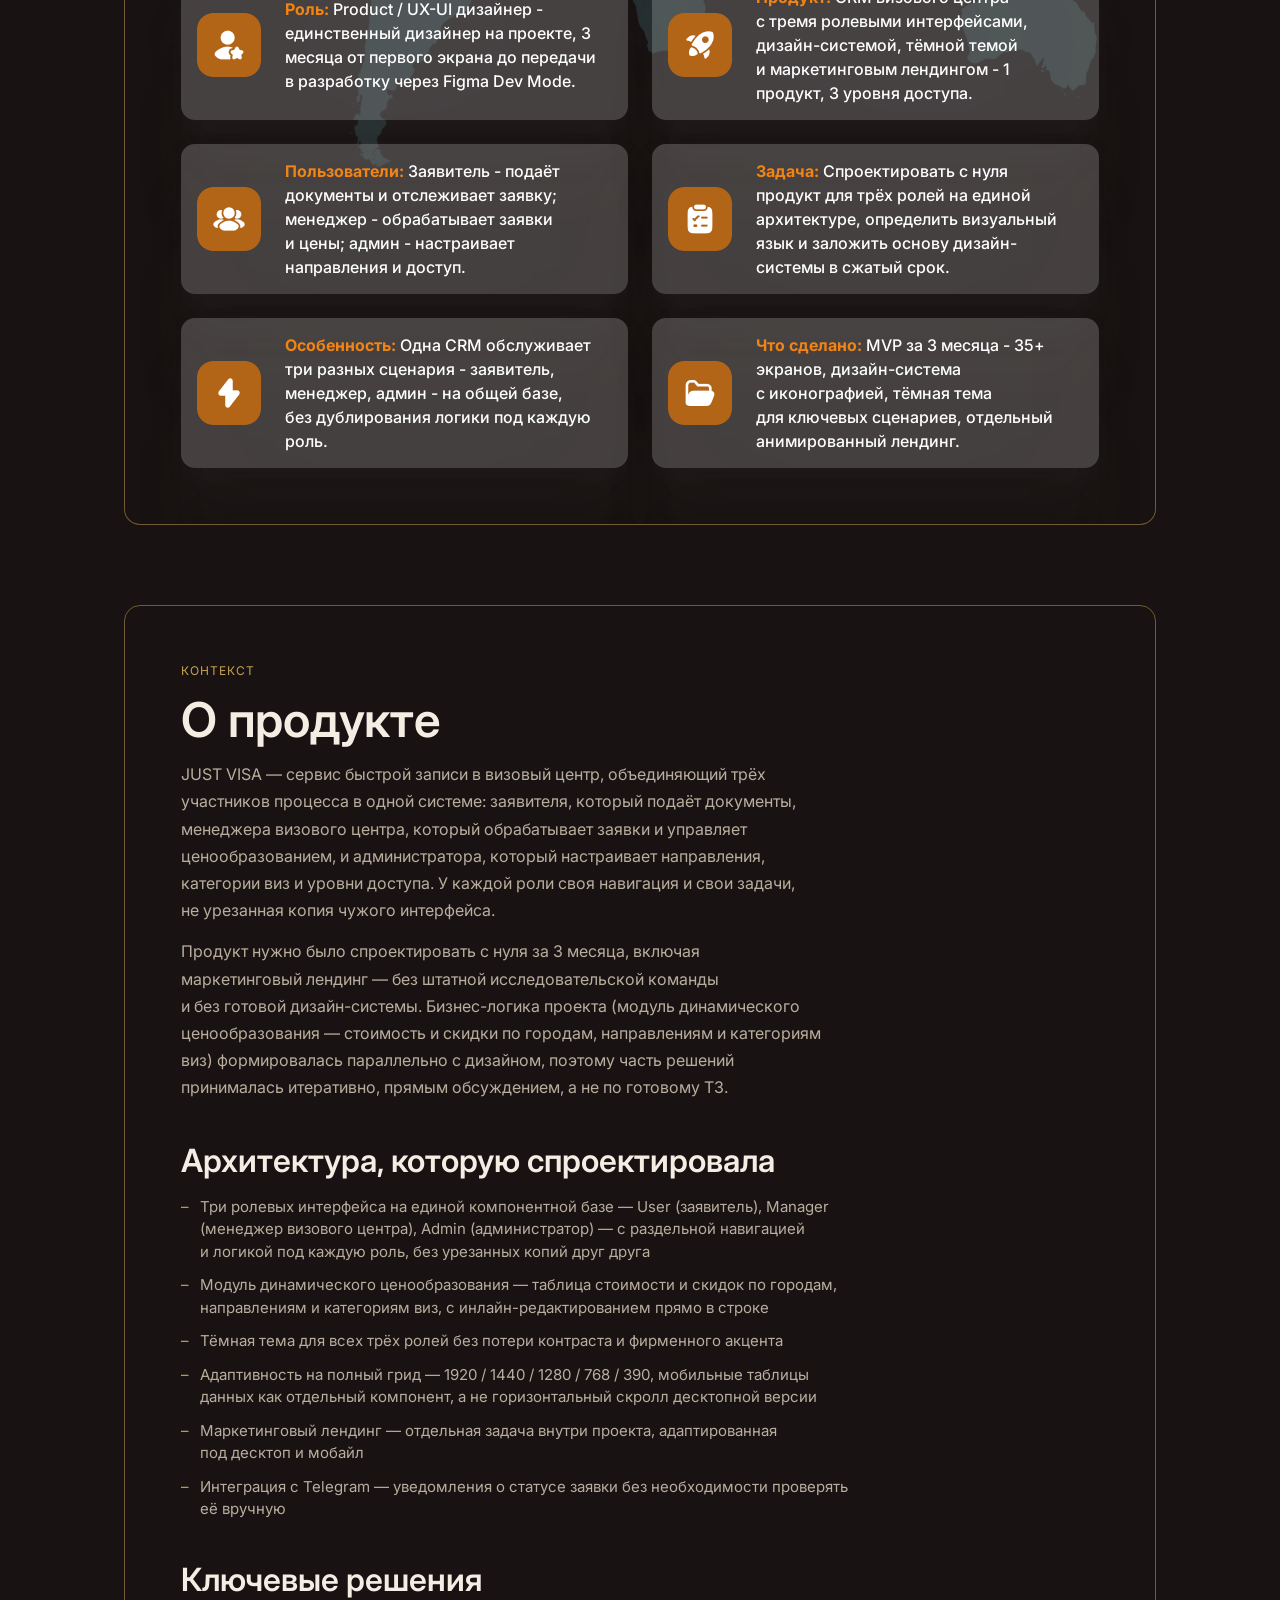
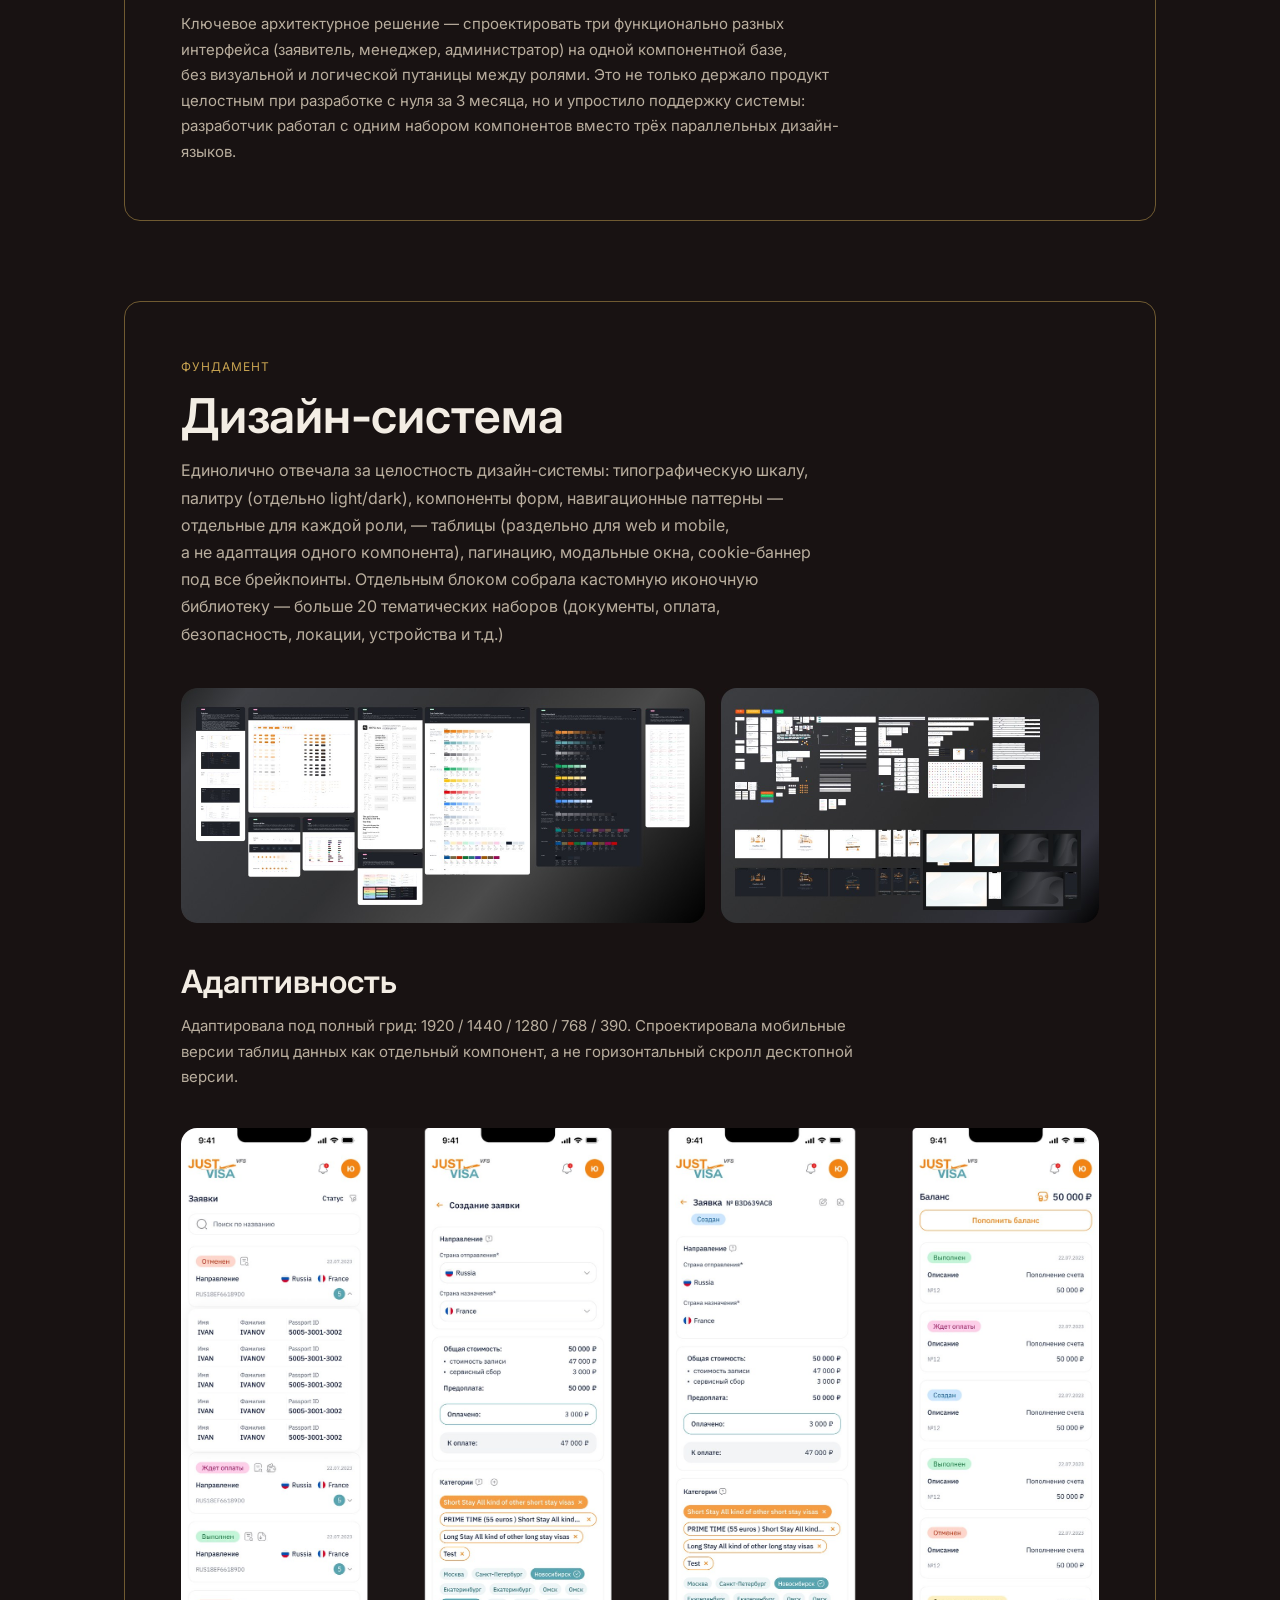
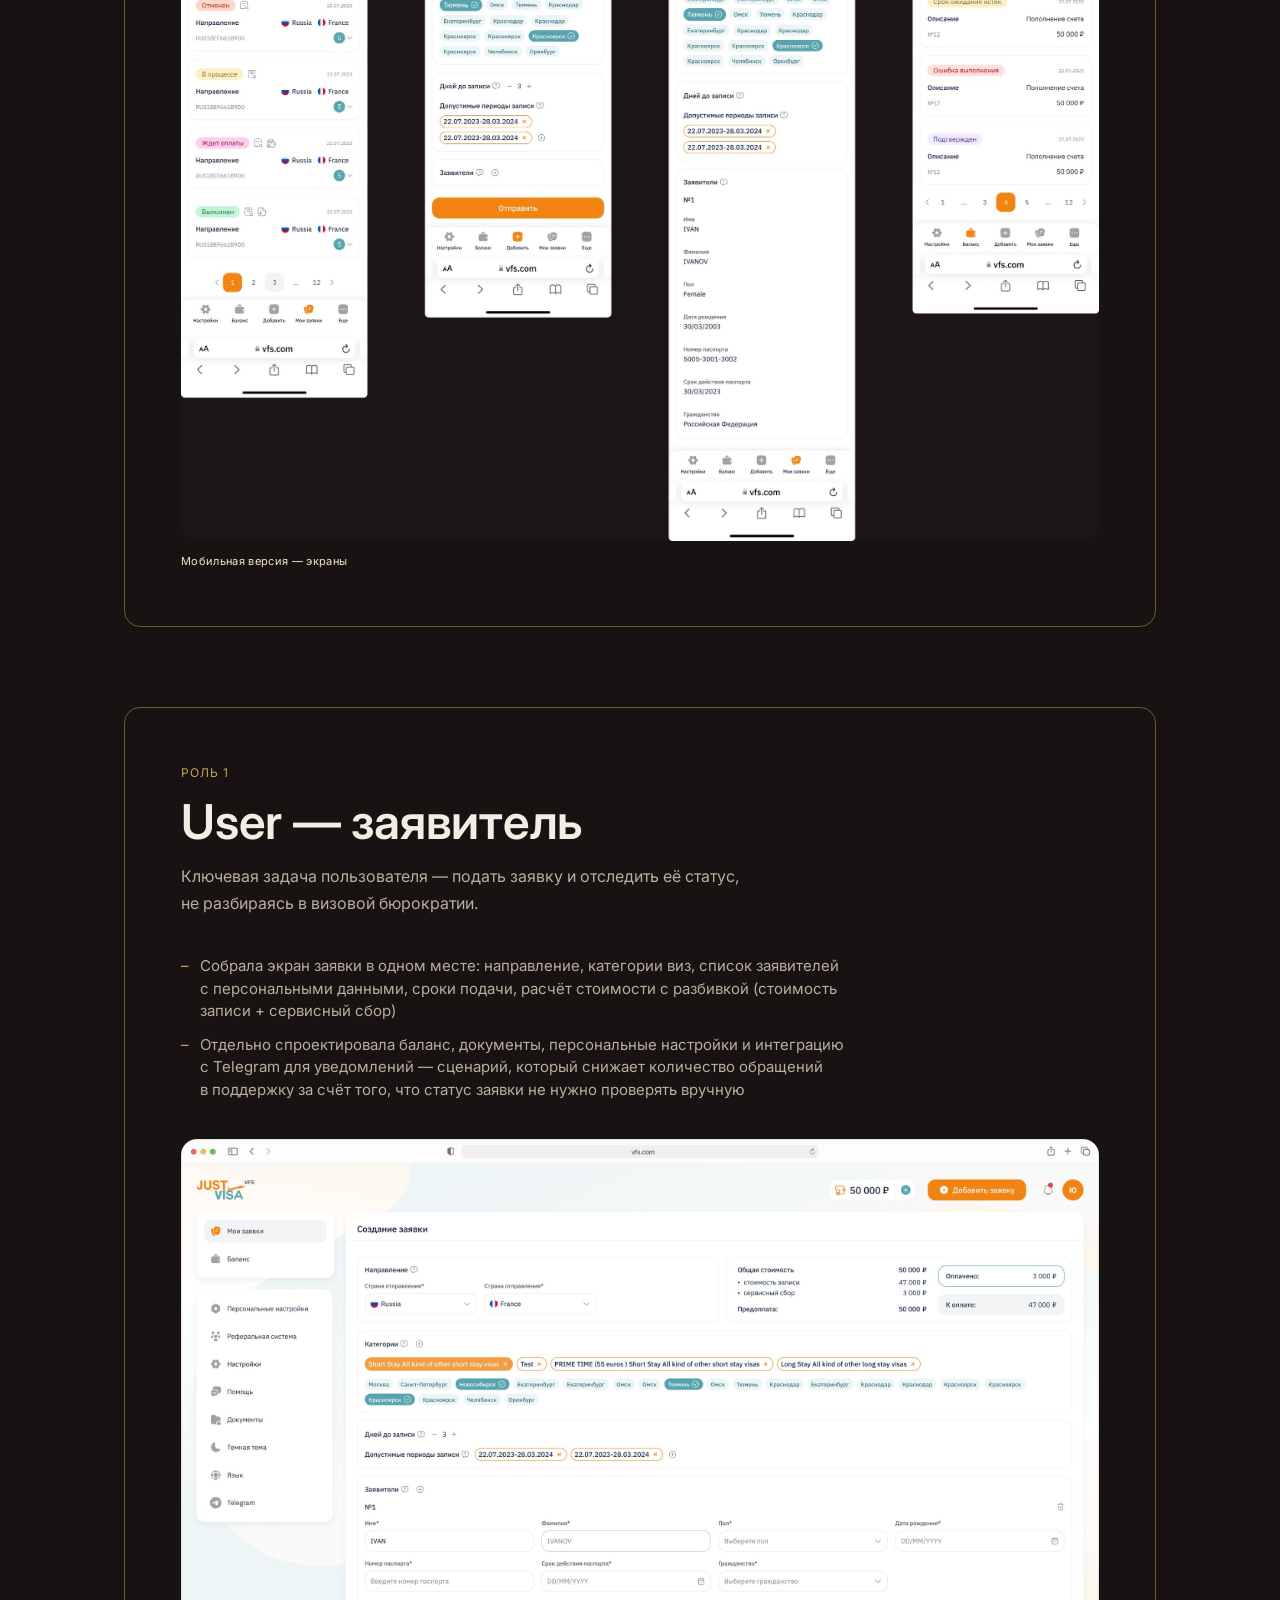
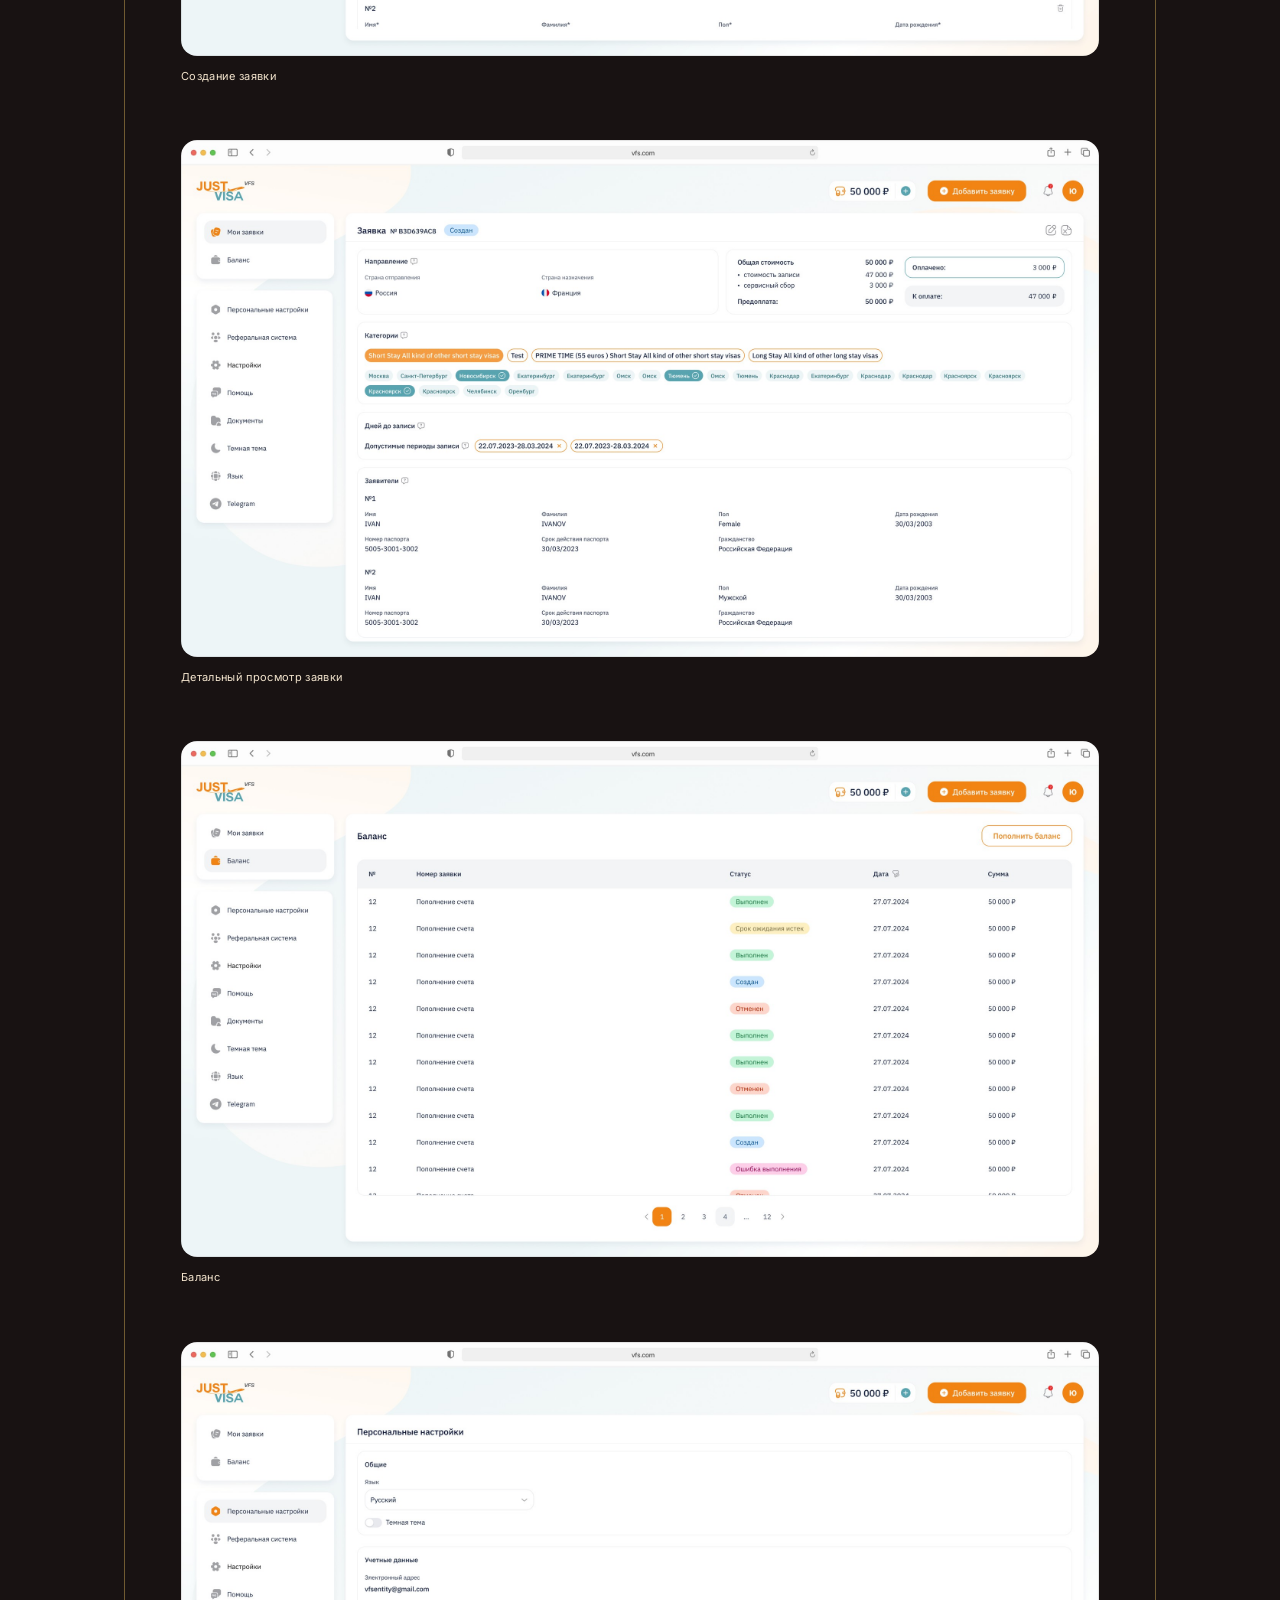
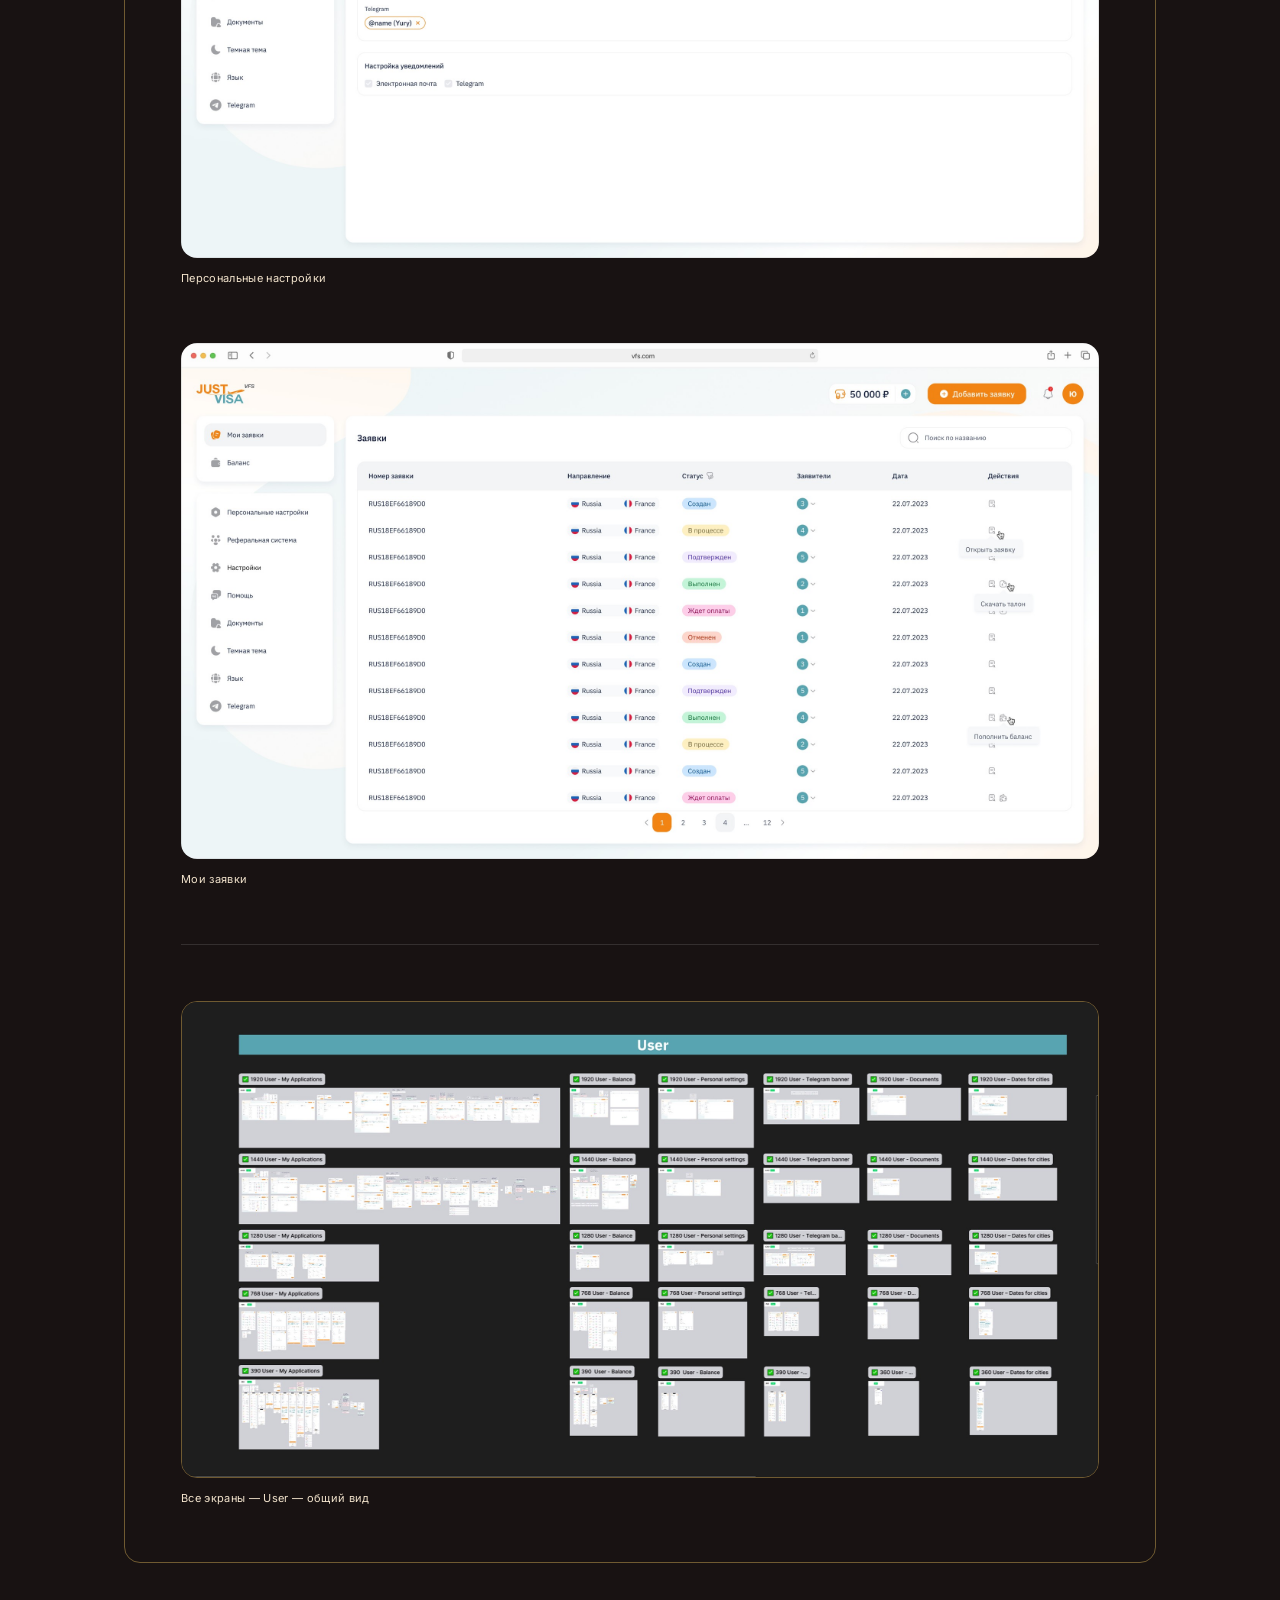
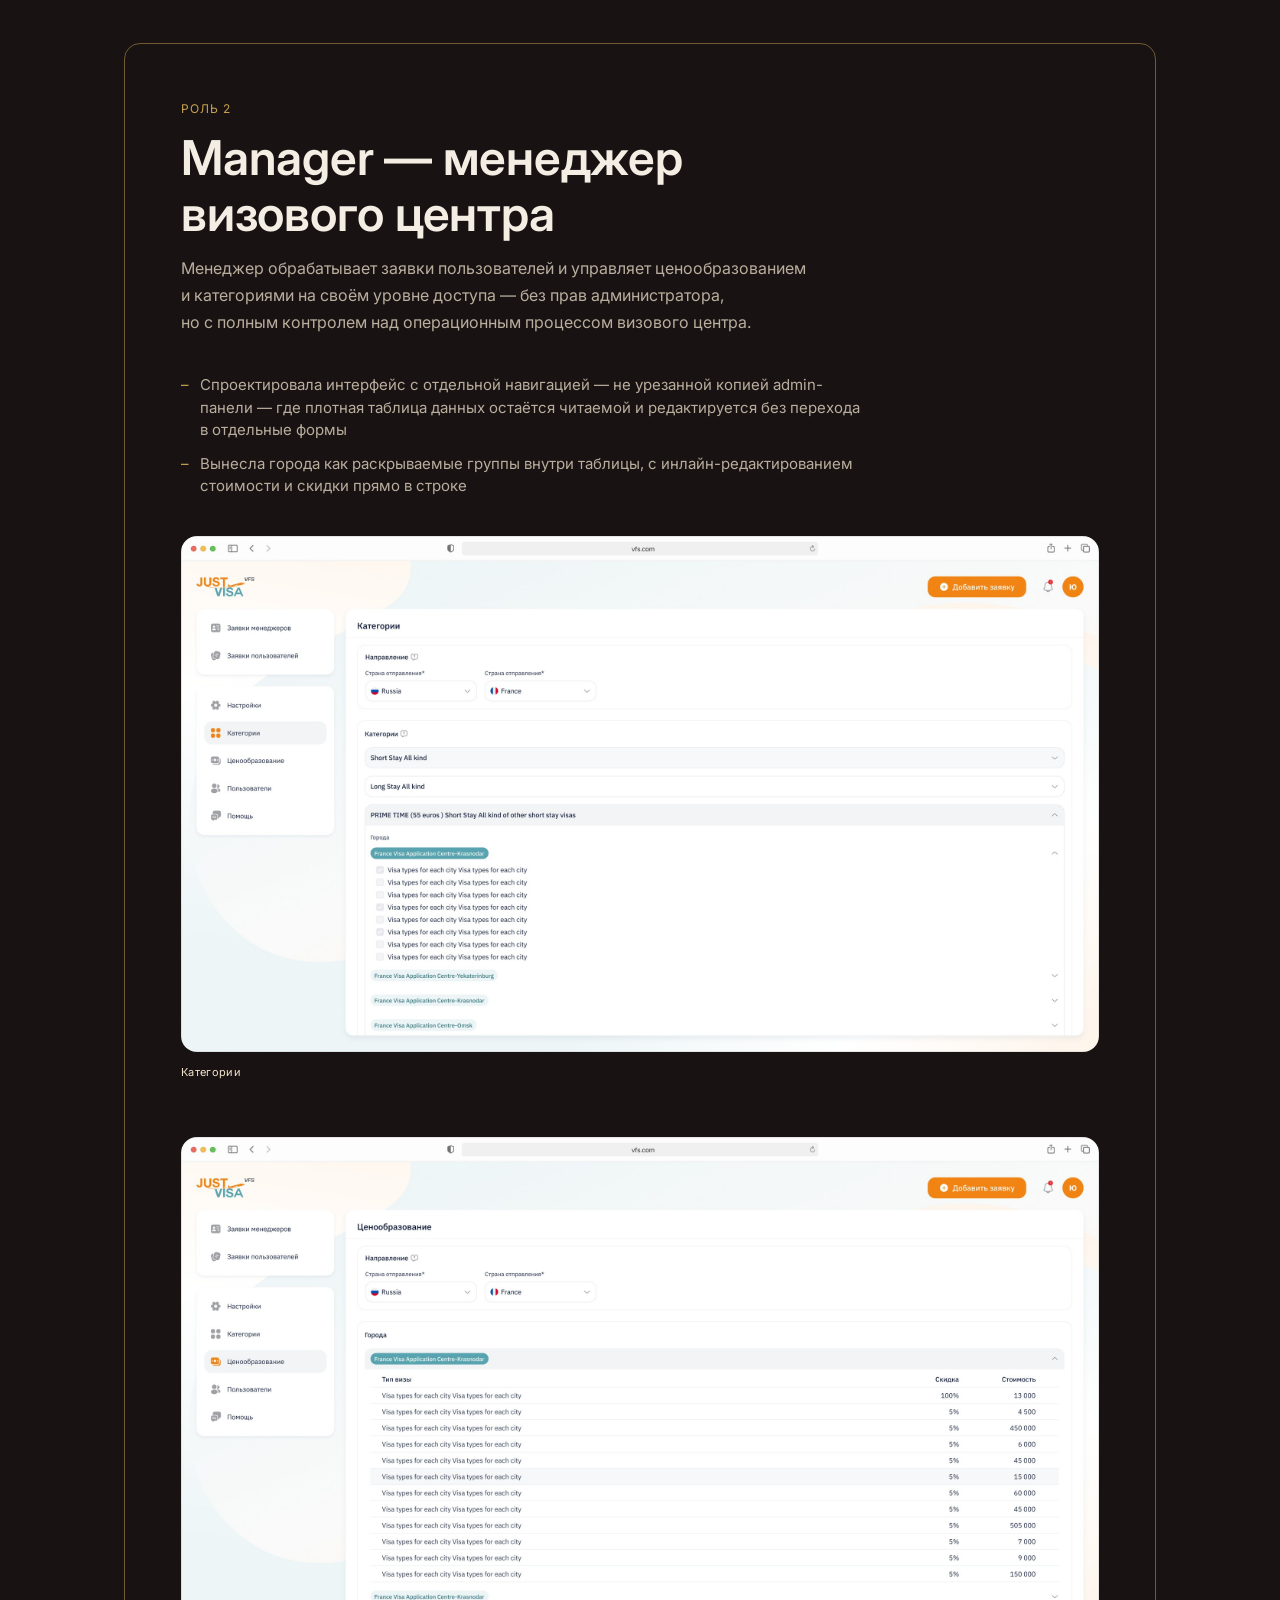
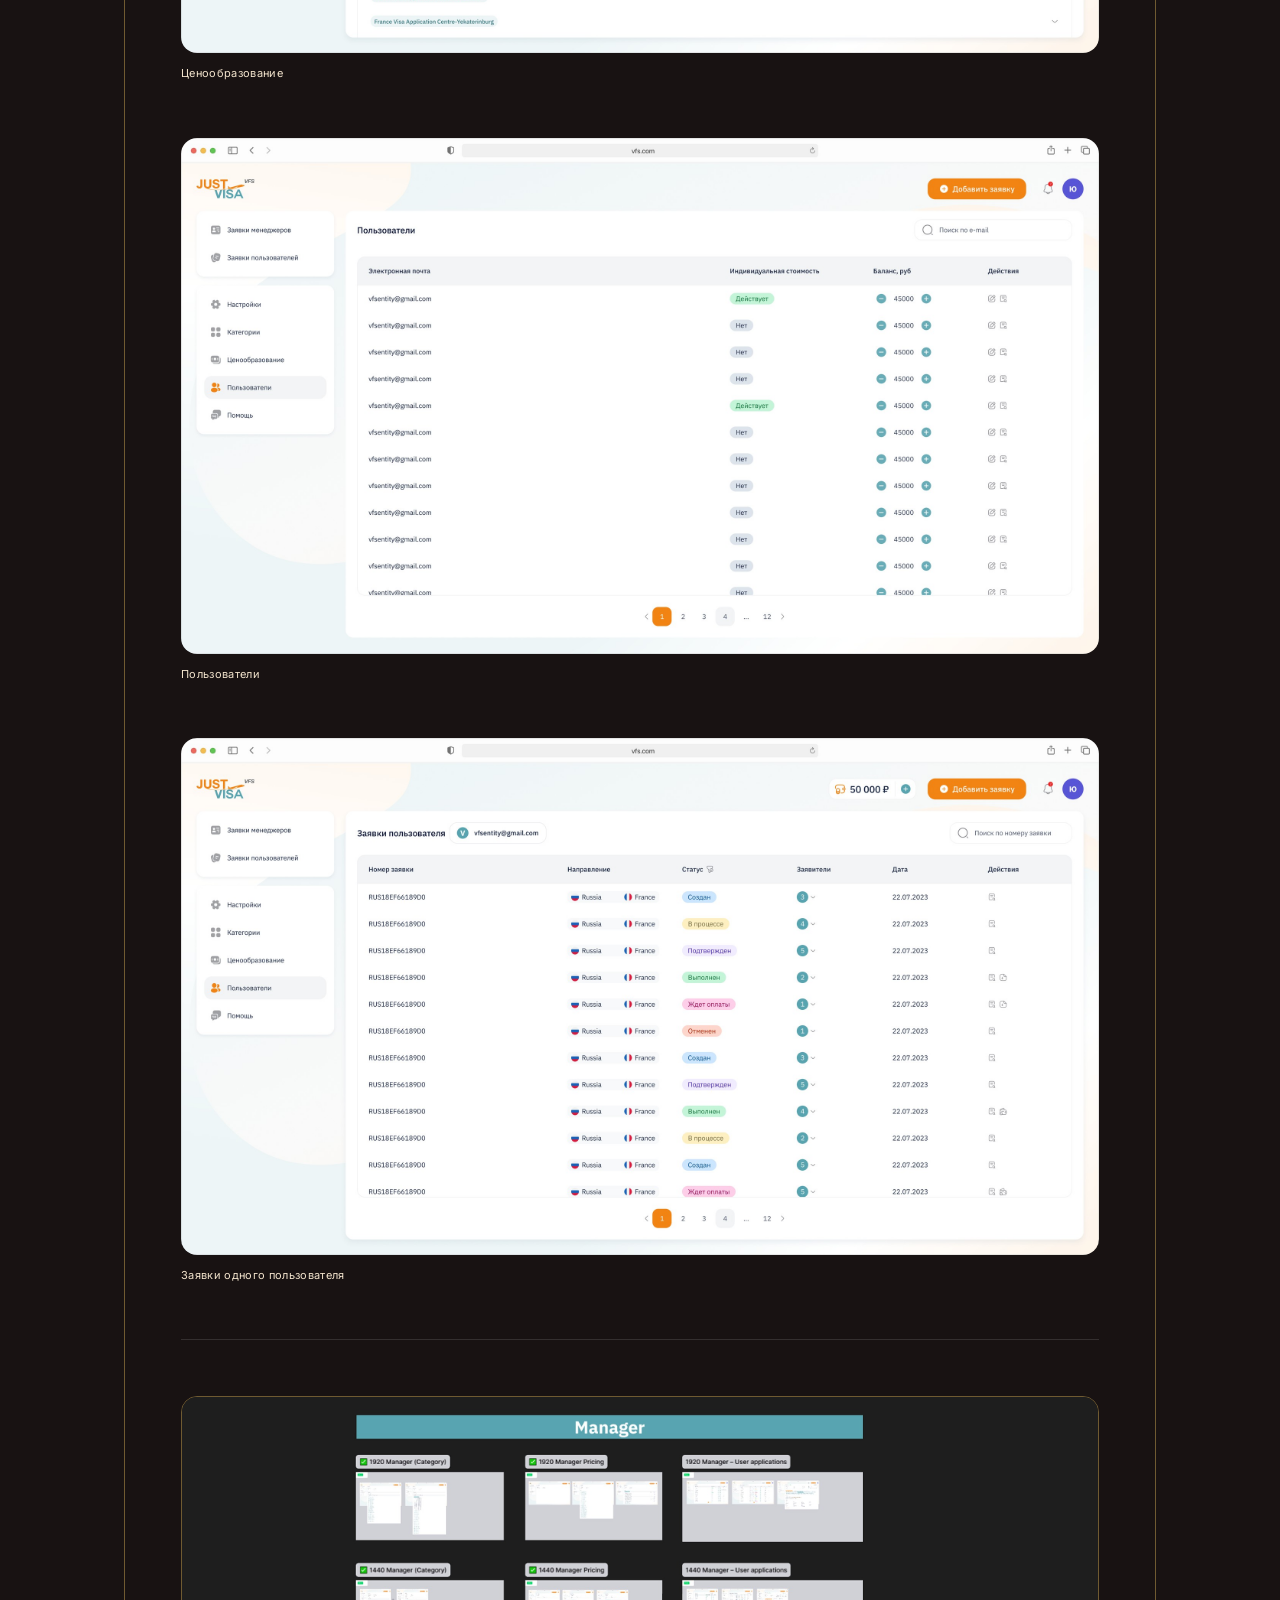
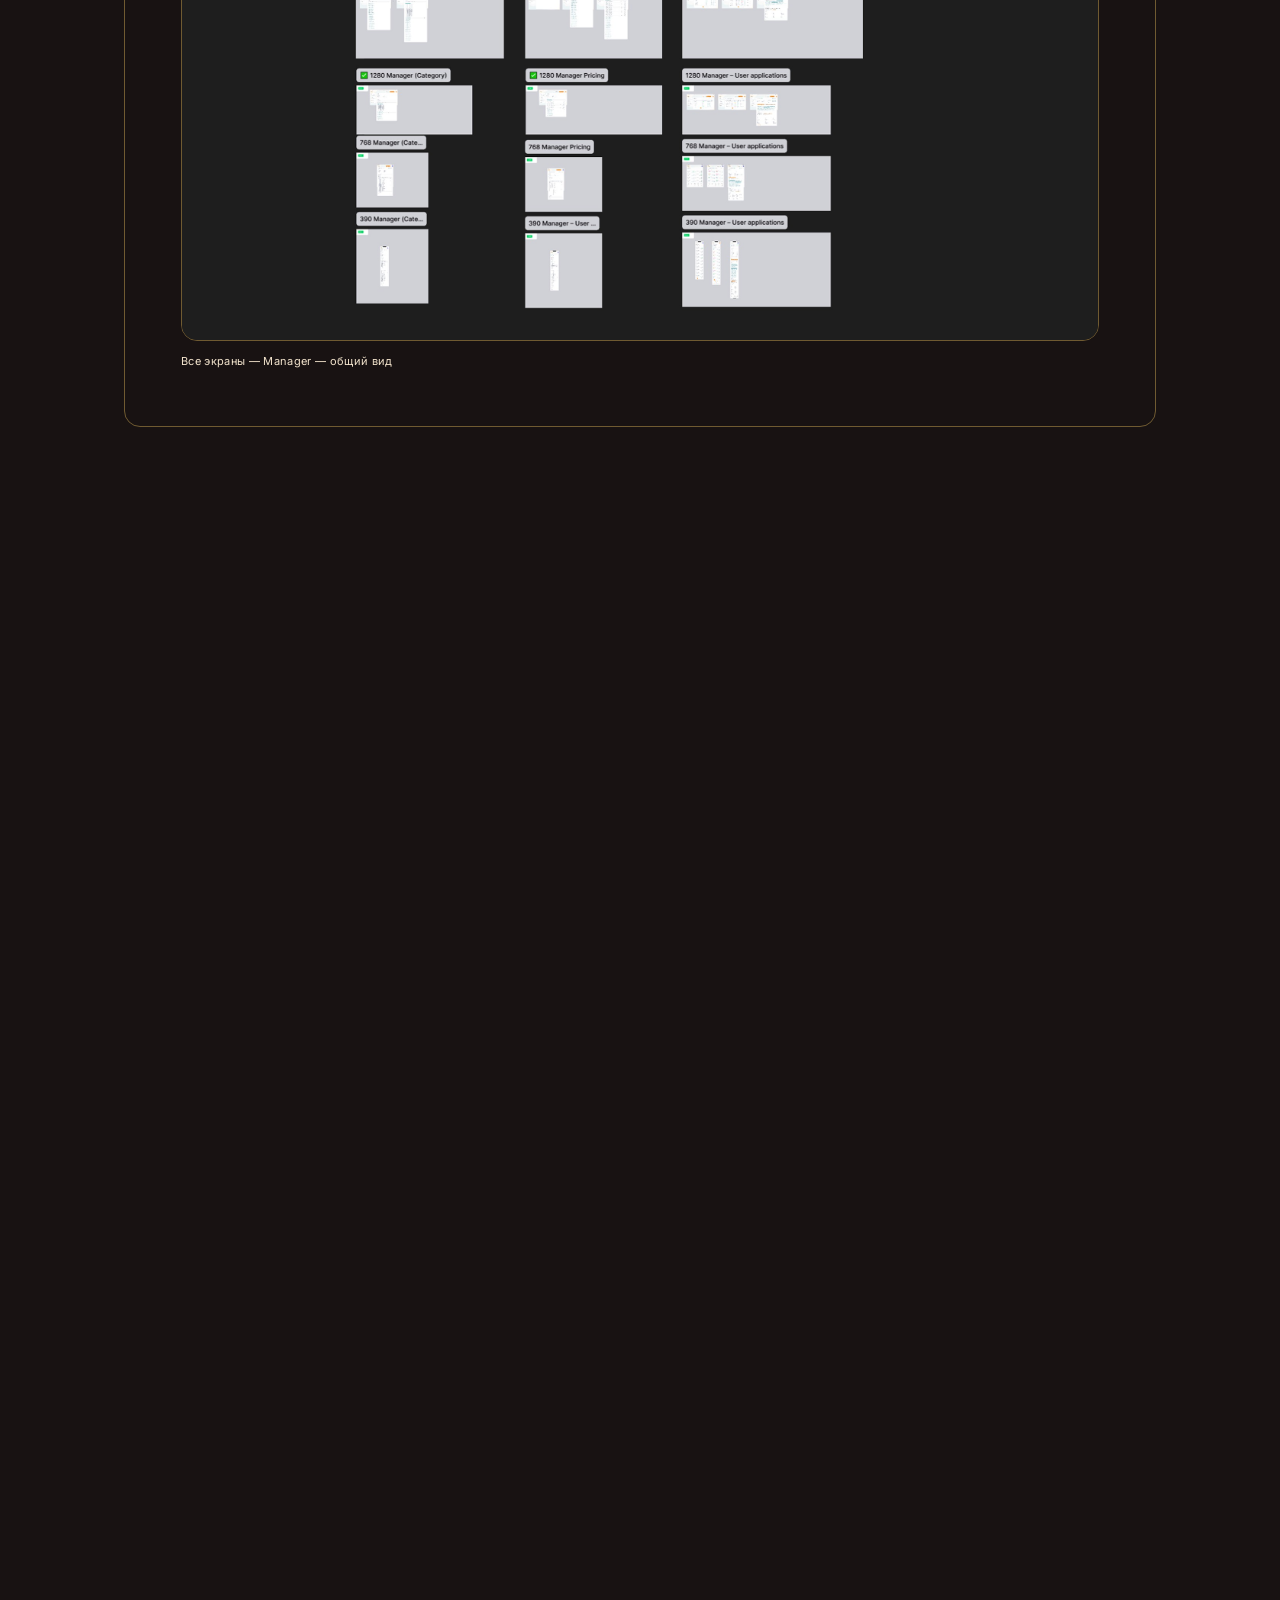
<file: vfs-helper.html>
<!DOCTYPE html>

<html lang="ru">
<head>
<meta charset="utf-8"/>
<meta content="width=device-width, initial-scale=1.0" name="viewport"/>
<title>JUST VISA — CRM визового центра | Оксана Голубева</title>
<meta content="Кейс: JUST VISA — CRM визового центра с тремя ролевыми интерфейсами. Product/UX-UI дизайн Оксаны Голубевой." name="description"/>
<meta property="og:type" content="article"/>
<meta property="og:site_name" content="Оксана Голубева — Product / UX/UI Designer"/>
<meta property="og:title" content="JUST VISA — CRM визового центра | Оксана Голубева"/>
<meta property="og:description" content="Кейс: JUST VISA — CRM визового центра с тремя ролевыми интерфейсами. Product/UX-UI дизайн Оксаны Голубевой."/>
<meta property="og:url" content="https://oksanagolubeva.ru/vfs-helper.html"/>
<meta property="og:image" content="https://oksanagolubeva.ru/assets/og/vfs-helper.jpg"/>
<meta property="og:image:width" content="1200"/>
<meta property="og:image:height" content="630"/>
<meta name="twitter:card" content="summary_large_image"/>
<meta name="twitter:title" content="JUST VISA — CRM визового центра | Оксана Голубева"/>
<meta name="twitter:description" content="Кейс: JUST VISA — CRM визового центра с тремя ролевыми интерфейсами. Product/UX-UI дизайн Оксаны Голубевой."/>
<meta name="twitter:image" content="https://oksanagolubeva.ru/assets/og/vfs-helper.jpg"/>
<link href="https://fonts.googleapis.com" rel="preconnect"/>
<link crossorigin="" href="https://fonts.gstatic.com" rel="preconnect"/>
<link href="https://fonts.googleapis.com/css2?family=Inter:wght@400;500;600;700&amp;display=swap" rel="stylesheet"/>
<link href="assets/decor/favicon/favicon.ico" rel="icon" sizes="any"/>
<link href="assets/decor/favicon/favicon-32x32.png" rel="icon" sizes="32x32" type="image/png"/>
<link href="assets/decor/favicon/favicon-16x16.png" rel="icon" sizes="16x16" type="image/png"/>
<link href="assets/decor/favicon/apple-touch-icon.png" rel="apple-touch-icon" sizes="180x180"/>
<link href="styles.css" rel="stylesheet"/>
</head>
<body>
<header>
<div class="wrap inner">
<a class="header-avatar" href="index.html" aria-label="Главная"><img alt="" src="assets/decor/avatar-badge.svg"/></a>
<button aria-expanded="false" aria-label="Открыть меню" class="burger-btn" id="burgerBtn" type="button"><span></span><span></span><span></span></button>
<a class="nav-tg-btn mobile-tg-btn" href="https://t.me/holubevaaksana" rel="noopener" target="_blank">Написать в телеграм</a>
<nav class="mobile-menu" id="mobileMenu">
<a href="index.html">Главная</a>
<a href="index.html#cases">Продуктовые кейсы</a>
<a href="index.html#lendings">Лендинги</a>
<a href="https://drive.google.com/file/d/1Tp7GR92xKcT-lRftsW4J7q3wKh2T5zn_/view?usp=drive_link" rel="noopener" target="_blank">резюме</a>
<a class="email-copy" href="mailto:3733260@gmail.com">email</a>
</nav>
<nav class="nav-primary">
<a href="index.html">Главная</a>
<a href="index.html#cases">Продуктовые кейсы</a>
<a href="index.html#lendings">Лендинги</a>
</nav>
<div class="nav-secondary">
<a class="nav-text" href="https://drive.google.com/file/d/1Tp7GR92xKcT-lRftsW4J7q3wKh2T5zn_/view?usp=drive_link" target="_blank" rel="noopener">резюме</a>
<a class="nav-text email-copy" href="mailto:3733260@gmail.com">email</a>
<a class="nav-tg-btn" href="https://t.me/holubevaaksana" rel="noopener" target="_blank">Написать в телеграмм</a>
</div>
</div>
</header>
<div class="wrap" style="padding-top:100px;">
<a class="back-link" href="index.html">← Все кейсы</a>
</div>
<div class="wrap" style="margin-top:56px;">
<img alt="JUST VISA" class="cover-top-img" src="assets/vfs-full/cover.jpg"/>
</div>
<div class="wrap" style="margin-top:56px;">
<div class="hero-plate vfs-hero">
<div class="case-intro-grid">
<div class="case-intro-text">
<h1 class="case-title">JUST VISA — платформа обработки визовых заявок</h1>
<p class="case-desc">Сервис быстрой записи в визовый центр, объединяющий трёх участников процесса в одной системе: заявителя, который подаёт документы, менеджера, который обрабатывает заявки и управляет ценообразованием, и администратора, который настраивает направления, категории виз и уровни доступа.</p>
</div>
</div>
<img alt="" class="vfs-plane" src="assets/vfs-hero/plane.png"/>
<div class="case-red-content">
<img alt="" class="vfs-map" src="assets/vfs-hero/map.png"/>
<img alt="" class="case-photo-cutout vfs-photo" src="assets/vfs-hero/photo.png"/>
<div class="case-stats">
<div class="stat-row"><span class="stat-label">Должность</span><span class="stat-value">UX-UI дизайнер</span></div>
<div class="stat-row"><span class="stat-label">Срок</span><span class="stat-value">3 месяца</span></div>
<div class="stat-row"><span class="stat-label">Объём работы</span><span class="stat-value">35+ экранов</span></div>
</div>
<div class="case-cards vfs-cards">
<div class="case-card">
<img alt="" class="case-card-icon" src="assets/vfs-hero/icon-role.png"/>
<p><b>Роль:</b> Product / UX-UI дизайнер - единственный дизайнер на проекте, 3 месяца от первого экрана до передачи в разработку через Figma Dev Mode.</p>
</div>
<div class="case-card">
<img alt="" class="case-card-icon" src="assets/vfs-hero/icon-product.png"/>
<p><b>Продукт:</b> CRM визового центра с тремя ролевыми интерфейсами, дизайн-системой, тёмной темой и маркетинговым лендингом - 1 продукт, 3 уровня доступа.</p>
</div>
<div class="case-card">
<img alt="" class="case-card-icon" src="assets/vfs-hero/icon-users.png"/>
<p><b>Пользователи:</b> Заявитель - подаёт документы и отслеживает заявку; менеджер - обрабатывает заявки и цены; админ - настраивает направления и доступ.</p>
</div>
<div class="case-card">
<img alt="" class="case-card-icon" src="assets/vfs-hero/icon-task.png"/>
<p><b>Задача:</b> Спроектировать с нуля продукт для трёх ролей на единой архитектуре, определить визуальный язык и заложить основу дизайн-системы в сжатый срок.</p>
</div>
<div class="case-card">
<img alt="" class="case-card-icon" src="assets/vfs-hero/icon-feature.png"/>
<p><b>Особенность:</b> Одна CRM обслуживает три разных сценария - заявитель, менеджер, админ - на общей базе, без дублирования логики под каждую роль.</p>
</div>
<div class="case-card">
<img alt="" class="case-card-icon" src="assets/vfs-hero/icon-done.png"/>
<p><b>Что сделано:</b> MVP за 3 месяца - 35+ экранов, дизайн-система с иконографией, тёмная тема для ключевых сценариев, отдельный анимированный лендинг.</p>
</div>
</div>
</div>
</div>
</div>
<div class="wrap" id="vfs" style="margin-top:80px;">
<div class="block reveal"><div class="screens-plate">
<div class="plate-head">
<span class="block-tag">Контекст</span>
<h2 class="block-h">О продукте</h2>
<p class="block-p">JUST VISA — сервис быстрой записи в визовый центр, объединяющий трёх участников процесса в одной системе: заявителя, который подаёт документы, менеджера визового центра, который обрабатывает заявки и управляет ценообразованием, и администратора, который настраивает направления, категории виз и уровни доступа. У каждой роли своя навигация и свои задачи, не урезанная копия чужого интерфейса.</p>
<p class="block-p">Продукт нужно было спроектировать с нуля за 3 месяца, включая маркетинговый лендинг — без штатной исследовательской команды и без готовой дизайн-системы. Бизнес-логика проекта (модуль динамического ценообразования — стоимость и скидки по городам, направлениям и категориям виз) формировалась параллельно с дизайном, поэтому часть решений принималась итеративно, прямым обсуждением, а не по готовому ТЗ.</p>
</div>
<div class="subsection">
<h3 class="subsection-h">Архитектура, которую спроектировала</h3>
<ul class="punch-list">
<li>Три ролевых интерфейса на единой компонентной базе — User (заявитель), Manager (менеджер визового центра), Admin (администратор) — с раздельной навигацией и логикой под каждую роль, без урезанных копий друг друга</li>
<li>Модуль динамического ценообразования — таблица стоимости и скидок по городам, направлениям и категориям виз, с инлайн-редактированием прямо в строке</li>
<li>Тёмная тема для всех трёх ролей без потери контраста и фирменного акцента</li>
<li>Адаптивность на полный грид — 1920 / 1440 / 1280 / 768 / 390, мобильные таблицы данных как отдельный компонент, а не горизонтальный скролл десктопной версии</li>
<li>Маркетинговый лендинг — отдельная задача внутри проекта, адаптированная под десктоп и мобайл</li>
<li>Интеграция с Telegram — уведомления о статусе заявки без необходимости проверять её вручную</li>
</ul>
</div>
<div class="subsection">
<h3 class="subsection-h">Ключевые решения</h3>
<p class="subsection-p">Ключевое архитектурное решение — спроектировать три функционально разных интерфейса (заявитель, менеджер, администратор) на одной компонентной базе, без визуальной и логической путаницы между ролями. Это не только держало продукт целостным при разработке с нуля за 3 месяца, но и упростило поддержку системы: разработчик работал с одним набором компонентов вместо трёх параллельных дизайн-языков.</p>
</div>
</div></div>
<div class="block reveal"><div class="screens-plate">
<div class="plate-head">
<span class="block-tag">Фундамент</span>
<h2 class="block-h">Дизайн-система</h2>
<p class="block-p">Единолично отвечала за целостность дизайн-системы: типографическую шкалу, палитру (отдельно light/dark), компоненты форм, навигационные паттерны — отдельные для каждой роли, — таблицы (раздельно для web и mobile, а не адаптация одного компонента), пагинацию, модальные окна, cookie-баннер под все брейкпоинты. Отдельным блоком собрала кастомную иконочную библиотеку — больше 20 тематических наборов (документы, оплата, безопасность, локации, устройства и т.д.)</p>
</div>
<div class="subsection">
<div class="plate-images"><figure><img alt="" loading="lazy" src="assets/vfs-full/design-system.jpg"/></figure></div>
</div>
<div class="subsection">
<h3 class="subsection-h">Адаптивность</h3>
<p class="subsection-p">Адаптировала под полный грид: 1920 / 1440 / 1280 / 768 / 390. Спроектировала мобильные версии таблиц данных как отдельный компонент, а не горизонтальный скролл десктопной версии.</p>
<div class="plate-images">
<figure><img alt="Мобильная версия — экраны" loading="lazy" src="assets/vfs-full/mobile-overview.jpg"><figcaption>Мобильная версия — экраны</figcaption></img></figure>
</div>
</div>
</div></div>
<div class="block reveal"><div class="screens-plate">
<div class="plate-head">
<span class="block-tag">Роль 1</span>
<h2 class="block-h">User — заявитель</h2>
<p class="block-p">Ключевая задача пользователя — подать заявку и отследить её статус, не разбираясь в визовой бюрократии.</p>
</div>
<ul class="punch-list">
<li>Собрала экран заявки в одном месте: направление, категории виз, список заявителей с персональными данными, сроки подачи, расчёт стоимости с разбивкой (стоимость записи + сервисный сбор)</li>
<li>Отдельно спроектировала баланс, документы, персональные настройки и интеграцию с Telegram для уведомлений — сценарий, который снижает количество обращений в поддержку за счёт того, что статус заявки не нужно проверять вручную</li>
</ul>
<div class="plate-images">
<figure><img alt="Создание заявки" loading="lazy" src="assets/vfs-full/user-02-create.jpg"/><figcaption>Создание заявки</figcaption></figure>
<figure><img alt="Детальный просмотр заявки" loading="lazy" src="assets/vfs-full/user-03-detail.jpg"/><figcaption>Детальный просмотр заявки</figcaption></figure>
<figure><img alt="Баланс" loading="lazy" src="assets/vfs-full/user-04-balance.jpg"/><figcaption>Баланс</figcaption></figure>
<figure><img alt="Персональные настройки" loading="lazy" src="assets/vfs-full/user-05-settings.jpg"/><figcaption>Персональные настройки</figcaption></figure>
<figure><img alt="Мои заявки" loading="lazy" src="assets/vfs-full/user-06-my-applications.jpg"/><figcaption>Мои заявки</figcaption></figure>
</div>
<div class="plate-images plate-overview">
<figure><img alt="Все экраны — User — общий вид" loading="lazy" src="assets/vfs-full/user-overview.jpg"/><figcaption>Все экраны — User — общий вид</figcaption></figure>
</div>
</div></div>
<div class="block reveal"><div class="screens-plate">
<div class="plate-head">
<span class="block-tag">Роль 2</span>
<h2 class="block-h">Manager — менеджер визового центра</h2>
<p class="block-p">Менеджер обрабатывает заявки пользователей и управляет ценообразованием и категориями на своём уровне доступа — без прав администратора, но с полным контролем над операционным процессом визового центра.</p>
</div>
<ul class="punch-list">
<li>Спроектировала интерфейс с отдельной навигацией — не урезанной копией admin-панели — где плотная таблица данных остаётся читаемой и редактируется без перехода в отдельные формы</li>
<li>Вынесла города как раскрываемые группы внутри таблицы, с инлайн-редактированием стоимости и скидки прямо в строке</li>
</ul>
<div class="plate-images">
<figure><img alt="Категории" loading="lazy" src="assets/vfs-full/manager-04-categories.jpg"/><figcaption>Категории</figcaption></figure>
<figure><img alt="Ценообразование" loading="lazy" src="assets/vfs-full/manager-06-pricing.jpg"/><figcaption>Ценообразование</figcaption></figure>
<figure><img alt="Пользователи" loading="lazy" src="assets/vfs-full/manager-05-users.jpg"/><figcaption>Пользователи</figcaption></figure>
<figure><img alt="Заявки одного пользователя" loading="lazy" src="assets/vfs-full/manager-03-user-apps.jpg"/><figcaption>Заявки одного пользователя</figcaption></figure>
</div>
<div class="plate-images plate-overview">
<figure><img alt="Все экраны — Manager — общий вид" loading="lazy" src="assets/vfs-full/manager-overview.jpg"/><figcaption>Все экраны — Manager — общий вид</figcaption></figure>
</div>
</div></div>
<div class="block reveal"><div class="screens-plate">
<div class="plate-head">
<span class="block-tag">Роль 3</span>
<h2 class="block-h">Admin — администратор</h2>
<p class="block-p">Администратор настраивает систему на уровне бизнес-правил: направления (страна отправления → страна назначения), категории виз, пользователей и вывод баланса.</p>
</div>
<ul class="punch-list">
<li>Построила ключевой модуль — динамическое ценообразование: таблица, где для каждого города, направления и типа визы задаётся своя стоимость и скидка, с быстрым редактированием без выхода в отдельную форму</li>
<li>Это самый плотный по данным раздел проекта — потребовал отдельной проработки читаемости таблицы при большом количестве строк и городов</li>
</ul>
<div class="plate-images">
<figure><img alt="Категории" loading="lazy" src="assets/vfs-full/admin-03-categories.jpg"/><figcaption>Категории</figcaption></figure>
<figure><img alt="Создание категории" loading="lazy" src="assets/vfs-full/admin-04-create-category.jpg"/><figcaption>Создание категории</figcaption></figure>
<figure><img alt="Ценообразование, редактирование скидки и стоимости" loading="lazy" src="assets/vfs-full/admin-06-pricing.jpg"/><figcaption>Ценообразование, редактирование скидки и стоимости</figcaption></figure>
<figure><img alt="Пользователи и вывод средств" loading="lazy" src="assets/vfs-full/admin-09-users-payout.jpg"/><figcaption>Пользователи и вывод средств</figcaption></figure>
<figure><img alt="Редактирование индивидуальной стоимости" loading="lazy" src="assets/vfs-full/admin-08-edit-individual-price.jpg"/><figcaption>Редактирование индивидуальной стоимости</figcaption></figure>
<figure><img alt="Активация направления" loading="lazy" src="assets/vfs-full/admin-02-activation.jpg"/><figcaption>Активация направления</figcaption></figure>
</div>
<div class="plate-images plate-overview">
<figure><img alt="Все экраны — Admin — общий вид" loading="lazy" src="assets/vfs-full/admin-overview.jpg"/><figcaption>Все экраны — Admin — общий вид</figcaption></figure>
</div>
</div></div>
<div class="block reveal"><div class="screens-plate">
<div class="plate-head">
<span class="block-tag">Тема</span>
<h2 class="block-h">Тёмная тема</h2>
<p class="block-p">Спроектировала тёмную тему для основных модулей всех трёх ролей — с сохранением фирменного акцента и контраста текста на тёмном фоне без дополнительной адаптации палитры. Тема покрывает все ключевые сценарии (заявки, баланс, ценообразование, категории и др.).</p>
</div>
<div class="plate-images">
<figure><img alt="Тёмная тема — экраны" loading="lazy" src="assets/vfs-full/dark-theme-overview.jpg"/><figcaption>Тёмная тема — экраны</figcaption></figure>
</div>
</div></div>
<div class="block reveal"><div class="screens-plate">
<div class="plate-head">
<span class="block-tag">Процесс</span>
<h2 class="block-h">Процесс и передача в разработку</h2>
</div>
<ul class="punch-list">
<li>Решения принимались в тесной связке с фаундером (он же PM) и разработчиком, которые формировали бизнес-логику продукта параллельно с дизайном</li>
<li>Провела конкурентный анализ визовых и записных сервисов, опиралась на обратную связь от реальных пользователей системы (агентов визового центра и заявителей) в неформальном формате, без структурированных исследовательских сессий при имеющихся ресурсах</li>
<li>Спроектировала три интерфейса с чёткой логикой каждый, без визуальной и функциональной путаницы между ролями — при этом на одной компонентной базе, что упростило поддержку системы разработчиком</li>
<li>Часть решений отстаивала и аргументировала перед фаундером и командой, когда бизнес-требование противоречило удобству использования</li>
<li>Проводила самостоятельную проверку экранов на логику и юзабилити перед передачей в разработку, проговаривала пограничные состояния (ошибки, «in developing», pressed-состояния меню) сразу в макете, а не по запросу постфактум</li>
<li>Оперативно дорабатывала решения по фидбеку фаундера после демонстрации макетов</li>
</ul>
</div></div>
<div class="block reveal"><div class="screens-plate">
<div class="plate-head">
<span class="block-tag">Итог</span>
<h2 class="block-h">Результат</h2>
<p class="block-p">В одиночку спроектировала с нуля и довела продукт до MVP за 3 месяца: три ролевых интерфейса (заявитель, менеджер визового центра, администратор), полная адаптивность на 5 брейкпоинтов, дизайн-система с кастомной иконографией, тёмная тема и отдельный маркетинговый лендинг с анимационными акцентами и формой заявки как основным CTA.</p>
<p class="block-p">По информации от заказчика, проект какое-то время использовался в проде; дальнейшее развитие продукта проходило без моего участия.</p>
</div>
<div class="plate-images">
<figure><img alt="" loading="lazy" src="assets/vfs-full/result-slide-1.jpg" style="border-radius:16px;"/></figure>
</div>
</div></div>
</div>
<footer>
<div class="wrap">
<h2>Готова присоединиться к сильной команде!<br/><span class="word-ellipse ellipse-svyazhites"><b>Свяжитесь</b><svg width="274" height="87" viewBox="0 0 274 87" fill="none" xmlns="http://www.w3.org/2000/svg"><path d="M134.797 1.35444C172.445 -0.17267 206.693 3.3124 231.622 10.3086C244.091 13.8083 254.172 18.1706 261.175 23.18C268.189 28.1963 271.976 33.7534 272.215 39.6357C272.453 45.5157 269.223 51.0933 262.796 56.2567C256.368 61.4202 246.867 66.0609 234.905 70.0352C210.993 77.9797 177.503 83.1781 139.835 84.7061C102.168 86.234 67.5567 83.7984 42.2679 77.8472C29.6168 74.87 19.3638 71.0279 12.2347 66.4085C5.0982 61.7844 1.25056 56.4941 1.01296 50.6365C0.774466 44.7536 4.09544 38.9084 10.6715 33.3412C17.2387 27.7814 26.9224 22.6173 39.0574 18.1196C63.3167 9.12825 97.1496 2.88157 134.797 1.35444Z" stroke="url(#paint0_linear_6170_7429)" stroke-width="2"/><defs><linearGradient id="paint0_linear_6170_7429" x1="0.013275" y1="50.6775" x2="273.214" y2="39.5956" gradientUnits="userSpaceOnUse"><stop stop-color="#F3EDE4"/><stop offset="0.548077" stop-color="#C09D4E"/></linearGradient></defs></svg></span> со мной<img class="avatar-badge" src="assets/decor/avatar-badge.svg" alt=""> удобным способом<img class="message-icon" src="assets/decor/message-icon.svg" alt=""></h2>
<div class="flinks">
<a href="https://t.me/holubevaaksana" rel="noopener" target="_blank">telegram</a><a href="mailto:3733260@gmail.com" class="email-copy">email</a><a href="https://www.instagram.com/o.golubeva.designer/" rel="noopener" target="_blank">instagram</a><a href="https://drive.google.com/file/d/1Tp7GR92xKcT-lRftsW4J7q3wKh2T5zn_/view?usp=drive_link" target="_blank" rel="noopener">резюме</a>
</div>
<div class="fend">Оксана Голубева — Product / UX/UI Designer</div>
</div>
</footer>
<script src="script.js"></script>
</body>
</html>
</file>
<file: styles.css>
:root{
  --bg:#181212; --bg-alt:#1B1713; --surface:#221D19; --surface-2:#2A2420;
  --rule:#3A322B; --text:#F3EDE4; --text-dim:#B9AE9E; --text-mute:#837968;
  --red:#A82A2E; --red-soft:#C6484C; --gold:#C6A250; --gold-dim:#8A7440;
  --serif:'Inter',sans-serif; --sans:'Inter',sans-serif; --mono:'Inter',sans-serif;
  --ease: cubic-bezier(.22,.61,.36,1);
}
*{margin:0;padding:0;box-sizing:border-box;}
html{scroll-behavior:smooth;}
body{background:var(--bg);color:var(--text);font-family:var(--sans);line-height:1.5;-webkit-font-smoothing:antialiased;overflow-x:hidden;}
a{color:inherit;text-decoration:none;}
::selection{background:var(--red);color:var(--text);}
.wrap{max-width:1096px;margin:0 auto;padding:0 32px;}
@media(max-width:640px){.wrap{padding:0 16px;}}

/* grain texture for depth */
body::before{
  content:"";position:fixed;inset:0;pointer-events:none;z-index:1;opacity:.035;
  background-image:url("data:image/svg+xml,%3Csvg xmlns='http://www.w3.org/2000/svg' width='120' height='120'%3E%3Cfilter id='n'%3E%3CfeTurbulence type='fractalNoise' baseFrequency='0.9' numOctaves='2' stitchTiles='stitch'/%3E%3C/filter%3E%3Crect width='100%25' height='100%25' filter='url(%23n)'/%3E%3C/svg%3E");
}

/* ---- NAV ---- */
header{position:fixed;top:0;left:0;right:0;z-index:50;height:80px;display:flex;align-items:center;
  background:rgba(20,17,15,.45);backdrop-filter:blur(18px);-webkit-backdrop-filter:blur(18px);
  transition:border-color .3s,background .3s;border-bottom:1px solid transparent;}
header.scrolled{border-bottom-color:var(--rule);background:rgba(20,17,15,.72);}
header .inner{display:flex;justify-content:space-between;align-items:center;width:100%;}
.nav-primary{display:flex;align-items:center;gap:32px;}
.nav-primary a{font-family:var(--sans);font-size:18px;font-weight:400;color:var(--text);transition:color .25s;}
@media(hover:hover){.nav-primary a:hover{color:var(--gold);}}
.nav-secondary{display:flex;align-items:center;gap:22px;}
.nav-secondary a.nav-text{font-family:var(--sans);font-size:18px;font-weight:500;color:var(--text);position:relative;padding-bottom:2px;transition:color .2s;}
.nav-secondary a.nav-text::after{content:"";position:absolute;left:0;bottom:0;width:0;height:1px;background:var(--gold);transition:width .3s var(--ease);}
@media(hover:hover){.nav-secondary a.nav-text:hover{color:var(--text);}}
.nav-secondary a.nav-text:hover::after{width:100%;}
.nav-tg-btn{font-family:var(--sans);font-size:18px;color:var(--gold);border:1px solid var(--gold);border-radius:12px;padding:10px 22px;transition:background .25s,color .25s;white-space:nowrap;}
@media(hover:hover){.nav-tg-btn:hover{background:var(--gold);color:var(--bg);}}
.wordmark{font-family:var(--serif);font-weight:600;font-size:17px;letter-spacing:.01em;color:var(--text);transition:color .2s;}
@media(hover:hover){.wordmark:hover{color:var(--gold);}}
@media(max-width:900px){.nav-secondary{display:none;}}
@media(max-width:640px){.nav-primary{display:none;}}

/* ---- MOBILE BURGER MENU ---- */
.header-avatar,.burger-btn,.mobile-tg-btn,.mobile-menu{display:none;}
@media(max-width:640px){
  header{height:64px;}
  .wrap.inner{position:relative;display:flex;align-items:center;justify-content:space-between;width:100%;}
  .header-avatar{display:block;width:40px;height:40px;border-radius:50%;overflow:hidden;flex-shrink:0;border:1px solid rgba(198,162,80,.5);}
  .header-avatar img{width:100%;height:100%;object-fit:cover;display:block;}
  .mobile-tg-btn{display:inline-flex;align-items:center;font-size:13px;padding:8px 14px;order:2;margin-left:auto;margin-right:10px;}
  .burger-btn{display:flex;flex-direction:column;justify-content:center;align-items:center;gap:5px;width:36px;height:36px;flex-shrink:0;background:none;border:none;padding:0;cursor:pointer;order:3;}
  .burger-btn span{display:block;width:22px;height:2px;background:var(--gold);border-radius:2px;transition:transform .3s var(--ease),opacity .3s var(--ease);}
  .burger-btn.open span:nth-child(1){transform:translateY(7px) rotate(45deg);}
  .burger-btn.open span:nth-child(2){opacity:0;}
  .burger-btn.open span:nth-child(3){transform:translateY(-7px) rotate(-45deg);}
  .mobile-menu{display:flex;flex-direction:column;position:fixed;top:64px;left:0;right:0;background:var(--bg);border-bottom:1px solid rgba(198,162,80,.5);padding:8px 16px 24px;
    max-height:0;overflow:hidden;opacity:0;transition:max-height .35s var(--ease),opacity .3s var(--ease);z-index:49;}
  .mobile-menu.open{max-height:70vh;opacity:1;}
  .mobile-menu a{font-family:var(--sans);font-size:18px;color:var(--text);padding:14px 0;border-bottom:1px solid rgba(243,237,228,.08);}
  .mobile-menu-divider{border:none;height:1px;background:linear-gradient(90deg,rgba(198,162,80,0),rgba(198,162,80,.7),rgba(198,162,80,0));margin:6px 0;}
}

/* ---- HERO ---- */
.hero{min-height:auto;display:flex;flex-direction:column;justify-content:center;padding-top:200px;padding-bottom:140px;position:relative;}
@media(max-width:640px){.hero{padding-top:96px;padding-bottom:40px;}}
.back-link{font-family:var(--mono);font-size:13px;color:var(--text-dim);display:inline-flex;align-items:center;gap:6px;transition:color .2s;}
@media(hover:hover){.back-link:hover{color:var(--gold);}}

.cover-top-img{width:100%;max-width:1032px;margin:0 auto;display:block;height:auto;border-radius:16px;}

.fb-hero{position:relative;--case-card-label-color:#0088CC;}

.vfs-hero{position:relative;--case-card-label-color:#F28414;}
.flaw-hero{position:relative;--case-card-label-color:#0F6EF6;}
.vfs-plane{position:absolute;top:28px;left:724px;width:410px;height:256px;object-fit:contain;z-index:3;pointer-events:none;}
.vfs-map{position:absolute;top:-10px;left:0;right:0;width:100%;height:auto;opacity:.2;z-index:0;pointer-events:none;}
.vfs-photo{z-index:1;}
@media(max-width:1100px){.vfs-plane{display:none;}}
@media(max-width:640px){
  .vfs-plane{display:block;position:absolute;top:24px;left:50%;transform:translateX(-50%);width:150px;height:auto;z-index:3;}
  .hero-plate.vfs-hero .case-intro-text{margin-top:150px;}
}
.fb-logo-wrap{position:absolute;top:0;right:0;z-index:3;}
.case-intro-logo.fb-logo-wrap img{width:100px;height:100px;max-width:100px;border-radius:16px;object-fit:cover;display:block;}
@media(max-width:900px){.fb-logo-wrap{position:static;top:auto;right:auto;z-index:2;}}
.case-intro-text{max-width:600px;}
.fb-cloud{position:absolute;pointer-events:none;}
.fb-cloud-1{top:66px;right:88px;width:372px;height:210px;object-fit:contain;z-index:2;}
.fb-cloud-2{top:36px;right:-251px;width:391px;height:391px;object-fit:contain;z-index:1;}
@media(max-width:900px){
  .fb-cloud{display:block;z-index:1;}
  .fb-cloud-1{top:6px;right:auto;left:50%;transform:translateX(-62%);width:190px;height:auto;}
  .fb-cloud-2{top:-8px;right:auto;left:50%;transform:translateX(-32%);width:180px;height:auto;}
}

.case-tiles{display:flex;flex-direction:column;gap:60px;margin-top:2px;}
@media(max-width:760px){.case-tiles{grid-template-columns:1fr;}}
.case-tile{position:relative;display:block;overflow:hidden;background-size:cover;background-position:center;background-clip:padding-box;border:1px solid transparent;border-radius:16px;padding-top:56.2%;transition:border-color .3s,transform .3s var(--ease);}
@media(hover:hover){.case-tile:hover{border-color:#C6A250;transform:translateY(-3px);}}
.case-tile-content{position:absolute;inset:0;z-index:2;display:flex;flex-direction:column;padding:48px;}
.case-tile-soon{opacity:.6;}
.case-tile-logo{height:56px;width:auto;display:block;align-self:flex-start;}
.case-tile-tag{font-family:var(--mono);font-size:11px;color:var(--gold);text-transform:uppercase;letter-spacing:.08em;}
.case-tile-title{font-family:var(--sans);font-size:36px;font-weight:700;line-height:1.2;margin-top:32px;max-width:352px;}
.case-tile-desc{font-family:var(--sans);font-size:16px;font-weight:400;line-height:20px;margin-top:24px;max-width:352px;}
.case-tile-desc + .case-tile-desc{margin-top:16px;}
.case-tile-link{font-family:var(--mono);font-size:13px;color:var(--text);margin-top:20px;}
@media(max-width:640px){
  .case-tile{height:296px;padding-top:0;}
  .tile-matreshka{background-image:url(assets/decor/covers-mobile/matreshka.jpg)!important;background-size:398px 296px!important;background-position:left top!important;}
  .tile-flightbuddy{background-image:url(assets/decor/covers-mobile/flightbuddy.jpg)!important;background-size:398px 296px!important;background-position:left top!important;}
  .tile-visa{background-image:url(assets/decor/covers-mobile/visa.jpg)!important;background-size:398px 296px!important;background-position:left top!important;}
  .tile-flaw{background-image:url(assets/decor/covers-mobile/flaw.jpg)!important;background-size:398px 296px!important;background-position:left top!important;}
  .tile-matreshka .case-tile-logo,.tile-flaw .case-tile-logo{height:32px!important;}
  .tile-flightbuddy .case-tile-logo,.tile-visa .case-tile-logo{height:42px!important;}
  .case-tile-content{padding:24px;}
  .case-tile-title{font-size:18px;line-height:1.3;margin-top:12px;max-width:172px;}
  .case-tile-desc{font-size:12px;line-height:16px;margin-top:8px;max-width:172px;}
  .case-tile-desc + .case-tile-desc{display:none;}
  .case-tile-link{margin-top:10px;font-size:12px;}
}

.hero-glow{position:absolute;top:6%;right:-6%;width:420px;height:420px;border-radius:50%;
  background:radial-gradient(circle, rgba(198,162,80,.35), rgba(198,162,80,0) 70%);filter:blur(10px);pointer-events:none;
  animation:drift 12s ease-in-out infinite;}
@keyframes drift{0%,100%{transform:translate(0,0) scale(1);}50%{transform:translate(-24px,18px) scale(1.06);}}
.hero-card{position:relative;max-width:1032px;display:grid;grid-template-columns:352px 1fr;gap:28px;padding:48px;border-radius:16px;background:linear-gradient(180deg,#C09D4E 0%,#2A2214 100%);}
@media(max-width:820px){.hero-card{grid-template-columns:1fr;padding:24px;}}
.portrait{width:352px;height:100%;min-height:464px;border-radius:16px;overflow:hidden;background:var(--surface);
  opacity:0;transform:translateY(18px) scale(.98);animation:pop .9s var(--ease) .1s forwards;}
@media(max-width:820px){.portrait{width:100%;height:auto;aspect-ratio:352/464;}}
@keyframes pop{to{opacity:1;transform:translateY(0) scale(1);}}
.portrait img{width:100%;height:100%;display:block;object-fit:cover;}
.hero-card-text{display:flex;flex-direction:column;}
.tags{display:flex;gap:10px;margin-bottom:24px;flex-wrap:wrap;}
.pill{font-family:var(--mono);font-size:12px;letter-spacing:.03em;color:var(--text-dim);border:1px solid var(--rule);padding:8px 16px;border-radius:100px;}
.tags .pill{font-weight:600;color:var(--text);}
h1.hero-h{font-family:var(--serif);font-weight:500;font-size:42px;line-height:1.43;letter-spacing:-.005em;max-width:760px;color:var(--text);}
@media(max-width:640px){h1.hero-h{font-size:26px;}}
h1.hero-h .grad-text{color:var(--text);}
h1.hero-h .grad-text b{font-weight:600;}
.word-ellipse{position:relative;display:inline-block;}
.word-ellipse svg{display:none;position:absolute;left:50%;top:50%;transform:translate(-50%,-50%);pointer-events:none;overflow:visible;}
.ellipse-produmanoy svg{transform:translate(-50%,-50%) scaleX(.9);}
.ellipse-svyazhites svg{transform:translate(-54%,-46%);}
@media(max-width:640px){
  .word-ellipse svg{transform:translate(-50%,-50%) scale(.62);}
  .ellipse-produmanoy svg{transform:translate(-50%,-50%) scale(.62) scaleX(.9);}
  .ellipse-svyazhites svg{transform:translate(-54%,-46%) scale(.52);}
}
.avatar-badge{width:1em;height:1em;vertical-align:-.18em;margin:0 8px;border-radius:50%;}
.message-icon{width:1em;height:1em;vertical-align:-.15em;margin-left:6px;}
.dot-gold{color:rgb(198,162,80);}
.srok-label{color:#F3EDE4;}
.scroll-cue{margin-top:56px;font-family:var(--mono);font-size:11px;color:#B9AE9E;display:inline-flex;align-items:center;gap:8px;transition:color .25s;}
.hero-card-text .scroll-cue{margin-top:auto;display:none;}
@media(hover:hover){.scroll-cue:hover{color:var(--gold);}}
.scroll-cue::after{content:"↓";animation:bob 1.6s infinite;}
@keyframes bob{0%,100%{transform:translateY(0);}50%{transform:translateY(6px);}}

/* generic scroll-reveal, staggered by data-index */
.reveal{opacity:0;transform:translateY(28px);transition:opacity .8s var(--ease), transform .8s var(--ease);}
.reveal.in{opacity:1;transform:translateY(0);}
.hero .reveal{transition-delay:.3s;}

section{position:relative;padding:0;}

/* ---- CASE COVER ---- */
.case-cover{margin-top:140px;border-top:1px solid var(--rule);padding-top:90px;}
.cover-intro-img{width:100%;height:auto;display:block;border-radius:16px;}

/* ===== Portfolio Case hero (компонентная секция) ===== */
:root{
  --case-title-color:#F3EDE4; --case-title-size:48px;
  --case-desc-color:#B9AE9E; --case-desc-size:16px;
  --case-stat-value-color:#FFFFFF; --case-stat-value-size:28px;
  --case-stat-label-color:#B9AE9E; --case-stat-label-size:24px;
  --case-card-text-color:#FFFFFF; --case-card-text-size:16px;
  --case-card-label-color:#E50603; --case-card-label-size:16px;
  --case-red-bg:#B31917;
}
.portfolio-case{margin-top:56px;}
.pattern-strip{width:100%;height:auto;display:block;margin:56px 0;}
.portfolio-case>.pattern-strip:first-child{margin-top:0;}

.hero-plate{
  position:relative;overflow:hidden;border-radius:16px;padding:56px;
  border:1px solid rgba(198,162,80,.5);transition:border-color .35s;
  background:var(--bg);
}
@media(hover:hover){.hero-plate:hover{border-color:#C6A250;}}
.case-intro-grid{display:flex;align-items:flex-start;gap:80px;position:relative;z-index:2;}
.case-intro-text{flex:1 1 560px;max-width:640px;}
.case-title{font-family:var(--serif);font-weight:700;font-size:var(--case-title-size);color:var(--case-title-color);line-height:1.12;letter-spacing:-.01em;}
.case-desc{font-family:var(--sans);font-weight:500;font-size:var(--case-desc-size);color:var(--case-desc-color);line-height:1.65;margin-top:22px;max-width:480px;}
.case-intro-logo{flex:0 1 auto;max-width:260px;display:flex;justify-content:center;align-items:center;}
.case-intro-logo img{width:100%;max-width:260px;height:auto;}
.flow-logo-wrap{max-width:214px;}
.flow-logo-wrap img{max-width:214px;}

.case-red-content{position:relative;z-index:2;margin-top:56px;min-height:760px;}
.case-photo-cutout{display:none;position:absolute;top:-56px;bottom:-56px;right:-56px;height:calc(100% + 112px);width:auto;max-width:none;object-fit:cover;object-position:top right;z-index:1;pointer-events:none;}

.case-stats{display:flex;flex-direction:column;gap:26px;position:relative;z-index:2;}
.stat-label{display:block;font-family:var(--sans);font-weight:400;font-size:var(--case-stat-label-size);color:var(--case-stat-label-color);}
.stat-value{display:block;font-family:var(--sans);font-weight:700;font-size:var(--case-stat-value-size);color:var(--case-stat-value-color);margin-top:4px;}

.case-cards{display:grid;grid-template-columns:1fr 1fr;grid-auto-rows:150px;gap:24px;margin-top:56px;position:relative;z-index:2;}
.case-card{background:rgba(255,255,255,.2);backdrop-filter:blur(200px);-webkit-backdrop-filter:blur(200px);border-radius:14px;padding:16px 32px 16px 16px;display:flex;align-items:center;gap:24px;width:100%;max-width:100%;height:100%;box-sizing:border-box;
  box-shadow:
    0px 175px 70px 0px rgba(71,69,67,.01),
    0px 99px 59px 0px rgba(71,69,67,.05),
    0px 44px 44px 0px rgba(71,69,67,.09),
    0px 11px 24px 0px rgba(71,69,67,.10);}
.case-card-icon{width:64px;height:64px;flex-shrink:0;border-radius:16px;}
.case-card p{font-family:var(--sans);font-weight:500;font-size:var(--case-card-text-size);color:var(--case-card-text-color);line-height:1.5;}
.case-card p b{font-weight:700;font-size:var(--case-card-label-size);color:var(--case-card-label-color);}

@media(max-width:900px){
  .case-intro-grid{flex-direction:column-reverse;gap:36px;text-align:center;align-items:center;}
  .case-intro-text{max-width:100%;flex:0 1 auto;}
  .case-desc{margin-left:auto;margin-right:auto;}
  .case-title{font-size:34px;}
  .hero-plate{padding:28px;}
  .case-photo-cutout{display:none;}
  .case-card{width:100%;height:auto;}
  .case-cards{margin-top:32px;grid-template-columns:1fr;grid-auto-rows:auto;}
  .case-red-content{min-height:auto;margin-top:32px;}
}
.cover-card{
  position:relative;border-radius:10px;overflow:hidden;min-height:420px;
  background:
    radial-gradient(circle at 85% 15%, rgba(198,72,76,.35), transparent 55%),
    linear-gradient(160deg, #241B18 0%, #17110F 65%);
  border:1px solid var(--rule);
  display:flex;flex-direction:column;justify-content:flex-end;padding:52px;
  transition:border-color .4s;
}
@media(hover:hover){.cover-card:hover{border-color:var(--gold-dim);}}
.cover-eyebrow{font-family:var(--mono);font-size:12px;color:var(--gold);letter-spacing:.1em;text-transform:uppercase;margin-bottom:14px;}
.cover-title{font-family:var(--serif);font-weight:600;font-size:52px;max-width:760px;line-height:1.12;}
@media(max-width:640px){.cover-title{font-size:34px;}}
.cover-sub{color:var(--text-dim);font-size:15.5px;max-width:560px;margin-top:16px;}
.cover-rings{position:absolute;right:30px;top:30px;width:210px;height:210px;opacity:.85;
  animation:spin 60s linear infinite;transform-origin:center;}
@keyframes spin{to{transform:rotate(360deg);}}

/* ---- О ПРОЕКТЕ GRID ---- */
.about-grid{display:grid;grid-template-columns:repeat(4,1fr);gap:1px;background:var(--rule);border:1px solid var(--rule);margin-top:2px;}
@media(max-width:760px){.about-grid{grid-template-columns:repeat(2,1fr);}}
.about-cell{background:var(--bg);padding:26px 24px;transition:background .3s;}
@media(hover:hover){.about-cell:hover{background:var(--bg-alt);}}
.about-cell .lbl{font-family:var(--mono);font-size:11px;color:var(--text-mute);text-transform:uppercase;letter-spacing:.06em;margin-bottom:10px;}
.about-cell .val{font-family:var(--serif);font-size:19px;font-weight:600;line-height:1.3;}

.brief-grid{display:grid;grid-template-columns:1fr 1fr;gap:1px;background:var(--rule);border:1px solid var(--rule);border-top:none;margin-top:2px;}
@media(max-width:760px){.brief-grid{grid-template-columns:1fr;}}
.brief-item{background:var(--bg);padding:28px 26px;}
.brief-item .lbl{font-family:var(--mono);font-size:11px;color:var(--gold);text-transform:uppercase;letter-spacing:.08em;margin-bottom:10px;}
.brief-item .val{font-size:14.5px;color:var(--text-dim);line-height:1.6;}

.subsection{margin-top:40px;}
.subsection:first-of-type{margin-top:32px;}
.subsection-h{font-family:var(--serif);font-weight:600;font-size:32px;color:var(--text);margin-bottom:12px;line-height:1.2;}
.subsection-p{font-size:15px;color:var(--text-dim);line-height:1.7;max-width:680px;}
.subsection-p.mt{margin-top:24px;}
.subsection-note{font-family:var(--mono);font-size:11px;color:var(--text-mute);margin-top:14px;}
.lead24{font-family:var(--serif);font-weight:500;font-size:24px;color:var(--text);margin-bottom:8px;}
.lead24.mt{margin-top:32px;}

.punch-lead{font-size:15.5px;color:var(--text-dim);margin-top:10px;max-width:640px;}
.punch-list{list-style:none;margin-top:16px;display:flex;flex-direction:column;gap:11px;max-width:680px;}
.punch-list li{display:flex;gap:11px;font-size:15px;color:var(--text-dim);line-height:1.5;}
.punch-list li::before{content:"–";color:var(--gold);flex-shrink:0;font-family:var(--mono);}
.punch-list li b{color:var(--text);font-weight:600;font-size:16px;}
.punch-ol{counter-reset:pl;}
.punch-ol li{counter-increment:pl;}
.punch-ol li::before{content:counter(pl);color:var(--gold);font-family:var(--mono);}
.micro{font-size:15px;color:var(--text-dim);line-height:1.6;max-width:680px;margin-top:32px;}
.micro:first-of-type{margin-top:0;}
.micro p{margin:0;}

.spec-list{list-style:none;margin-top:16px;display:flex;flex-direction:column;gap:11px;max-width:680px;}
.spec-list li{display:grid;grid-template-columns:140px 18px 1fr;font-size:15px;color:var(--text-dim);line-height:1.5;}
#flaw .spec-list{max-width:860px;}
#flaw .spec-list li{grid-template-columns:210px 18px 1fr;}
.spec-label{color:var(--text);font-weight:500;font-size:16px;}
.spec-dash{color:var(--gold);}
.spec-desc{color:var(--text-dim);}
@media(max-width:560px){
  .spec-list li{grid-template-columns:18px 1fr;grid-template-areas:"dash label" ". desc";row-gap:2px;}
  .spec-label{grid-area:label;}
  .spec-dash{grid-area:dash;}
  .spec-desc{grid-area:desc;}
  #flaw .spec-list li{grid-template-columns:18px 1fr;}
}

.block{padding:0;margin-top:80px;}
.block-head{margin-bottom:38px;}
.block-tag{font-family:var(--mono);font-size:12px;color:var(--gold);letter-spacing:.08em;text-transform:uppercase;margin-bottom:12px;display:block;}
h2.block-h{font-family:var(--serif);font-weight:600;font-size:48px;max-width:680px;letter-spacing:-.005em;line-height:1.15;}
@media(max-width:640px){h2.block-h{font-size:32px;}}
p.block-p{color:var(--text-dim);font-size:16px;max-width:640px;line-height:1.7;margin-top:14px;}

.shot-grid{display:grid;grid-template-columns:1fr 1fr;gap:16px;margin-top:34px;}
@media(max-width:700px){.shot-grid{grid-template-columns:1fr;}}
.shot{aspect-ratio:16/11;border:1px solid var(--rule);border-radius:6px;
  background:repeating-linear-gradient(135deg, var(--surface), var(--surface) 12px, var(--bg-alt) 12px, var(--bg-alt) 24px);
  display:flex;align-items:center;justify-content:center;transition:transform .4s var(--ease), border-color .4s;}
@media(hover:hover){.shot:hover{transform:translateY(-4px);border-color:var(--gold-dim);}}
.shot span{font-family:var(--mono);font-size:11px;color:var(--text-mute);background:var(--bg);padding:6px 12px;border:1px solid var(--rule);}
.shot-wide{aspect-ratio:16/8;grid-column:1/-1;}
.shot.has-img{aspect-ratio:auto;background:none;padding:0;display:block;}
.shot.has-img img{width:100%;height:auto;display:block;}
.shot-cap{font-family:var(--mono);font-size:11px;color:var(--text-mute);margin-top:10px;letter-spacing:.02em;}

.shot-stack{display:flex;flex-direction:column;gap:28px;margin-top:28px;}
.shot-full{border:1px solid var(--rule);border-radius:6px;overflow:hidden;background:var(--surface);transition:border-color .3s;}
@media(hover:hover){.shot-full:hover{border-color:var(--gold-dim);}}
.shot-full img{width:100%;height:auto;display:block;}
.shot-full figcaption{font-family:var(--mono);font-size:11.5px;color:var(--text-mute);padding:12px 16px;border-top:1px solid var(--rule);letter-spacing:.02em;}
.shot-overview{border-color:var(--gold-dim);margin-top:8px;}
.shot-overview figcaption{color:var(--gold);}

.screens-plate{background:none;border:1px solid rgba(198,162,80,.5);border-radius:16px;padding:56px;margin-top:2px;transition:border-color .35s;}
@media(hover:hover){.screens-plate:hover{border-color:#C6A250;}}
@media(max-width:640px){.screens-plate{padding:28px 20px;}}
.screens-plate .plate-head{margin-bottom:38px;}
.screens-plate .subsection:first-of-type{margin-top:0;}
.screens-plate figure{margin:0 0 56px 0;}
.screens-plate figure:last-child{margin-bottom:0;}
.screens-plate img{width:100%;height:auto;display:block;border-radius:16px;}
.screens-plate figcaption{font-family:var(--mono);font-size:11px;color:#f3e4cd;letter-spacing:.03em;margin-top:12px;text-align:left;}
.screens-plate .plate-images{margin-top:38px;}
.plate-images-2col{display:flex;gap:24px;}
.plate-images-2col figure{flex:1 1 0;min-width:0;}
.plate-images-2col figcaption{margin-top:10px;font-size:14px;color:var(--text-dim);text-align:center;}
@media(max-width:720px){.plate-images-2col{flex-direction:column;}}
.screens-plate .plate-overview{margin-top:56px;padding-top:56px;border-top:1px solid rgba(255,255,255,.12);}
.screens-plate .plate-overview figcaption{color:#f3e4cd;}
.screens-plate .plate-overview img{border:1px solid rgba(198,162,80,.5);border-radius:16px;}

.ds-tiles{display:grid;grid-template-columns:repeat(6,1fr);gap:12px;margin-top:34px;}
@media(max-width:760px){.ds-tiles{grid-template-columns:repeat(3,1fr);}}
.ds-tile{aspect-ratio:1/1;border:1px solid var(--rule);border-radius:6px;background:var(--surface);
  display:flex;align-items:center;justify-content:center;font-family:var(--mono);font-size:10px;color:var(--text-mute);text-align:center;padding:8px;
  transition:transform .3s var(--ease), border-color .3s, color .3s;}
@media(hover:hover){.ds-tile:hover{transform:translateY(-3px);border-color:var(--gold);color:var(--text);}}

.process-block{background:var(--surface);border:1px solid var(--rule);border-radius:8px;padding:40px;margin-top:34px;}
.process-note{font-family:var(--mono);font-size:11.5px;color:var(--gold);letter-spacing:.03em;margin-bottom:18px;display:flex;gap:8px;align-items:center;}
.process-note::before{content:"●";font-size:8px;}
.process-list{list-style:none;display:flex;flex-direction:column;gap:16px;}
.process-list li{display:flex;gap:16px;font-size:14.5px;color:var(--text-dim);border-bottom:1px solid var(--rule);padding-bottom:16px;}
.process-list li:last-child{border:none;padding-bottom:0;}
.process-list b{color:var(--text);font-weight:600;width:190px;flex-shrink:0;font-family:var(--sans);}
@media(max-width:640px){.process-list li{flex-direction:column;gap:4px;}.process-list b{width:auto;}}

.case-close{display:flex;justify-content:space-between;align-items:center;padding:56px 0 0;border-bottom:1px solid var(--rule);margin-bottom:0;flex-wrap:wrap;gap:16px;}
.case-close .tag{font-family:var(--mono);font-size:12px;color:var(--text-mute);letter-spacing:.04em;}

/* ---- SOON SLOTS ---- */
.soon-row{display:grid;grid-template-columns:repeat(3,1fr);gap:16px;margin-top:2px;}
@media(max-width:820px){.soon-row{grid-template-columns:1fr;}}
.soon-card{border:1px solid var(--rule);border-radius:8px;padding:34px 26px;min-height:200px;display:flex;flex-direction:column;justify-content:space-between;background:var(--surface);transition:transform .35s var(--ease), border-color .35s;}
@media(hover:hover){.soon-card:hover{transform:translateY(-4px);border-color:var(--gold-dim);}}
.soon-card h3{font-family:var(--serif);font-size:20px;font-weight:600;}
.soon-card p{font-size:13px;color:var(--text-mute);margin-top:10px;}
.soon-tag{font-family:var(--mono);font-size:10px;color:var(--gold-dim);letter-spacing:.08em;text-transform:uppercase;border:1px solid var(--rule);padding:5px 10px;align-self:flex-start;margin-top:18px;}

/* ---- EXPERIMENTS ---- */
.exp-card{border:1px solid var(--rule);border-radius:10px;overflow:hidden;margin-top:32px;display:flex;align-items:stretch;transition:border-color .35s,transform .35s var(--ease);cursor:pointer;}
@media(hover:hover){.exp-card:hover{border-color:var(--gold-dim);transform:translateY(-3px);}}
@media(max-width:760px){
  .exp-card{flex-direction:column;}
  .exp-info,.exp-shot{width:100% !important;}
  .exp-shot{height:auto!important;background:none!important;}
  .exp-shot img{height:auto!important;object-fit:contain!important;}
}
.exp-info{width:428px;height:280px;flex-shrink:0;background:#221D19;padding:48px;display:flex;flex-direction:column;justify-content:center;box-sizing:border-box;}
@media(max-width:760px){.exp-info{padding:24px;}}
.exp-info .name{font-family:var(--mono);font-size:11px;color:var(--gold);letter-spacing:.06em;text-transform:uppercase;margin-bottom:10px;}
.exp-info .exp-logo{height:28px;width:auto;display:block;align-self:flex-start;margin-bottom:16px;}
.exp-info h3{font-family:var(--serif);font-size:24px;font-weight:600;text-align:left;}
.exp-info p{font-size:14px;color:var(--text-mute);margin-top:12px;max-width:340px;text-align:left;}
.exp-link{margin-top:20px;font-family:var(--mono);font-size:12px;color:var(--text-dim);display:inline-flex;gap:6px;align-items:center;transition:gap .25s, color .25s;align-self:flex-start;}
.exp-card:hover .exp-link{gap:10px;color:var(--gold);}
.exp-shot{position:relative;overflow:hidden;width:604px;height:280px;flex-shrink:0;
  background:repeating-linear-gradient(135deg, var(--bg-alt), var(--bg-alt) 12px, var(--surface-2) 12px, var(--surface-2) 24px);}
.exp-shot span{font-family:var(--mono);font-size:11px;color:var(--text-mute);background:var(--bg);padding:6px 12px;border:1px solid var(--rule);}
.exp-shot img{width:100%;height:100%;object-fit:contain;display:block;}
.exp-slide{display:none;width:100%;height:100%;object-fit:cover;position:absolute;top:0;left:0;right:0;bottom:0;}
.exp-slide.active{display:block;}
.exp-nav{position:absolute;top:50%;transform:translateY(-50%);width:32px;height:32px;border-radius:50%;
  background:rgba(24,18,18,.65);border:1px solid rgba(198,162,80,.5);color:#F3EDE4;
  display:flex;align-items:center;justify-content:center;cursor:pointer;transition:background .2s,border-color .2s;z-index:2;font-size:16px;}
@media(hover:hover){.exp-nav:hover{background:rgba(198,162,80,.35);border-color:#C6A250;}}
.exp-prev{left:12px;}
.exp-next{right:12px;}
.exp-shot.single .exp-nav{display:none;}
.exp-dots{position:absolute;bottom:10px;left:50%;transform:translateX(-50%);display:flex;gap:6px;z-index:2;}
.exp-dot{width:6px;height:6px;border-radius:50%;background:rgba(243,237,228,.4);transition:background .2s;}
.exp-dot.active{background:#C6A250;}
.exp-shot.single .exp-dots{display:none;}

/* ---- FOOTER ---- */
footer{margin-top:140px;border-top:1px solid var(--rule);padding:90px 0 50px;text-align:center;}
@media(max-width:640px){footer{margin-top:56px;padding:48px 0 40px;}}
footer h2{font-family:var(--serif);font-weight:600;font-size:clamp(22px,4vw,42px);line-height:1.4;}
footer h2 b{color:var(--gold);}
footer .flinks{display:flex;justify-content:center;gap:26px;margin-top:34px;font-family:var(--mono);font-size:16px;color:var(--text-dim);}
footer .flinks a{border-bottom:1px solid var(--rule);padding-bottom:3px;transition:.25s;}
@media(hover:hover){footer .flinks a:hover{color:var(--text);border-color:var(--gold);}}
footer .fend{margin-top:70px;font-family:var(--mono);font-size:11px;color:var(--text-mute);}

@media(prefers-reduced-motion: reduce){
  html{scroll-behavior:auto;}
  .reveal{transition:none;opacity:1;transform:none;}
  .hero-glow, .cover-rings, .portrait{animation:none;}
  .portrait{opacity:1;transform:none;}
}

/* ---- LIGHTBOX (галерея макетов лендингов) ---- */
.lightbox{display:none;position:fixed;inset:0;z-index:1000;background:#0A0806;align-items:center;justify-content:center;}
.lightbox.open{display:flex;}
.lightbox-inner{max-width:90vw;max-height:88vh;overflow:auto;border-radius:8px;background:var(--bg);
  scrollbar-width:none;-ms-overflow-style:none;}
.lightbox-inner::-webkit-scrollbar{display:none;width:0;height:0;}
.lightbox-img{display:block;width:100%;height:auto;}
.lightbox-close,.lightbox-prev,.lightbox-next{position:absolute;border-radius:50%;background:rgba(255,255,255,.08);
  border:1px solid rgba(198,162,80,.5);color:#F3EDE4;cursor:pointer;z-index:2;transition:background .2s,border-color .2s;
  display:flex;align-items:center;justify-content:center;}
@media(hover:hover){.lightbox-close:hover,.lightbox-prev:hover,.lightbox-next:hover{background:rgba(198,162,80,.3);border-color:#C6A250;}}
.lightbox-close{top:24px;right:24px;width:44px;height:44px;font-size:22px;}
.lightbox-prev,.lightbox-next{top:50%;transform:translateY(-50%);width:52px;height:52px;font-size:24px;}
.lightbox-prev{left:24px;}
.lightbox-next{right:24px;}
.lightbox.single .lightbox-prev,.lightbox.single .lightbox-next{display:none;}
.lightbox-counter{position:absolute;bottom:20px;left:50%;transform:translateX(-50%);font-family:var(--mono);font-size:13px;color:#F3EDE4;background:rgba(0,0,0,.45);padding:5px 14px;border-radius:100px;z-index:2;}
@media(max-width:640px){.lightbox-prev,.lightbox-next{width:40px;height:40px;font-size:18px;}.lightbox-close{width:36px;height:36px;font-size:18px;top:14px;right:14px;}}

/* ---- EMAIL COPY TOOLTIP ---- */
.email-copy{position:relative;cursor:pointer;}
.copy-tooltip{position:absolute;top:calc(100% + 12px);left:50%;transform:translateX(-50%) translateY(-4px);
  background:rgba(10,8,6,.92);border:1px solid rgba(198,162,80,.5);color:#F3EDE4;font-family:'Inter',sans-serif;
  font-size:13px;font-weight:500;white-space:nowrap;padding:7px 16px;border-radius:100px;opacity:0;pointer-events:none;
  transition:opacity .2s ease,transform .2s ease;z-index:20;}
.copy-tooltip.show{opacity:1;transform:translateX(-50%) translateY(0);}
</file>
